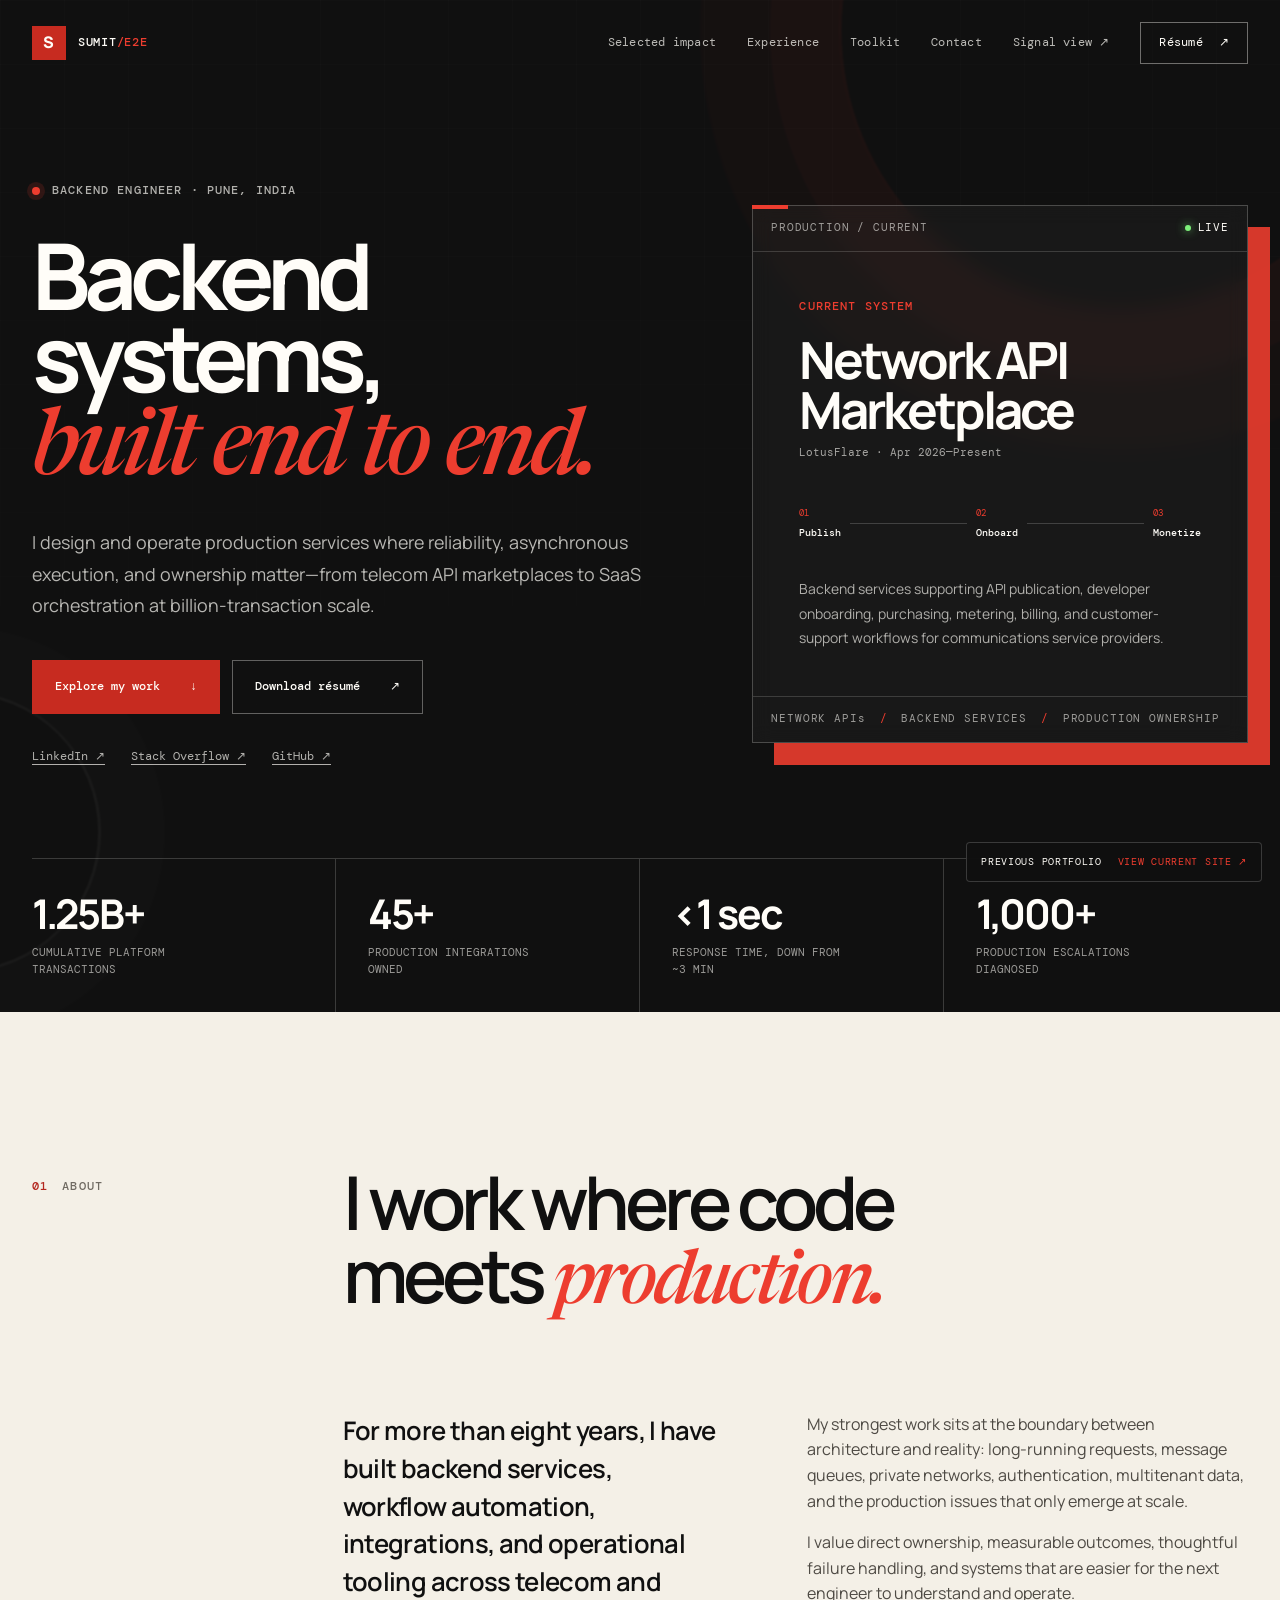
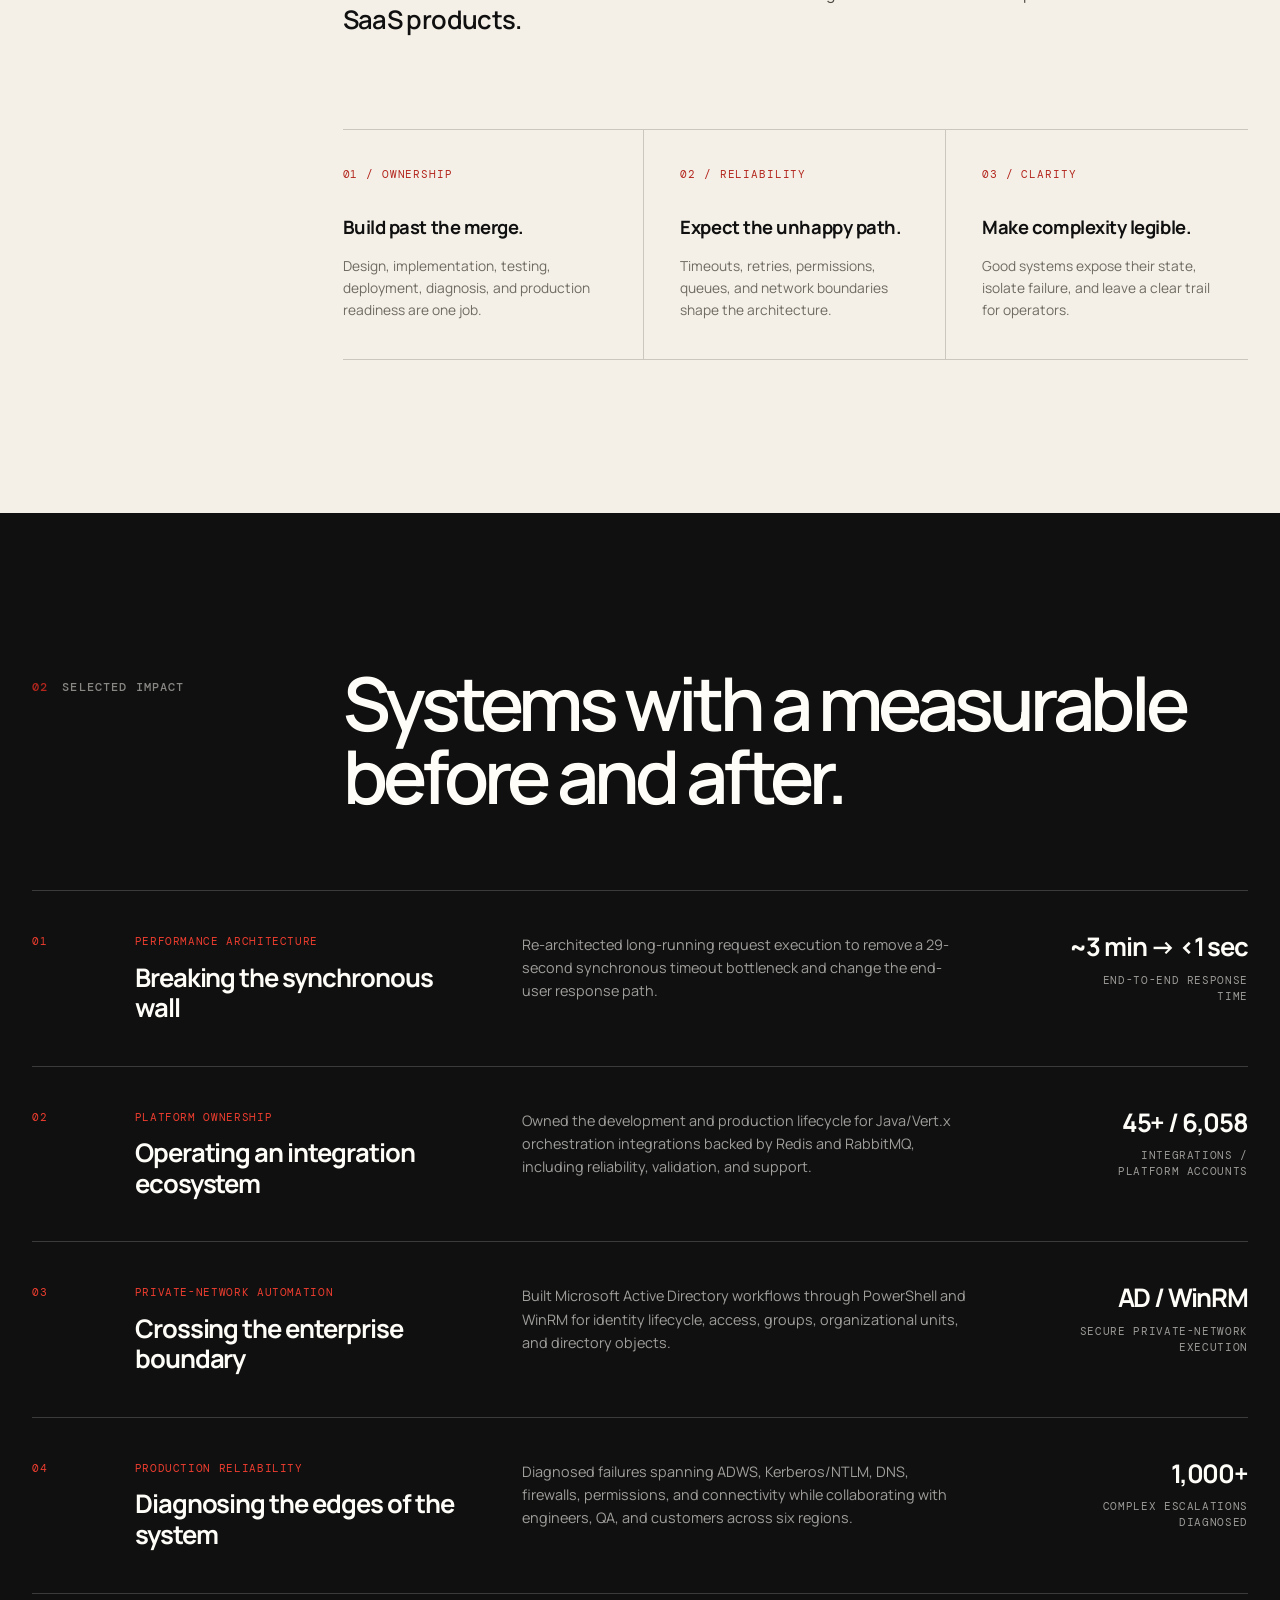
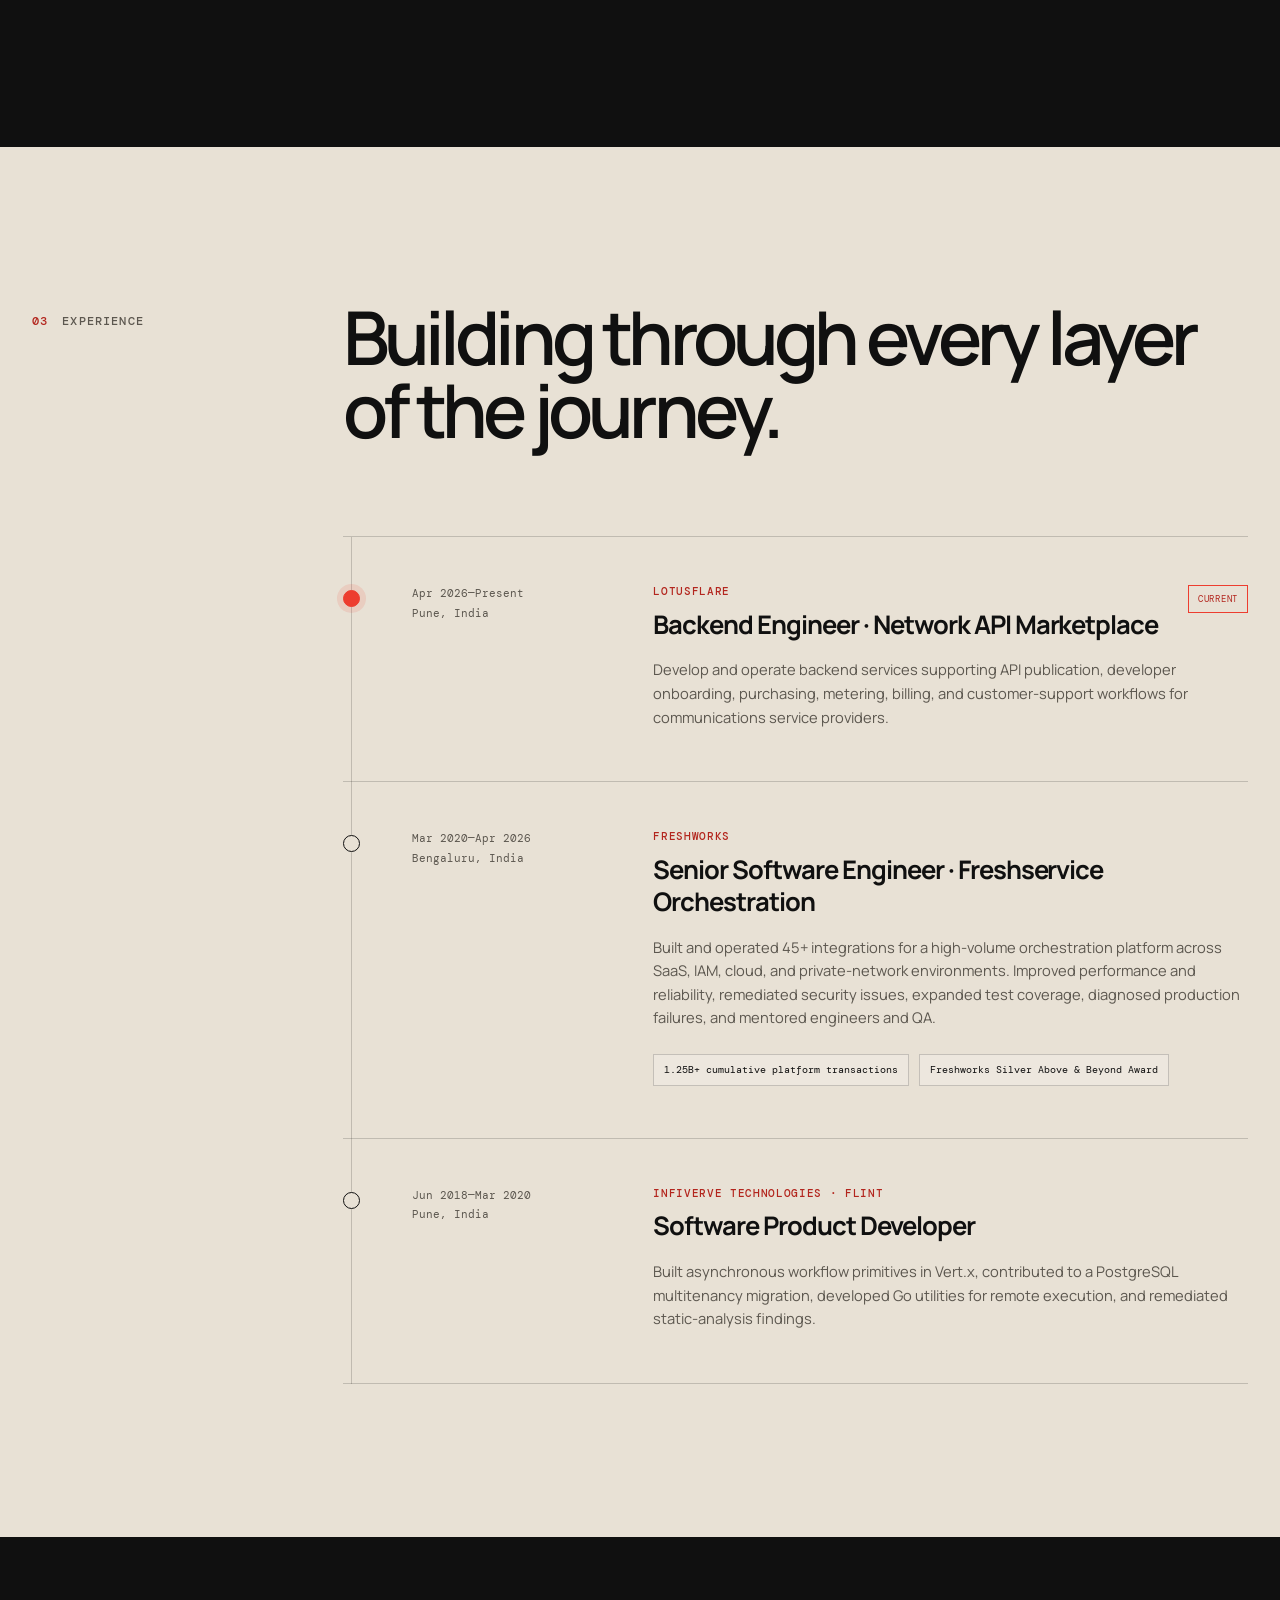
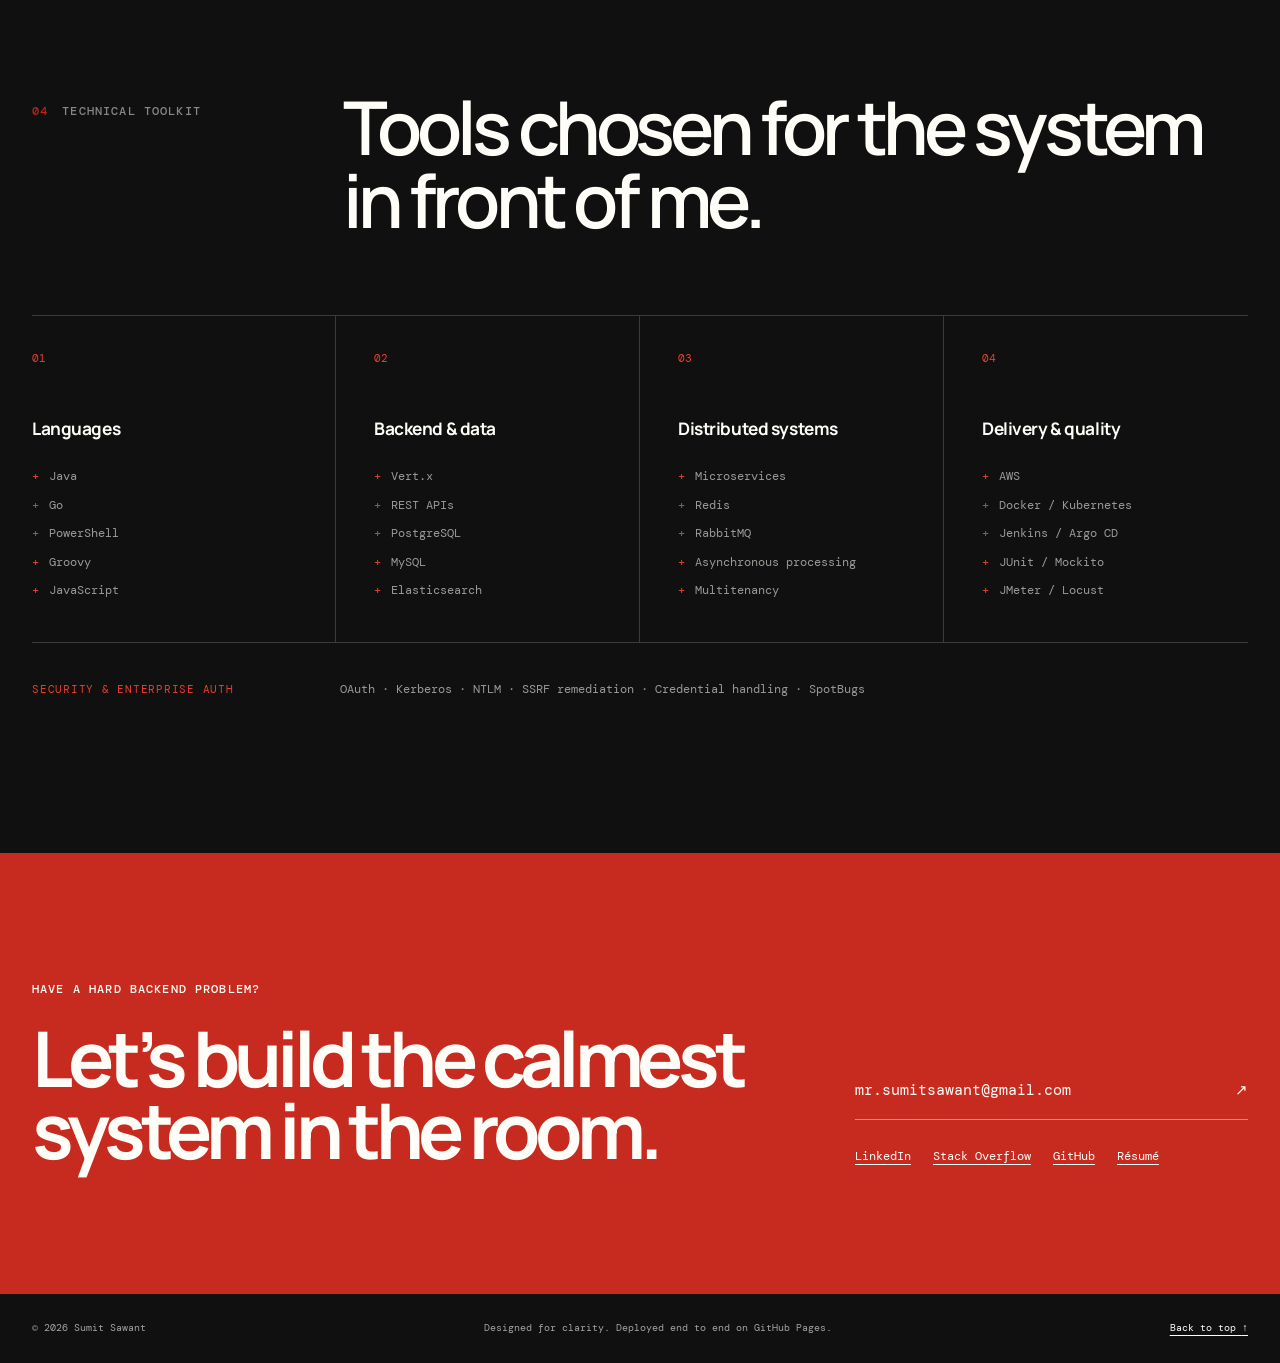
<file: previous/index.html>
<!DOCTYPE html>
<html lang="en">
  <head>
    <meta charset="UTF-8" />
    <meta name="viewport" content="width=device-width, initial-scale=1" />
    <meta
      name="description"
      content="Backend engineer with 8+ years of experience building production SaaS, orchestration, and network API services using Java, Go, Vert.x, Redis, RabbitMQ, and PostgreSQL."
    />
    <meta name="author" content="Sumit Sawant" />
    <meta name="robots" content="noindex, follow" />
    <meta name="theme-color" content="#101010" />
    <link rel="canonical" href="https://sumitsawant.e2e.work/previous/" />

    <meta property="og:title" content="Sumit Sawant — Backend Engineer" />
    <meta
      property="og:description"
      content="Java and Go backend engineering across network APIs, orchestration, distributed systems, and production reliability."
    />
    <meta property="og:type" content="profile" />
    <meta property="og:url" content="https://sumitsawant.e2e.work/previous/" />
    <meta property="og:image" content="https://sumitsawant.e2e.work/previous/og.png" />
    <meta property="og:image:width" content="1200" />
    <meta property="og:image:height" content="630" />
    <meta property="og:image:alt" content="Sumit Sawant — Backend Engineer" />
    <meta name="twitter:card" content="summary_large_image" />
    <meta name="twitter:title" content="Sumit Sawant — Backend Engineer" />
    <meta
      name="twitter:description"
      content="Building reliable Java and Go services, from telecom network APIs to integrations on an orchestration platform processing 1.25B+ cumulative transactions."
    />
    <meta name="twitter:image" content="https://sumitsawant.e2e.work/previous/og.png" />
    <meta name="twitter:image:alt" content="Sumit Sawant — Backend Engineer" />

    <link rel="icon" href="favicon.svg?v=3" type="image/svg+xml" />
    <link rel="icon" href="favicon.png?v=3" type="image/png" sizes="32x32" />
    <link rel="apple-touch-icon" href="apple-touch-icon.png?v=3" sizes="180x180" />
    <link rel="preconnect" href="https://fonts.googleapis.com" />
    <link rel="preconnect" href="https://fonts.gstatic.com" crossorigin />
    <link
      href="https://fonts.googleapis.com/css2?family=DM+Mono:wght@400;500&amp;family=Manrope:wght@400;500;600;700;800&amp;family=Newsreader:ital,opsz,wght@1,6..72,500&amp;display=swap"
      rel="stylesheet"
    />

    <title>Sumit Sawant — Backend Engineer | Java &amp; Go</title>
    <link rel="stylesheet" href="styles.css" />

    <script type="application/ld+json">
      {
        "@context": "https://schema.org",
        "@type": "ProfilePage",
        "mainEntity": {
          "@type": "Person",
          "name": "Sumit Sawant",
          "url": "https://sumitsawant.e2e.work/previous/",
          "jobTitle": "Backend Engineer",
          "worksFor": {
            "@type": "Organization",
            "name": "LotusFlare",
            "url": "https://lotusflare.com/"
          },
          "email": "mr.sumitsawant@gmail.com",
          "homeLocation": {
            "@type": "Place",
            "name": "Pune, Maharashtra, India"
          },
          "sameAs": [
            "https://www.linkedin.com/in/sumitsawant/",
            "https://github.com/sumitsawant",
            "https://stackoverflow.com/users/9969525/sumit-sawant"
          ],
          "knowsAbout": [
            "Java",
            "Go",
            "Distributed systems",
            "Microservices",
            "Redis",
            "RabbitMQ",
            "PostgreSQL"
          ]
        }
      }
    </script>
  </head>

  <body>
    <a class="skip-link" href="#main-content">Skip to content</a>
    <aside class="archive-notice" aria-label="Archived version notice">
      <span>Previous portfolio</span>
      <a href="../">View current site <span aria-hidden="true">↗</span></a>
    </aside>

    <header class="site-header" data-header>
      <nav class="nav shell" aria-label="Primary navigation">
        <a class="wordmark" href="#top" aria-label="S SUMIT/E2E — Sumit Sawant home">
          <span class="wordmark-mark" aria-hidden="true">S</span>
          <span class="wordmark-text">SUMIT<span>/E2E</span></span>
        </a>

        <button class="menu-toggle" type="button" aria-expanded="false" aria-controls="nav-links">
          <span class="sr-only">Toggle navigation</span>
          <span aria-hidden="true"></span>
          <span aria-hidden="true"></span>
        </button>

        <div class="nav-links" id="nav-links" data-nav-links>
          <a href="#impact">Selected impact</a>
          <a href="#experience">Experience</a>
          <a href="#toolkit">Toolkit</a>
          <a href="#contact">Contact</a>
          <a class="nav-experiment" href="pixel.html">Signal view <span aria-hidden="true">↗</span></a>
          <a class="nav-resume" href="SumitSawant.pdf?v=d530266f" target="_blank" rel="noreferrer">
            Résumé <span aria-hidden="true">↗</span>
          </a>
        </div>
      </nav>
    </header>

    <main id="main-content">
      <section class="hero" id="top" aria-labelledby="hero-title">
        <div class="hero-grid" aria-hidden="true"></div>
        <div class="hero-orb hero-orb-one" aria-hidden="true"></div>
        <div class="hero-orb hero-orb-two" aria-hidden="true"></div>

        <div class="shell hero-layout">
          <div class="hero-copy">
            <p class="eyebrow reveal">
              <span class="status-dot" aria-hidden="true"></span>
              Backend Engineer · Pune, India
            </p>
            <h1 id="hero-title" class="reveal reveal-delay-1">
              Backend systems,<br />
              <em>built end to end.</em>
            </h1>
            <p class="hero-intro reveal reveal-delay-2">
              I design and operate production services where reliability, asynchronous execution, and ownership
              matter—from telecom API marketplaces to SaaS orchestration at billion-transaction scale.
            </p>

            <div class="hero-actions reveal reveal-delay-3">
              <a class="button button-primary" href="#impact">
                Explore my work
                <span aria-hidden="true">↓</span>
              </a>
              <a class="button button-ghost" href="SumitSawant.pdf?v=d530266f" download>
                Download résumé
                <span aria-hidden="true">↗</span>
              </a>
            </div>

            <nav class="profile-links reveal reveal-delay-3" aria-label="Professional profiles">
              <a href="https://www.linkedin.com/in/sumitsawant/" target="_blank" rel="noreferrer">
                LinkedIn <span aria-hidden="true">↗</span>
              </a>
              <a href="https://stackoverflow.com/users/9969525/sumit-sawant" target="_blank" rel="noreferrer">
                Stack Overflow <span aria-hidden="true">↗</span>
              </a>
              <a href="https://github.com/sumitsawant" target="_blank" rel="noreferrer">
                GitHub <span aria-hidden="true">↗</span>
              </a>
            </nav>
          </div>

          <div class="system-card reveal reveal-delay-2" role="region" aria-label="Current engineering focus">
            <div class="system-card-head">
              <span>PRODUCTION / CURRENT</span>
              <span class="live-indicator"><i aria-hidden="true"></i> LIVE</span>
            </div>
            <div class="system-card-body">
              <p class="system-label">CURRENT SYSTEM</p>
              <h2>Network API<br />Marketplace</h2>
              <p class="system-company">LotusFlare · Apr 2026—Present</p>

              <div class="flow" aria-hidden="true">
                <div class="flow-node">
                  <span>01</span>
                  <strong>Publish</strong>
                </div>
                <div class="flow-line"><i></i></div>
                <div class="flow-node">
                  <span>02</span>
                  <strong>Onboard</strong>
                </div>
                <div class="flow-line"><i></i></div>
                <div class="flow-node">
                  <span>03</span>
                  <strong>Monetize</strong>
                </div>
              </div>

              <p class="system-note">
                Backend services supporting API publication, developer onboarding, purchasing, metering, billing,
                and customer-support workflows for communications service providers.
              </p>
            </div>
            <div class="system-card-foot">
              <span>NETWORK APIs</span>
              <span>BACKEND SERVICES</span>
              <span>PRODUCTION OWNERSHIP</span>
            </div>
          </div>
        </div>

        <div class="shell metrics" role="list" aria-label="Career highlights">
          <div class="metric reveal" role="listitem">
            <strong>1.25B+</strong>
            <span>Cumulative platform transactions</span>
          </div>
          <div class="metric reveal reveal-delay-1" role="listitem">
            <strong>45+</strong>
            <span>Production integrations owned</span>
          </div>
          <div class="metric reveal reveal-delay-2" role="listitem">
            <strong>&lt;1 sec</strong>
            <span>Response time, down from ~3 min</span>
          </div>
          <div class="metric reveal reveal-delay-3" role="listitem">
            <strong>1,000+</strong>
            <span>Production escalations diagnosed</span>
          </div>
        </div>
      </section>

      <section class="section about" id="about" aria-labelledby="about-title">
        <div class="shell section-grid">
          <div class="section-kicker reveal">
            <span>01</span>
            <p>About</p>
          </div>
          <div class="about-content">
            <h2 id="about-title" class="display-heading reveal">
              I work where code<br />
              meets <em>production.</em>
            </h2>
            <div class="about-columns">
              <p class="about-lead reveal">
                For more than eight years, I have built backend services, workflow automation, integrations, and
                operational tooling across telecom and SaaS products.
              </p>
              <div class="about-detail reveal reveal-delay-1">
                <p>
                  My strongest work sits at the boundary between architecture and reality: long-running requests,
                  message queues, private networks, authentication, multitenant data, and the production issues that
                  only emerge at scale.
                </p>
                <p>
                  I value direct ownership, measurable outcomes, thoughtful failure handling, and systems that are
                  easier for the next engineer to understand and operate.
                </p>
              </div>
            </div>

            <div class="principles" role="list" aria-label="Engineering principles">
              <div class="principle reveal" role="listitem">
                <span>01 / OWNERSHIP</span>
                <h3>Build past the merge.</h3>
                <p>Design, implementation, testing, deployment, diagnosis, and production readiness are one job.</p>
              </div>
              <div class="principle reveal reveal-delay-1" role="listitem">
                <span>02 / RELIABILITY</span>
                <h3>Expect the unhappy path.</h3>
                <p>Timeouts, retries, permissions, queues, and network boundaries shape the architecture.</p>
              </div>
              <div class="principle reveal reveal-delay-2" role="listitem">
                <span>03 / CLARITY</span>
                <h3>Make complexity legible.</h3>
                <p>Good systems expose their state, isolate failure, and leave a clear trail for operators.</p>
              </div>
            </div>
          </div>
        </div>
      </section>

      <section class="section impact" id="impact" aria-labelledby="impact-title">
        <div class="shell">
          <div class="section-intro inverse">
            <div class="section-kicker reveal">
              <span>02</span>
              <p>Selected impact</p>
            </div>
            <h2 id="impact-title" class="display-heading reveal">Systems with a measurable before and after.</h2>
          </div>

          <div class="impact-list">
            <article class="impact-row reveal">
              <div class="impact-index">01</div>
              <div class="impact-title">
                <span>Performance architecture</span>
                <h3>Breaking the synchronous wall</h3>
              </div>
              <p>
                Re-architected long-running request execution to remove a 29-second synchronous timeout bottleneck
                and change the end-user response path.
              </p>
              <div class="impact-result">
                <strong>~3 min → &lt;1 sec</strong>
                <span>End-to-end response time</span>
              </div>
            </article>

            <article class="impact-row reveal">
              <div class="impact-index">02</div>
              <div class="impact-title">
                <span>Platform ownership</span>
                <h3>Operating an integration ecosystem</h3>
              </div>
              <p>
                Owned the development and production lifecycle for Java/Vert.x orchestration integrations backed by
                Redis and RabbitMQ, including reliability, validation, and support.
              </p>
              <div class="impact-result">
                <strong>45+ / 6,058</strong>
                <span>Integrations / platform accounts</span>
              </div>
            </article>

            <article class="impact-row reveal">
              <div class="impact-index">03</div>
              <div class="impact-title">
                <span>Private-network automation</span>
                <h3>Crossing the enterprise boundary</h3>
              </div>
              <p>
                Built Microsoft Active Directory workflows through PowerShell and WinRM for identity lifecycle,
                access, groups, organizational units, and directory objects.
              </p>
              <div class="impact-result">
                <strong>AD / WinRM</strong>
                <span>Secure private-network execution</span>
              </div>
            </article>

            <article class="impact-row reveal">
              <div class="impact-index">04</div>
              <div class="impact-title">
                <span>Production reliability</span>
                <h3>Diagnosing the edges of the system</h3>
              </div>
              <p>
                Diagnosed failures spanning ADWS, Kerberos/NTLM, DNS, firewalls, permissions, and connectivity while
                collaborating with engineers, QA, and customers across six regions.
              </p>
              <div class="impact-result">
                <strong>1,000+</strong>
                <span>Complex escalations diagnosed</span>
              </div>
            </article>
          </div>
        </div>
      </section>

      <section class="section experience" id="experience" aria-labelledby="experience-title">
        <div class="shell section-grid">
          <div class="section-kicker reveal">
            <span>03</span>
            <p>Experience</p>
          </div>
          <div>
            <h2 id="experience-title" class="display-heading reveal">Building through every layer of the journey.</h2>

            <div class="timeline">
              <article class="timeline-item current reveal">
                <span class="timeline-marker" aria-hidden="true"></span>
                <div class="timeline-meta">
                  <p>Apr 2026—Present</p>
                  <p>Pune, India</p>
                </div>
                <div class="timeline-content">
                  <div class="role-line">
                    <div>
                      <p class="company">LotusFlare</p>
                      <h3>Backend Engineer · Network API Marketplace</h3>
                    </div>
                    <span class="current-badge">CURRENT</span>
                  </div>
                  <p>
                    Develop and operate backend services supporting API publication, developer onboarding,
                    purchasing, metering, billing, and customer-support workflows for communications service providers.
                  </p>
                </div>
              </article>

              <article class="timeline-item reveal">
                <span class="timeline-marker" aria-hidden="true"></span>
                <div class="timeline-meta">
                  <p>Mar 2020—Apr 2026</p>
                  <p>Bengaluru, India</p>
                </div>
                <div class="timeline-content">
                  <p class="company">Freshworks</p>
                  <h3>Senior Software Engineer · Freshservice Orchestration</h3>
                  <p>
                    Built and operated 45+ integrations for a high-volume orchestration platform across SaaS, IAM,
                    cloud, and private-network environments. Improved performance and reliability, remediated security
                    issues, expanded test coverage, diagnosed production failures, and mentored engineers and QA.
                  </p>
                  <ul class="timeline-highlights">
                    <li>1.25B+ cumulative platform transactions</li>
                    <li>Freshworks Silver Above &amp; Beyond Award</li>
                  </ul>
                </div>
              </article>

              <article class="timeline-item reveal">
                <span class="timeline-marker" aria-hidden="true"></span>
                <div class="timeline-meta">
                  <p>Jun 2018—Mar 2020</p>
                  <p>Pune, India</p>
                </div>
                <div class="timeline-content">
                  <p class="company">Infiverve Technologies · Flint</p>
                  <h3>Software Product Developer</h3>
                  <p>
                    Built asynchronous workflow primitives in Vert.x, contributed to a PostgreSQL multitenancy
                    migration, developed Go utilities for remote execution, and remediated static-analysis findings.
                  </p>
                </div>
              </article>
            </div>
          </div>
        </div>
      </section>

      <section class="section toolkit" id="toolkit" aria-labelledby="toolkit-title">
        <div class="shell">
          <div class="section-intro inverse">
            <div class="section-kicker reveal">
              <span>04</span>
              <p>Technical toolkit</p>
            </div>
            <h2 id="toolkit-title" class="display-heading reveal">Tools chosen for the system in front of me.</h2>
          </div>

          <div class="toolkit-grid">
            <div class="tool-group reveal">
              <div class="tool-number">01</div>
              <h3>Languages</h3>
              <ul>
                <li>Java</li>
                <li>Go</li>
                <li>PowerShell</li>
                <li>Groovy</li>
                <li>JavaScript</li>
              </ul>
            </div>
            <div class="tool-group reveal reveal-delay-1">
              <div class="tool-number">02</div>
              <h3>Backend &amp; data</h3>
              <ul>
                <li>Vert.x</li>
                <li>REST APIs</li>
                <li>PostgreSQL</li>
                <li>MySQL</li>
                <li>Elasticsearch</li>
              </ul>
            </div>
            <div class="tool-group reveal reveal-delay-2">
              <div class="tool-number">03</div>
              <h3>Distributed systems</h3>
              <ul>
                <li>Microservices</li>
                <li>Redis</li>
                <li>RabbitMQ</li>
                <li>Asynchronous processing</li>
                <li>Multitenancy</li>
              </ul>
            </div>
            <div class="tool-group reveal reveal-delay-3">
              <div class="tool-number">04</div>
              <h3>Delivery &amp; quality</h3>
              <ul>
                <li>AWS</li>
                <li>Docker / Kubernetes</li>
                <li>Jenkins / Argo CD</li>
                <li>JUnit / Mockito</li>
                <li>JMeter / Locust</li>
              </ul>
            </div>
          </div>

          <div class="security-line reveal">
            <span>SECURITY &amp; ENTERPRISE AUTH</span>
            <p>OAuth · Kerberos · NTLM · SSRF remediation · Credential handling · SpotBugs</p>
          </div>
        </div>
      </section>

      <section class="contact" id="contact" aria-labelledby="contact-title">
        <div class="shell contact-layout">
          <div>
            <p class="contact-kicker reveal">Have a hard backend problem?</p>
            <h2 id="contact-title" class="reveal reveal-delay-1">Let’s build the calmest system in the room.</h2>
          </div>
          <div class="contact-actions reveal reveal-delay-2">
            <a class="contact-email" href="mailto:mr.sumitsawant@gmail.com">
              mr.sumitsawant@gmail.com
              <span aria-hidden="true">↗</span>
            </a>
            <div class="contact-links">
              <a href="https://www.linkedin.com/in/sumitsawant/" target="_blank" rel="noreferrer">LinkedIn</a>
              <a href="https://stackoverflow.com/users/9969525/sumit-sawant" target="_blank" rel="noreferrer">Stack Overflow</a>
              <a href="https://github.com/sumitsawant" target="_blank" rel="noreferrer">GitHub</a>
              <a href="SumitSawant.pdf?v=d530266f" target="_blank" rel="noreferrer">Résumé</a>
            </div>
          </div>
        </div>
      </section>
    </main>

    <footer class="site-footer">
      <div class="shell footer-layout">
        <p>© <span data-year>2026</span> Sumit Sawant</p>
        <p>Designed for clarity. Deployed end to end on GitHub Pages.</p>
        <a href="#top">Back to top <span aria-hidden="true">↑</span></a>
      </div>
    </footer>

    <script src="script.js" defer></script>
  </body>
</html>
</file>
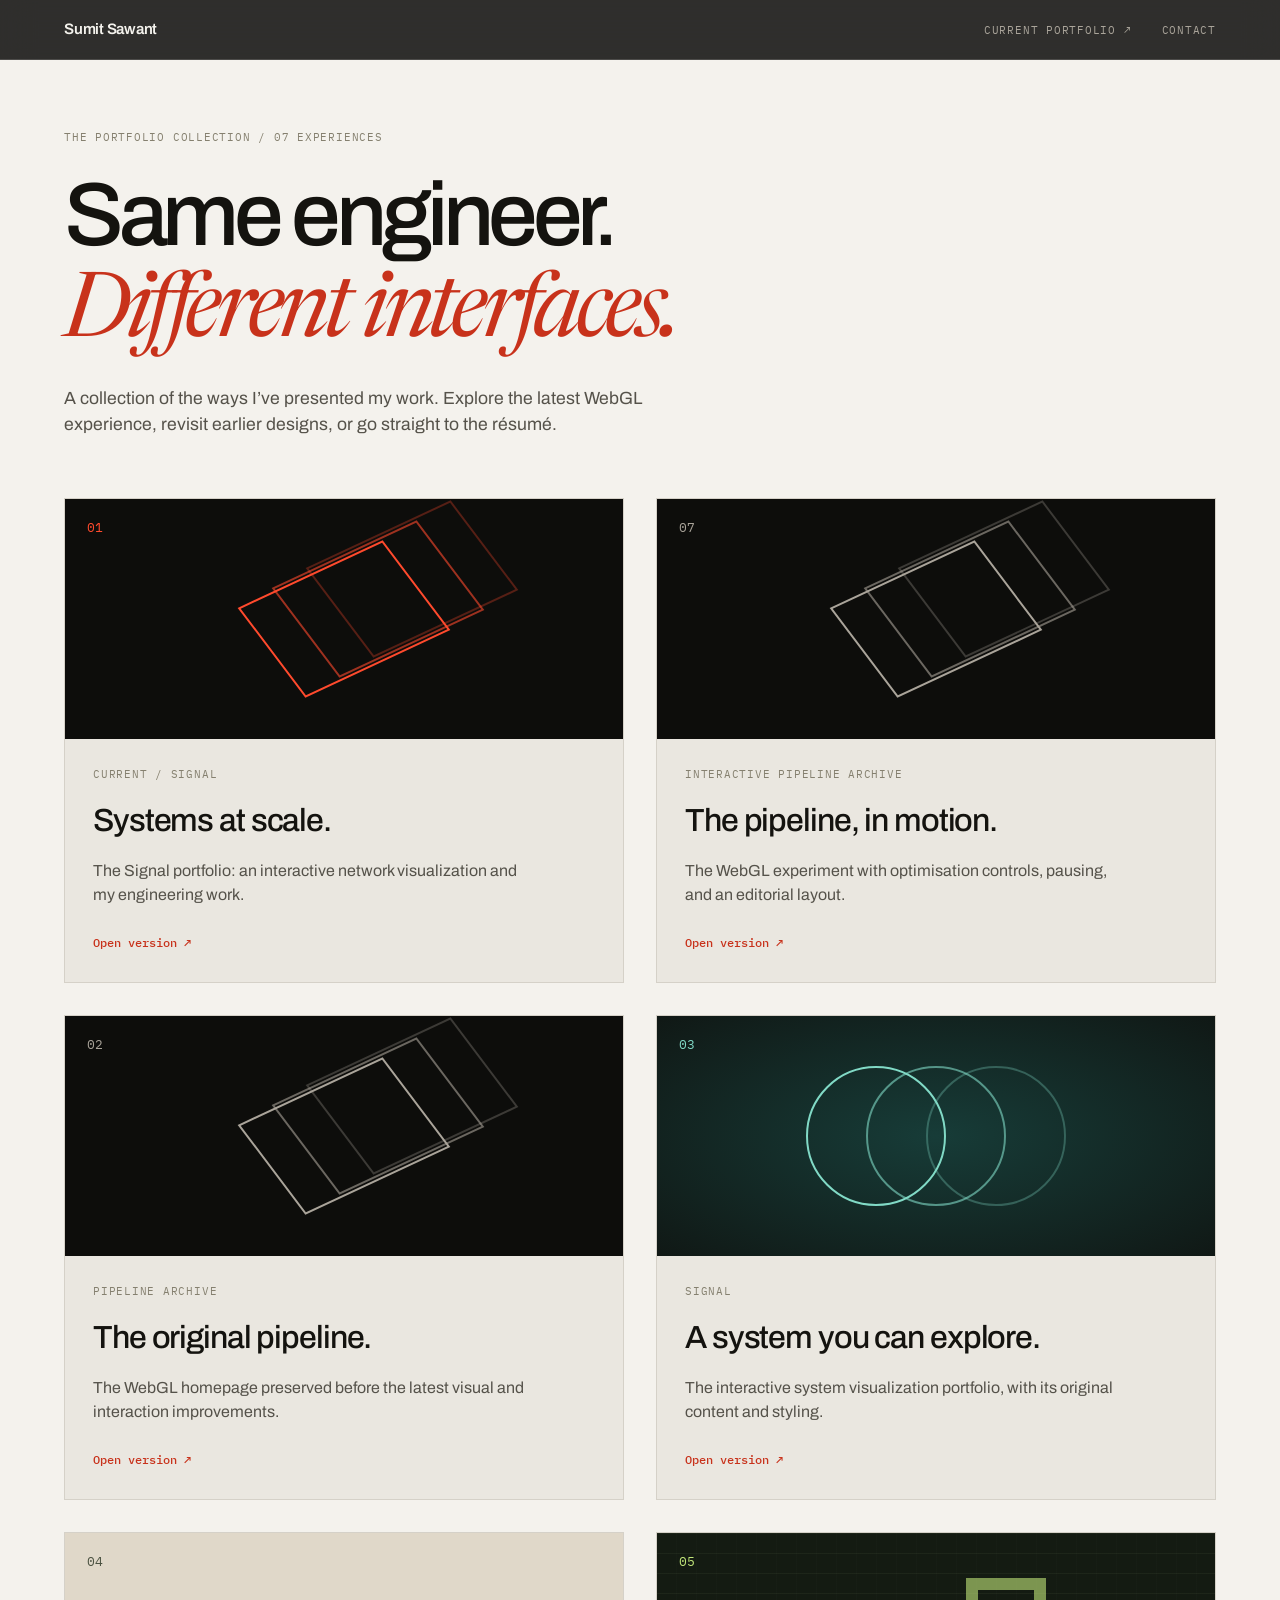
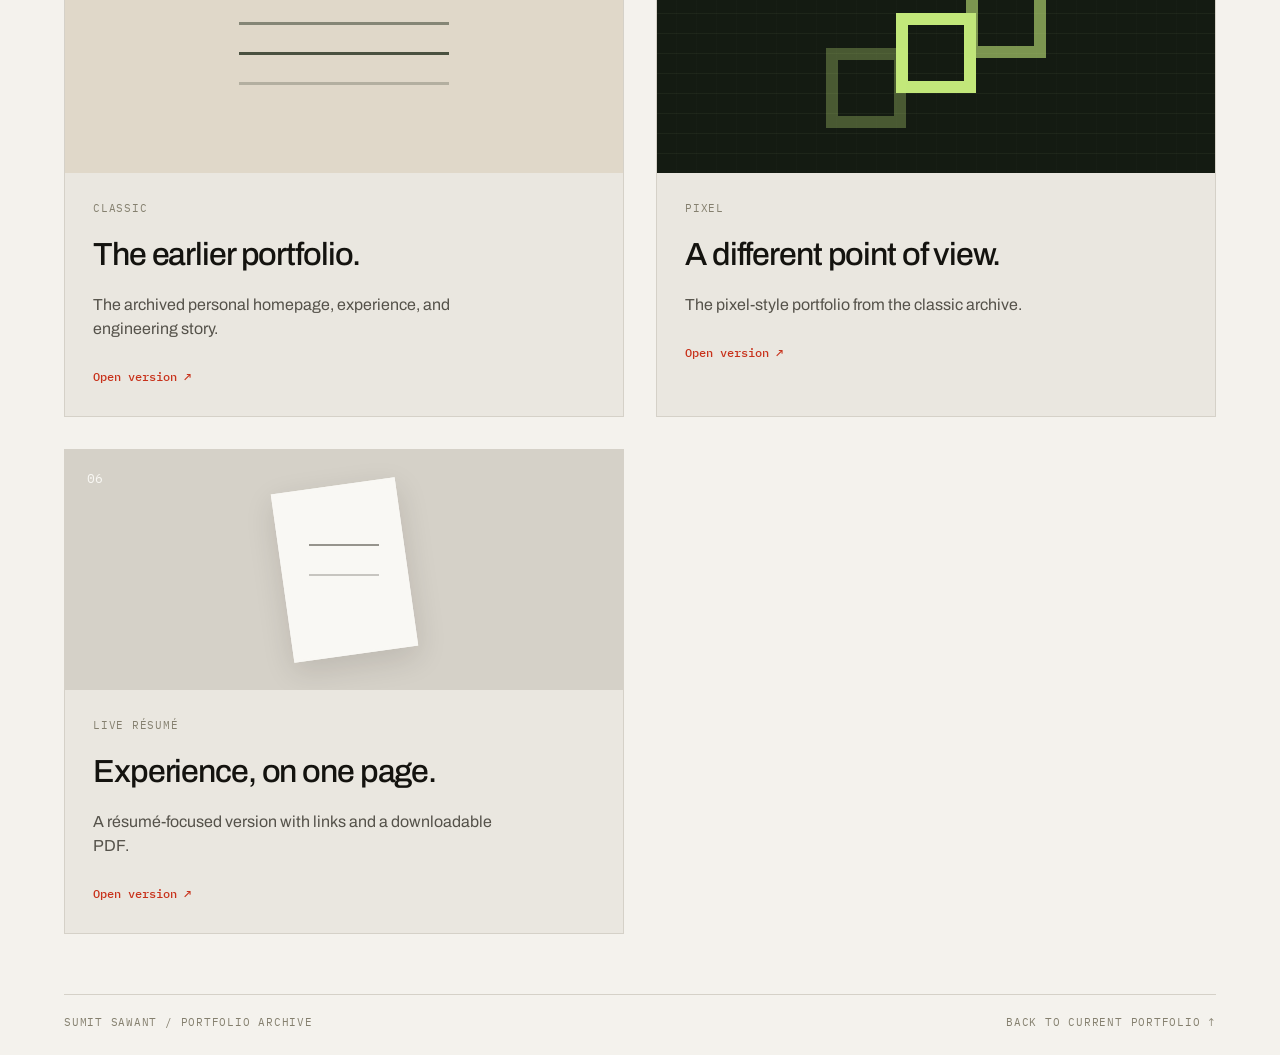
<file: versions/index.html>
<!doctype html><html lang="en"><head><meta charset="utf-8"><meta name="viewport" content="width=device-width,initial-scale=1"><title>Portfolio versions — Sumit Sawant</title><meta name="description" content="Explore Sumit Sawant’s portfolio designs: WebGL pipeline, signal, classic, pixel, and live résumé."><link rel="canonical" href="https://sumitsawant.e2e.work/versions/"><link rel="icon" href="../favicon.svg"><link rel="stylesheet" href="base.css"><link rel="stylesheet" href="gallery.css"></head><body><a class="skip" href="#versions">Skip to versions</a><header class="masthead"><a class="masthead__name" href="../">Sumit Sawant</a><nav class="masthead__nav" aria-label="Primary"><a href="../">Current portfolio ↗</a><a href="../#contact">Contact</a></nav></header><main class="gallery"><div class="gallery-intro"><p class="meta">The portfolio collection / 07 experiences</p><h1>Same engineer.<br><em>Different interfaces.</em></h1><p>A collection of the ways I’ve presented my work. Explore the latest WebGL experience, revisit earlier designs, or go straight to the résumé.</p></div><section class="version-grid" id="versions" aria-label="All portfolio versions"><a class="version-card current" href="../"><div class="version-art" aria-hidden="true"><span>01</span><i></i><i></i><i></i></div><div class="version-copy"><p class="meta">Current / Signal</p><h2>Systems at scale.</h2><p>The Signal portfolio: an interactive network visualization and my engineering work.</p><span class="version-open">Open version ↗</span></div></a><a class="version-card pipeline" href="interactive-pipeline/"><div class="version-art" aria-hidden="true"><span>07</span><i></i><i></i><i></i></div><div class="version-copy"><p class="meta">Interactive pipeline archive</p><h2>The pipeline, in motion.</h2><p>The WebGL experiment with optimisation controls, pausing, and an editorial layout.</p><span class="version-open">Open version ↗</span></div></a><a class="version-card pipeline" href="pipeline/"><div class="version-art" aria-hidden="true"><span>02</span><i></i><i></i><i></i></div><div class="version-copy"><p class="meta">Pipeline archive</p><h2>The original pipeline.</h2><p>The WebGL homepage preserved before the latest visual and interaction improvements.</p><span class="version-open">Open version ↗</span></div></a><a class="version-card signal" href="../signal/"><div class="version-art" aria-hidden="true"><span>03</span><i></i><i></i><i></i></div><div class="version-copy"><p class="meta">Signal</p><h2>A system you can explore.</h2><p>The interactive system visualization portfolio, with its original content and styling.</p><span class="version-open">Open version ↗</span></div></a><a class="version-card classic" href="../previous/"><div class="version-art" aria-hidden="true"><span>04</span><i></i><i></i><i></i></div><div class="version-copy"><p class="meta">Classic</p><h2>The earlier portfolio.</h2><p>The archived personal homepage, experience, and engineering story.</p><span class="version-open">Open version ↗</span></div></a><a class="version-card pixel" href="../previous/pixel.html"><div class="version-art" aria-hidden="true"><span>05</span><i></i><i></i><i></i></div><div class="version-copy"><p class="meta">Pixel</p><h2>A different point of view.</h2><p>The pixel-style portfolio from the classic archive.</p><span class="version-open">Open version ↗</span></div></a><a class="version-card resume" href="../liveresume/"><div class="version-art" aria-hidden="true"><span>06</span><i></i><i></i><i></i></div><div class="version-copy"><p class="meta">Live résumé</p><h2>Experience, on one page.</h2><p>A résumé-focused version with links and a downloadable PDF.</p><span class="version-open">Open version ↗</span></div></a></section><footer class="gallery-footer meta"><span>Sumit Sawant / Portfolio archive</span><a href="../">Back to current portfolio ↑</a></footer></main></body></html>
</file>
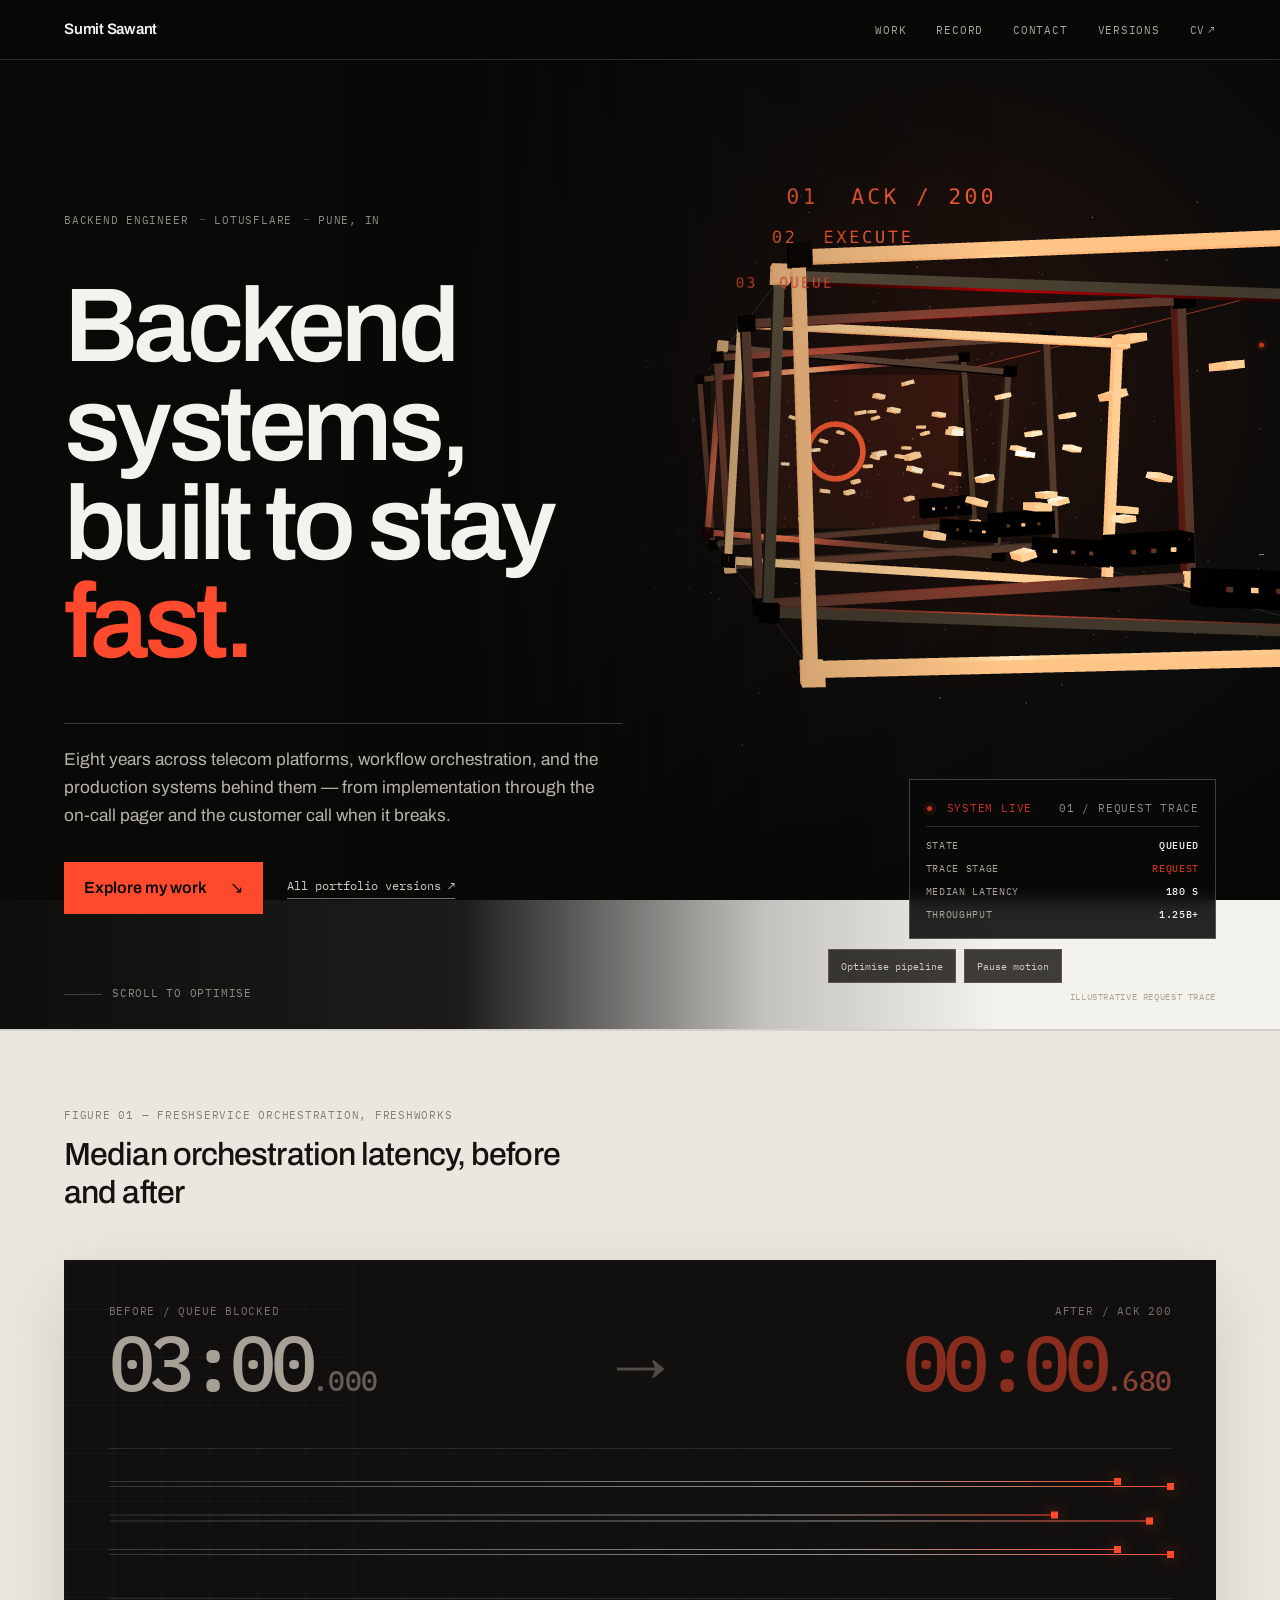
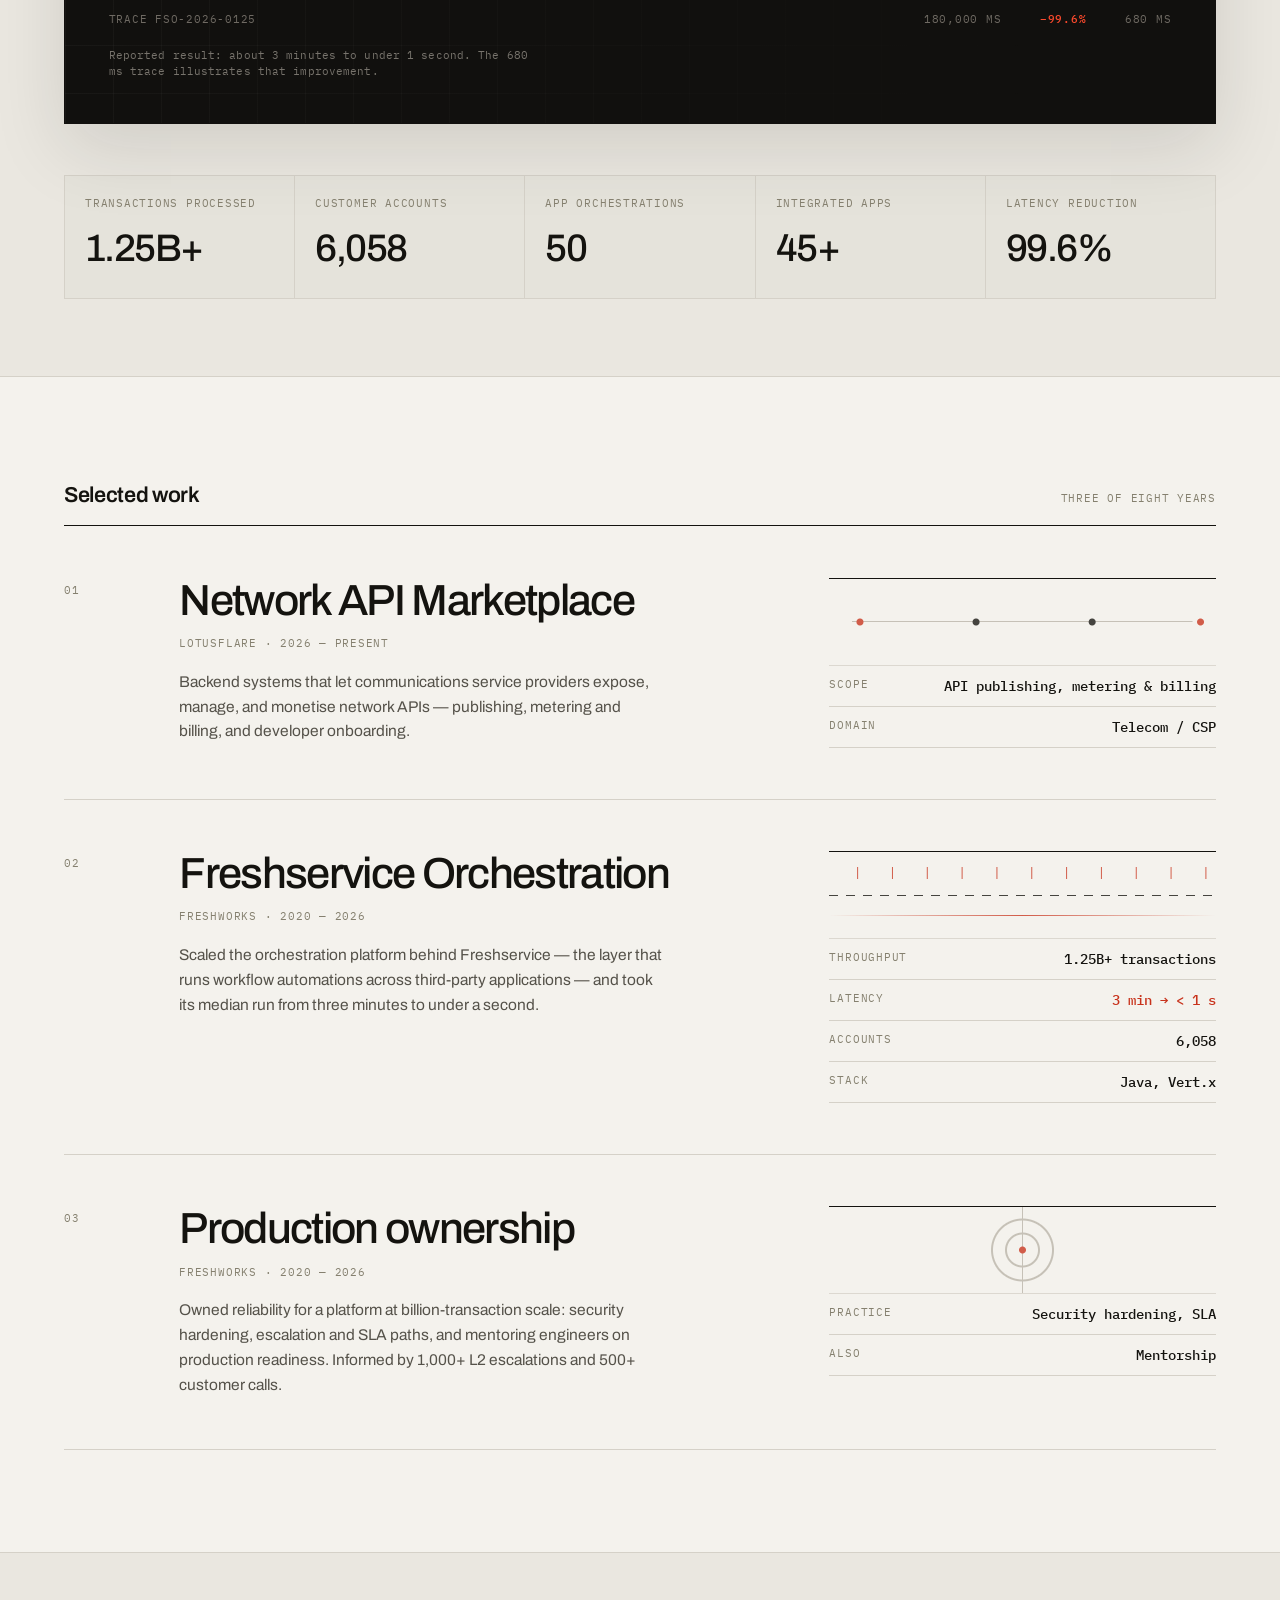
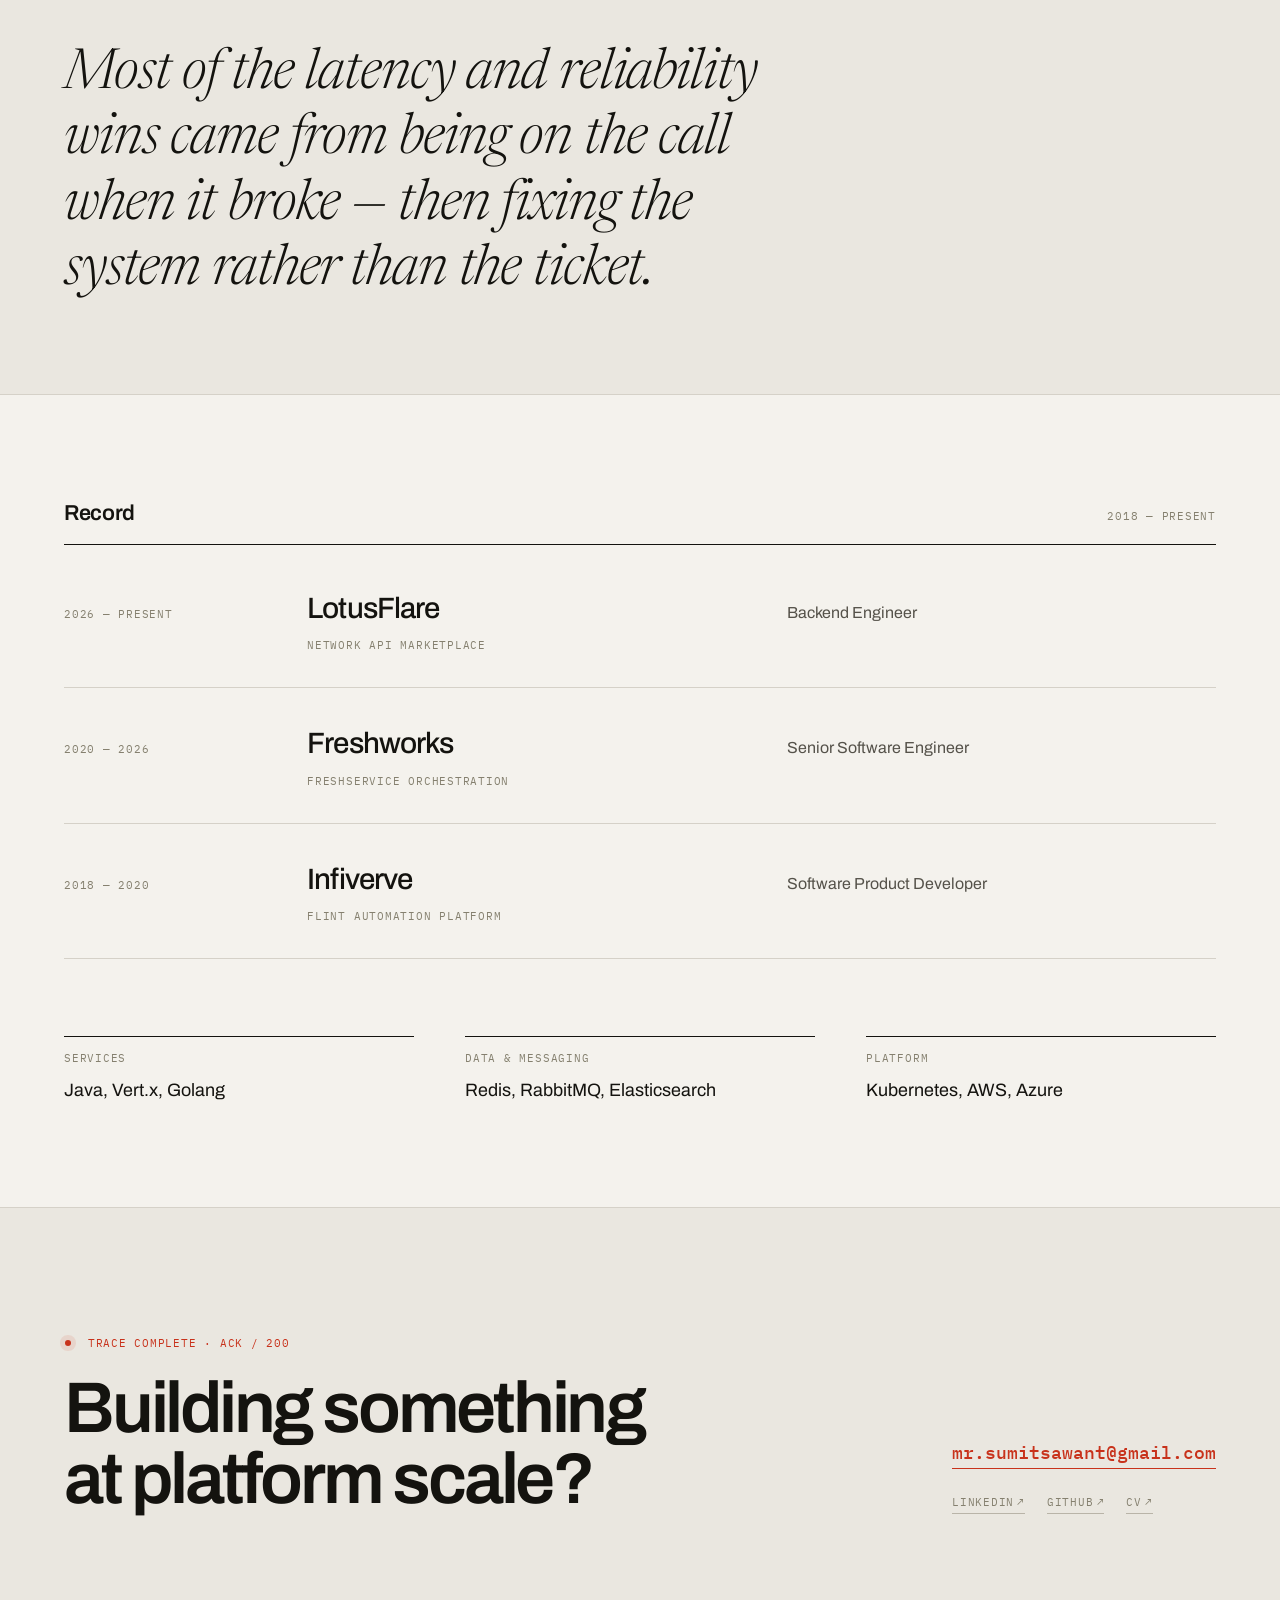
<file: versions/interactive-pipeline/index.html>
<!DOCTYPE html>
<html lang="en">
  <head>
    <base href="../../" />
    <meta charset="UTF-8" />
    <meta name="viewport" content="width=device-width, initial-scale=1" />
    <meta name="description" content="Sumit Sawant — backend engineer. Telecom platforms, workflow orchestration, and the production systems behind them. 1.25B+ transactions, 3 min to under 1 second." />
    <meta name="author" content="Sumit Sawant" />
    <meta name="robots" content="index, follow" />
    <meta name="theme-color" content="#f4f2ed" />
    <link rel="canonical" href="https://sumitsawant.e2e.work/" />
    <meta property="og:title" content="Sumit Sawant — Backend Engineer" />
    <meta property="og:description" content="Telecom platforms, workflow orchestration, and the production systems behind them." />
    <meta property="og:type" content="website" />
    <meta property="og:url" content="https://sumitsawant.e2e.work/" />
    <meta property="og:image" content="https://sumitsawant.e2e.work/og.png" />
    <meta property="og:image:width" content="1200" />
    <meta property="og:image:height" content="630" />
    <meta property="og:image:alt" content="Sumit Sawant — Backend Engineer. Backend systems, built to stay fast." />
    <meta property="og:site_name" content="Sumit Sawant" />
    <meta name="twitter:card" content="summary_large_image" />
    <meta name="twitter:image" content="https://sumitsawant.e2e.work/og.png" />
    <meta name="twitter:image:alt" content="Sumit Sawant — Backend Engineer. Backend systems, built to stay fast." />
    <link rel="icon" href="favicon.svg" type="image/svg+xml" />
    <link rel="icon" href="favicon.png" type="image/png" sizes="32x32" />
    <link rel="apple-touch-icon" href="apple-touch-icon.png" sizes="180x180" />
    <title>Sumit Sawant — Backend Engineer</title>
    <link rel="preconnect" href="https://fonts.googleapis.com" />
    <link rel="preconnect" href="https://fonts.gstatic.com" crossorigin />
    <link rel="preconnect" href="https://cdn.jsdelivr.net" crossorigin />
    <link rel="stylesheet" href="versions/interactive-pipeline/styles.css" />
    <script type="module" src="versions/interactive-pipeline/script.js"></script>
    <script type="application/ld+json">
      {
        "@context": "https://schema.org",
        "@type": "Person",
        "name": "Sumit Sawant",
        "url": "https://sumitsawant.e2e.work/",
        "image": "https://sumitsawant.e2e.work/og.png",
        "jobTitle": "Backend Engineer",
        "email": "mailto:mr.sumitsawant@gmail.com",
        "worksFor": { "@type": "Organization", "name": "LotusFlare" },
        "address": { "@type": "PostalAddress", "addressLocality": "Pune", "addressCountry": "IN" },
        "knowsAbout": ["Backend systems", "Network APIs", "Orchestration", "Java", "Vert.x", "Golang", "Kubernetes"],
        "sameAs": ["https://www.linkedin.com/in/sumitsawant/", "https://github.com/sumitsawant"]
      }
    </script>
  </head>
  <body id="top">
    <canvas id="world" aria-hidden="true"></canvas>
    <div class="signal-noise" aria-hidden="true"></div>
    <div class="scroll-meter" aria-hidden="true"><span></span></div>
    <a class="skip" href="#main">Skip to content</a>

    <header class="masthead">
      <a class="masthead__name" href="#top">Sumit Sawant</a>
      <nav class="masthead__nav" aria-label="Primary">
        <a href="#work">Work</a>
        <a href="#record">Record</a>
        <a href="#contact">Contact</a>
        <a href="versions/">Versions</a>
        <a href="SumitSawant-2026.pdf" target="_blank" rel="noreferrer">CV<span aria-hidden="true">↗</span></a>
      </nav>
    </header>

    <main id="main">
      <!-- ── Lede ──────────────────────────────────────────── -->
      <section class="lede">
        <div class="lede__text">
          <p class="meta lede__meta">
            <span>Backend Engineer</span>
            <span>LotusFlare</span>
            <span>Pune, IN</span>
          </p>
          <h1 class="lede__title">Backend systems,<br />built to stay <span>fast.</span></h1>
          <div class="lede__body">
            <p>Eight years across telecom platforms, workflow orchestration, and the production systems behind them — from implementation through the on-call pager and the customer call when it breaks.</p>
          </div>
          <div class="hero-actions">
            <a class="hero-button" href="#work">Explore my work <span aria-hidden="true">↘</span></a>
            <a class="hero-link" href="versions/">All portfolio versions <span aria-hidden="true">↗</span></a>
          </div>
        </div>
        <div class="system-hud" aria-hidden="true">
          <div class="system-hud__head meta">
            <span><i></i> System live</span>
            <span>01 / Request trace</span>
          </div>
          <div class="system-hud__metrics">
            <p><span>State</span><strong data-system-state>Processing</strong></p>
            <p><span>Trace stage</span><strong data-trace-stage>Request</strong></p>
            <p><span>Median latency</span><strong data-latency>180.0 s</strong></p>
            <p><span>Throughput</span><strong>1.25B+</strong></p>
          </div>
        </div>
        <div class="scene-controls" aria-label="Pipeline visualization controls">
          <button type="button" id="scene-mode" aria-pressed="false">Optimise pipeline</button>
          <button type="button" id="scene-pause" aria-pressed="false">Pause motion</button>
          <span class="meta">Illustrative request trace</span>
        </div>
        <p class="scroll-cue meta" aria-hidden="true"><span></span> Scroll to optimise</p>
      </section>

      <!-- ── The proof ─────────────────────────────────────── -->
      <section class="figure-block" aria-labelledby="fig-title">
        <div class="figure-head">
          <p class="meta">Figure 01 — Freshservice Orchestration, Freshworks</p>
          <h2 id="fig-title" class="figure-title">Median orchestration latency, before and after</h2>
        </div>

        <figure class="chart trace-proof" role="img" aria-labelledby="chart-t chart-d">
          <h3 id="chart-t" class="visually-hidden">Median orchestration latency before and after</h3>
          <p id="chart-d" class="visually-hidden">Latency fell from about 180 seconds to under 1 second, a reduction of more than 99 percent.</p>
          <div class="trace-proof__values" aria-hidden="true">
            <div>
              <p class="meta">Before / queue blocked</p>
              <p class="trace-proof__number">03:00<span>.000</span></p>
            </div>
            <p class="trace-proof__arrow">→</p>
            <div>
              <p class="meta">After / ACK 200</p>
              <p class="trace-proof__number trace-proof__number--after">00:00<span>.680</span></p>
            </div>
          </div>
          <div class="trace-proof__lanes" aria-hidden="true">
            <i></i><i></i><i></i><i></i><i></i><i></i>
          </div>
          <div class="trace-proof__footer meta" aria-hidden="true">
            <span>Trace FSO-2026-0125</span>
            <span>180,000 ms</span>
            <strong>−99.6%</strong>
            <span>680 ms</span>
          </div>

          <figcaption class="meta chart__cap">
            Reported result: about 3 minutes to under 1 second. The 680 ms trace illustrates that improvement.
          </figcaption>

          <table class="visually-hidden">
            <caption>Median orchestration latency</caption>
            <thead><tr><th scope="col">Stage</th><th scope="col">Median latency</th></tr></thead>
            <tbody>
              <tr><th scope="row">Before</th><td>180 seconds (3 minutes)</td></tr>
              <tr><th scope="row">After</th><td>Under 1 second</td></tr>
            </tbody>
          </table>
        </figure>

        <dl class="figures">
          <div><dt>Transactions processed</dt><dd>1.25B<span aria-hidden="true">+</span></dd></div>
          <div><dt>Customer accounts</dt><dd>6,058</dd></div>
          <div><dt>App orchestrations</dt><dd>50</dd></div>
          <div><dt>Integrated apps</dt><dd>45<span aria-hidden="true">+</span></dd></div>
          <div><dt>Latency reduction</dt><dd>99.6<span aria-hidden="true">%</span></dd></div>
        </dl>
      </section>

      <!-- ── Selected work ─────────────────────────────────── -->
      <section class="entries" id="work" aria-labelledby="work-h">
        <div class="rule-head">
          <h2 id="work-h">Selected work</h2>
          <p class="meta">Three of eight years</p>
        </div>

        <article class="entry">
          <p class="entry__no meta">01</p>
          <div class="entry__main">
            <h3>Network API Marketplace</h3>
            <p class="entry__org meta">LotusFlare · 2026 — present</p>
            <p class="entry__lede">Backend systems that let communications service providers expose, manage, and monetise network APIs — publishing, metering and billing, and developer onboarding.</p>
          </div>
          <dl class="spec">
            <div><dt>Scope</dt><dd>API publishing, metering &amp; billing</dd></div>
            <div><dt>Domain</dt><dd>Telecom / CSP</dd></div>
          </dl>
        </article>

        <article class="entry">
          <p class="entry__no meta">02</p>
          <div class="entry__main">
            <h3>Freshservice Orchestration</h3>
            <p class="entry__org meta">Freshworks · 2020 — 2026</p>
            <p class="entry__lede">Scaled the orchestration platform behind Freshservice — the layer that runs workflow automations across third-party applications — and took its median run from three minutes to under a second.</p>
          </div>
          <dl class="spec">
            <div><dt>Throughput</dt><dd>1.25B<span aria-hidden="true">+</span> transactions</dd></div>
            <div><dt>Latency</dt><dd><span class="hi">3 min → &lt; 1 s</span></dd></div>
            <div><dt>Accounts</dt><dd>6,058</dd></div>
            <div><dt>Stack</dt><dd>Java, Vert.x</dd></div>
          </dl>
        </article>

        <article class="entry">
          <p class="entry__no meta">03</p>
          <div class="entry__main">
            <h3>Production ownership</h3>
            <p class="entry__org meta">Freshworks · 2020 — 2026</p>
            <p class="entry__lede">Owned reliability for a platform at billion-transaction scale: security hardening, escalation and SLA paths, and mentoring engineers on production readiness. Informed by 1,000+ L2 escalations and 500+ customer calls.</p>
          </div>
          <dl class="spec">
            <div><dt>Practice</dt><dd>Security hardening, SLA</dd></div>
            <div><dt>Also</dt><dd>Mentorship</dd></div>
          </dl>
        </article>
      </section>

      <!-- ── Statement ─────────────────────────────────────── -->
      <section class="statement">
        <blockquote>
          <p>Most of the latency and reliability wins came from being on the call when it broke — then fixing the system rather than the ticket.</p>
        </blockquote>
      </section>

      <!-- ── Record ────────────────────────────────────────── -->
      <section class="record" id="record" aria-labelledby="rec-h">
        <div class="rule-head">
          <h2 id="rec-h">Record</h2>
          <p class="meta">2018 — present</p>
        </div>
        <ol class="roles">
          <li>
            <p class="roles__when meta">2026 — present</p>
            <div><p class="roles__org">LotusFlare</p><p class="roles__note meta">Network API Marketplace</p></div><p class="roles__title">Backend Engineer</p>
          </li>
          <li>
            <p class="roles__when meta">2020 — 2026</p>
            <div><p class="roles__org">Freshworks</p><p class="roles__note meta">Freshservice Orchestration</p></div><p class="roles__title">Senior Software Engineer</p>
          </li>
          <li>
            <p class="roles__when meta">2018 — 2020</p>
            <div><p class="roles__org">Infiverve</p><p class="roles__note meta">Flint automation platform</p></div><p class="roles__title">Software Product Developer</p>
          </li>
        </ol>

        <div class="stack">
          <div><p class="meta">Services</p><p>Java, Vert.x, Golang</p></div>
          <div><p class="meta">Data &amp; messaging</p><p>Redis, RabbitMQ, Elasticsearch</p></div>
          <div><p class="meta">Platform</p><p>Kubernetes, AWS, Azure</p></div>
        </div>
      </section>

      <!-- ── Contact ───────────────────────────────────────── -->
      <section class="contact" id="contact" aria-labelledby="c-h">
        <div>
          <p class="contact__ack meta"><i></i> Trace complete · ACK / 200</p>
          <h2 id="c-h" class="contact__h">Building something<br />at platform scale?</h2>
        </div>
        <div class="contact__links">
          <a class="contact__mail" href="mailto:mr.sumitsawant@gmail.com">mr.sumitsawant@gmail.com</a>
          <p class="meta contact__rest">
            <a href="https://www.linkedin.com/in/sumitsawant/" target="_blank" rel="noreferrer">LinkedIn<span aria-hidden="true">↗</span></a>
            <a href="https://github.com/sumitsawant" target="_blank" rel="noreferrer">GitHub<span aria-hidden="true">↗</span></a>
            <a href="SumitSawant-2026.pdf" target="_blank" rel="noreferrer">CV<span aria-hidden="true">↗</span></a>
          </p>
        </div>
      </section>
    </main>

    <footer class="colophon">
      <p class="meta">© <span id="year">2026</span> Sumit Sawant</p>
      <p class="meta"><a href="versions/">Explore all portfolio versions ↗</a></p>
      <p class="meta"><a href="#top">Back to top ↑</a></p>
    </footer>
  </body>
</html>
</file>
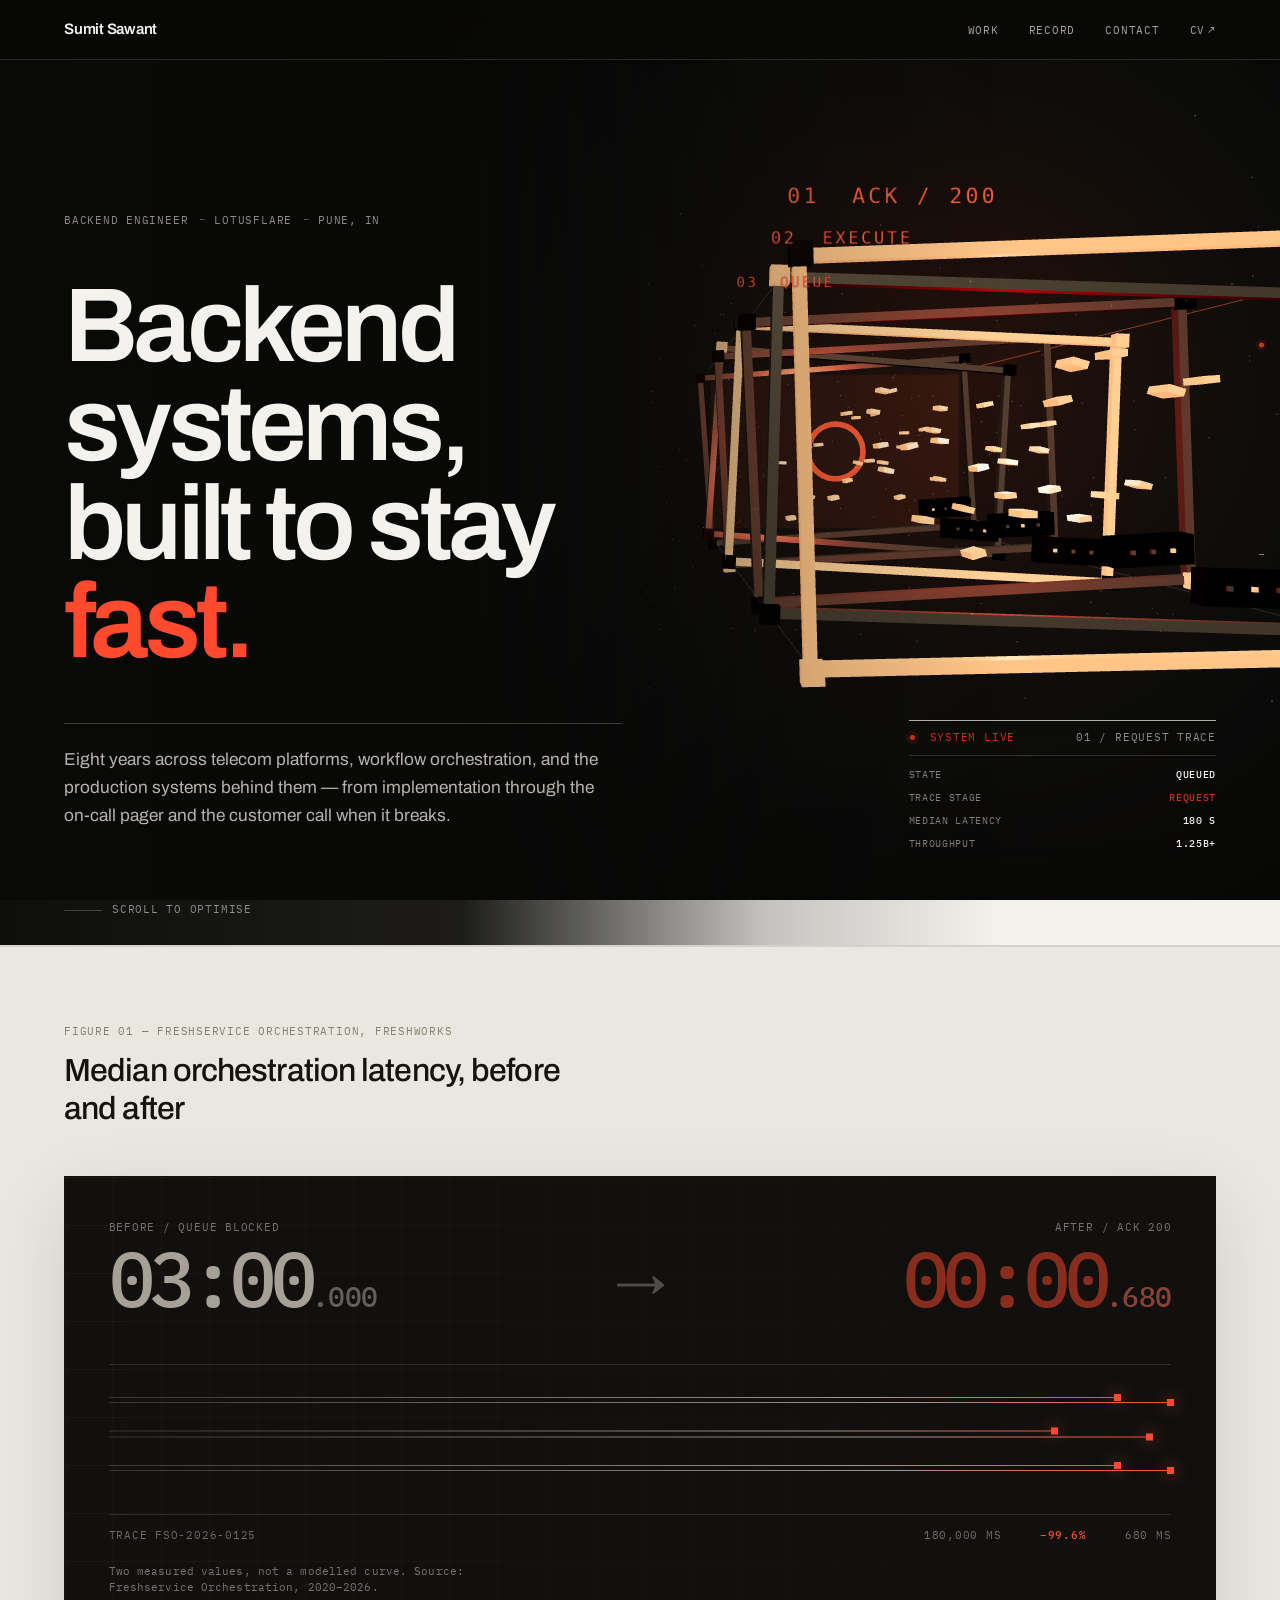
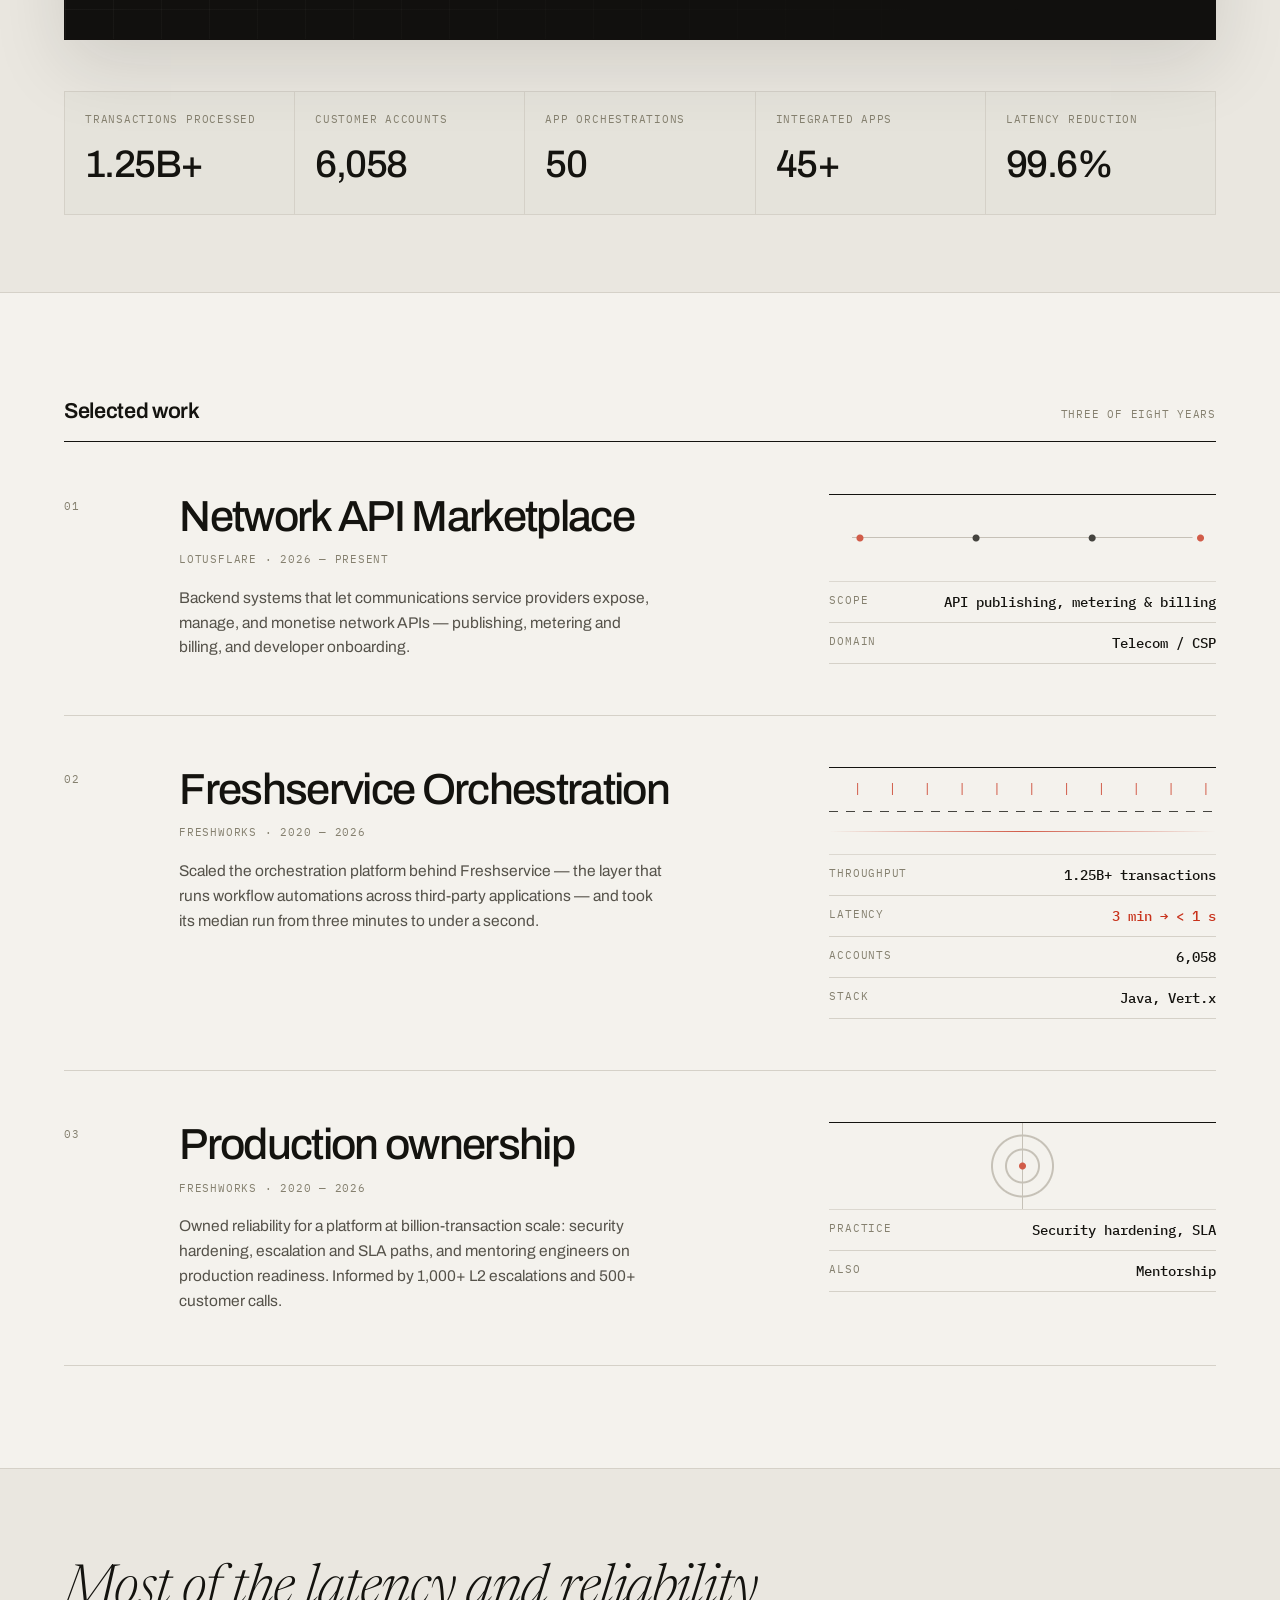
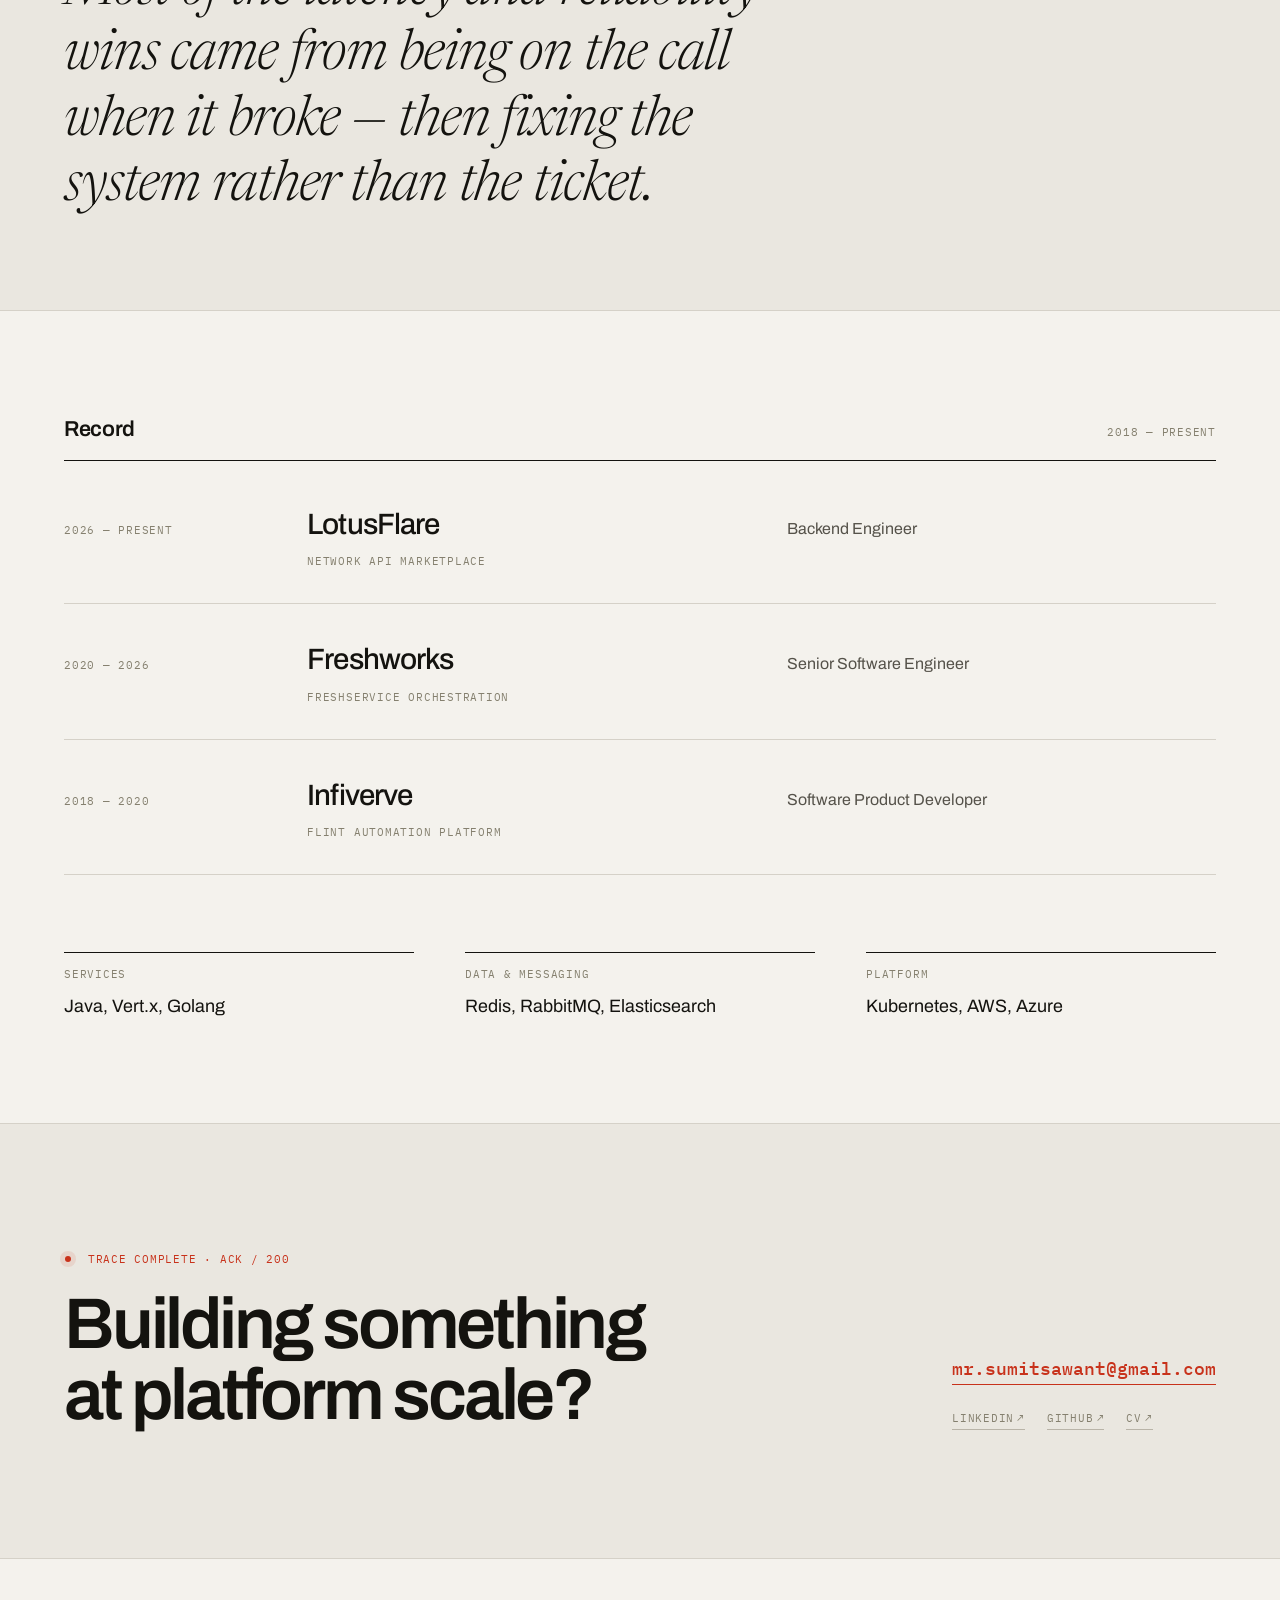
<file: versions/pipeline/index.html>
<!DOCTYPE html>
<html lang="en">
  <head>
    <base href="../../" />
    <meta charset="UTF-8" />
    <meta name="viewport" content="width=device-width, initial-scale=1" />
    <meta name="description" content="Sumit Sawant — backend engineer. Telecom platforms, workflow orchestration, and the production systems behind them. 1.25B+ transactions, 3 min to under 1 second." />
    <meta name="author" content="Sumit Sawant" />
    <meta name="robots" content="index, follow" />
    <meta name="theme-color" content="#f4f2ed" />
    <link rel="canonical" href="https://sumitsawant.e2e.work/" />
    <meta property="og:title" content="Sumit Sawant — Backend Engineer" />
    <meta property="og:description" content="Telecom platforms, workflow orchestration, and the production systems behind them." />
    <meta property="og:type" content="website" />
    <meta property="og:url" content="https://sumitsawant.e2e.work/" />
    <meta property="og:image" content="https://sumitsawant.e2e.work/og.png" />
    <meta property="og:image:width" content="1200" />
    <meta property="og:image:height" content="630" />
    <meta property="og:image:alt" content="Sumit Sawant — Backend Engineer. Backend systems, built to stay fast." />
    <meta property="og:site_name" content="Sumit Sawant" />
    <meta name="twitter:card" content="summary_large_image" />
    <meta name="twitter:image" content="https://sumitsawant.e2e.work/og.png" />
    <meta name="twitter:image:alt" content="Sumit Sawant — Backend Engineer. Backend systems, built to stay fast." />
    <link rel="icon" href="favicon.svg" type="image/svg+xml" />
    <link rel="icon" href="favicon.png" type="image/png" sizes="32x32" />
    <link rel="apple-touch-icon" href="apple-touch-icon.png" sizes="180x180" />
    <title>Sumit Sawant — Backend Engineer</title>
    <link rel="preconnect" href="https://fonts.googleapis.com" />
    <link rel="preconnect" href="https://fonts.gstatic.com" crossorigin />
    <link rel="preconnect" href="https://cdn.jsdelivr.net" crossorigin />
    <link rel="stylesheet" href="versions/pipeline/styles.css" />
    <script type="module" src="versions/pipeline/script.js"></script>
    <script type="application/ld+json">
      {
        "@context": "https://schema.org",
        "@type": "Person",
        "name": "Sumit Sawant",
        "url": "https://sumitsawant.e2e.work/",
        "image": "https://sumitsawant.e2e.work/og.png",
        "jobTitle": "Backend Engineer",
        "email": "mailto:mr.sumitsawant@gmail.com",
        "worksFor": { "@type": "Organization", "name": "LotusFlare" },
        "address": { "@type": "PostalAddress", "addressLocality": "Pune", "addressCountry": "IN" },
        "knowsAbout": ["Backend systems", "Network APIs", "Orchestration", "Java", "Vert.x", "Golang", "Kubernetes"],
        "sameAs": ["https://www.linkedin.com/in/sumitsawant/", "https://github.com/sumitsawant"]
      }
    </script>
  </head>
  <body id="top">
    <canvas id="world" aria-hidden="true"></canvas>
    <div class="signal-noise" aria-hidden="true"></div>
    <div class="scroll-meter" aria-hidden="true"><span></span></div>
    <a class="skip" href="#main">Skip to content</a>

    <header class="masthead">
      <a class="masthead__name" href="#top">Sumit Sawant</a>
      <nav class="masthead__nav" aria-label="Primary">
        <a href="#work">Work</a>
        <a href="#record">Record</a>
        <a href="#contact">Contact</a>
        <a href="SumitSawant-2026.pdf" target="_blank" rel="noreferrer">CV<span aria-hidden="true">↗</span></a>
      </nav>
    </header>

    <main id="main">
      <!-- ── Lede ──────────────────────────────────────────── -->
      <section class="lede">
        <div class="lede__text">
          <p class="meta lede__meta">
            <span>Backend Engineer</span>
            <span>LotusFlare</span>
            <span>Pune, IN</span>
          </p>
          <h1 class="lede__title">Backend systems,<br />built to stay <span>fast.</span></h1>
          <div class="lede__body">
            <p>Eight years across telecom platforms, workflow orchestration, and the production systems behind them — from implementation through the on-call pager and the customer call when it breaks.</p>
          </div>
        </div>
        <div class="system-hud" aria-hidden="true">
          <div class="system-hud__head meta">
            <span><i></i> System live</span>
            <span>01 / Request trace</span>
          </div>
          <div class="system-hud__metrics">
            <p><span>State</span><strong data-system-state>Processing</strong></p>
            <p><span>Trace stage</span><strong data-trace-stage>Request</strong></p>
            <p><span>Median latency</span><strong data-latency>180.0 s</strong></p>
            <p><span>Throughput</span><strong>1.25B+</strong></p>
          </div>
        </div>
        <p class="scroll-cue meta" aria-hidden="true"><span></span> Scroll to optimise</p>
      </section>

      <!-- ── The proof ─────────────────────────────────────── -->
      <section class="figure-block" aria-labelledby="fig-title">
        <div class="figure-head">
          <p class="meta">Figure 01 — Freshservice Orchestration, Freshworks</p>
          <h2 id="fig-title" class="figure-title">Median orchestration latency, before and after</h2>
        </div>

        <figure class="chart trace-proof" role="img" aria-labelledby="chart-t chart-d">
          <h3 id="chart-t" class="visually-hidden">Median orchestration latency before and after</h3>
          <p id="chart-d" class="visually-hidden">Latency fell from about 180 seconds to under 1 second, a reduction of more than 99 percent.</p>
          <div class="trace-proof__values" aria-hidden="true">
            <div>
              <p class="meta">Before / queue blocked</p>
              <p class="trace-proof__number">03:00<span>.000</span></p>
            </div>
            <p class="trace-proof__arrow">→</p>
            <div>
              <p class="meta">After / ACK 200</p>
              <p class="trace-proof__number trace-proof__number--after">00:00<span>.680</span></p>
            </div>
          </div>
          <div class="trace-proof__lanes" aria-hidden="true">
            <i></i><i></i><i></i><i></i><i></i><i></i>
          </div>
          <div class="trace-proof__footer meta" aria-hidden="true">
            <span>Trace FSO-2026-0125</span>
            <span>180,000 ms</span>
            <strong>−99.6%</strong>
            <span>680 ms</span>
          </div>

          <figcaption class="meta chart__cap">
            Two measured values, not a modelled curve. Source: Freshservice Orchestration, 2020–2026.
          </figcaption>

          <table class="visually-hidden">
            <caption>Median orchestration latency</caption>
            <thead><tr><th scope="col">Stage</th><th scope="col">Median latency</th></tr></thead>
            <tbody>
              <tr><th scope="row">Before</th><td>180 seconds (3 minutes)</td></tr>
              <tr><th scope="row">After</th><td>Under 1 second</td></tr>
            </tbody>
          </table>
        </figure>

        <dl class="figures">
          <div><dt>Transactions processed</dt><dd>1.25B<span aria-hidden="true">+</span></dd></div>
          <div><dt>Customer accounts</dt><dd>6,058</dd></div>
          <div><dt>App orchestrations</dt><dd>50</dd></div>
          <div><dt>Integrated apps</dt><dd>45<span aria-hidden="true">+</span></dd></div>
          <div><dt>Latency reduction</dt><dd>99.6<span aria-hidden="true">%</span></dd></div>
        </dl>
      </section>

      <!-- ── Selected work ─────────────────────────────────── -->
      <section class="entries" id="work" aria-labelledby="work-h">
        <div class="rule-head">
          <h2 id="work-h">Selected work</h2>
          <p class="meta">Three of eight years</p>
        </div>

        <article class="entry">
          <p class="entry__no meta">01</p>
          <div class="entry__main">
            <h3>Network API Marketplace</h3>
            <p class="entry__org meta">LotusFlare · 2026 — present</p>
            <p class="entry__lede">Backend systems that let communications service providers expose, manage, and monetise network APIs — publishing, metering and billing, and developer onboarding.</p>
          </div>
          <dl class="spec">
            <div><dt>Scope</dt><dd>API publishing, metering &amp; billing</dd></div>
            <div><dt>Domain</dt><dd>Telecom / CSP</dd></div>
          </dl>
        </article>

        <article class="entry">
          <p class="entry__no meta">02</p>
          <div class="entry__main">
            <h3>Freshservice Orchestration</h3>
            <p class="entry__org meta">Freshworks · 2020 — 2026</p>
            <p class="entry__lede">Scaled the orchestration platform behind Freshservice — the layer that runs workflow automations across third-party applications — and took its median run from three minutes to under a second.</p>
          </div>
          <dl class="spec">
            <div><dt>Throughput</dt><dd>1.25B<span aria-hidden="true">+</span> transactions</dd></div>
            <div><dt>Latency</dt><dd><span class="hi">3 min → &lt; 1 s</span></dd></div>
            <div><dt>Accounts</dt><dd>6,058</dd></div>
            <div><dt>Stack</dt><dd>Java, Vert.x</dd></div>
          </dl>
        </article>

        <article class="entry">
          <p class="entry__no meta">03</p>
          <div class="entry__main">
            <h3>Production ownership</h3>
            <p class="entry__org meta">Freshworks · 2020 — 2026</p>
            <p class="entry__lede">Owned reliability for a platform at billion-transaction scale: security hardening, escalation and SLA paths, and mentoring engineers on production readiness. Informed by 1,000+ L2 escalations and 500+ customer calls.</p>
          </div>
          <dl class="spec">
            <div><dt>Practice</dt><dd>Security hardening, SLA</dd></div>
            <div><dt>Also</dt><dd>Mentorship</dd></div>
          </dl>
        </article>
      </section>

      <!-- ── Statement ─────────────────────────────────────── -->
      <section class="statement">
        <blockquote>
          <p>Most of the latency and reliability wins came from being on the call when it broke — then fixing the system rather than the ticket.</p>
        </blockquote>
      </section>

      <!-- ── Record ────────────────────────────────────────── -->
      <section class="record" id="record" aria-labelledby="rec-h">
        <div class="rule-head">
          <h2 id="rec-h">Record</h2>
          <p class="meta">2018 — present</p>
        </div>
        <ol class="roles">
          <li>
            <p class="roles__when meta">2026 — present</p>
            <div><p class="roles__org">LotusFlare</p><p class="roles__note meta">Network API Marketplace</p></div><p class="roles__title">Backend Engineer</p>
          </li>
          <li>
            <p class="roles__when meta">2020 — 2026</p>
            <div><p class="roles__org">Freshworks</p><p class="roles__note meta">Freshservice Orchestration</p></div><p class="roles__title">Senior Software Engineer</p>
          </li>
          <li>
            <p class="roles__when meta">2018 — 2020</p>
            <div><p class="roles__org">Infiverve</p><p class="roles__note meta">Flint automation platform</p></div><p class="roles__title">Software Product Developer</p>
          </li>
        </ol>

        <div class="stack">
          <div><p class="meta">Services</p><p>Java, Vert.x, Golang</p></div>
          <div><p class="meta">Data &amp; messaging</p><p>Redis, RabbitMQ, Elasticsearch</p></div>
          <div><p class="meta">Platform</p><p>Kubernetes, AWS, Azure</p></div>
        </div>
      </section>

      <!-- ── Contact ───────────────────────────────────────── -->
      <section class="contact" id="contact" aria-labelledby="c-h">
        <div>
          <p class="contact__ack meta"><i></i> Trace complete · ACK / 200</p>
          <h2 id="c-h" class="contact__h">Building something<br />at platform scale?</h2>
        </div>
        <div class="contact__links">
          <a class="contact__mail" href="mailto:mr.sumitsawant@gmail.com">mr.sumitsawant@gmail.com</a>
          <p class="meta contact__rest">
            <a href="https://www.linkedin.com/in/sumitsawant/" target="_blank" rel="noreferrer">LinkedIn<span aria-hidden="true">↗</span></a>
            <a href="https://github.com/sumitsawant" target="_blank" rel="noreferrer">GitHub<span aria-hidden="true">↗</span></a>
            <a href="SumitSawant-2026.pdf" target="_blank" rel="noreferrer">CV<span aria-hidden="true">↗</span></a>
          </p>
        </div>
      </section>
    </main>

    <footer class="colophon">
      <p class="meta">© <span id="year">2026</span> Sumit Sawant</p>
      <p class="meta">Backend · Orchestration · Network APIs</p>
      <p class="meta"><a href="#top">Back to top ↑</a></p>
    </footer>
  </body>
</html>
</file>
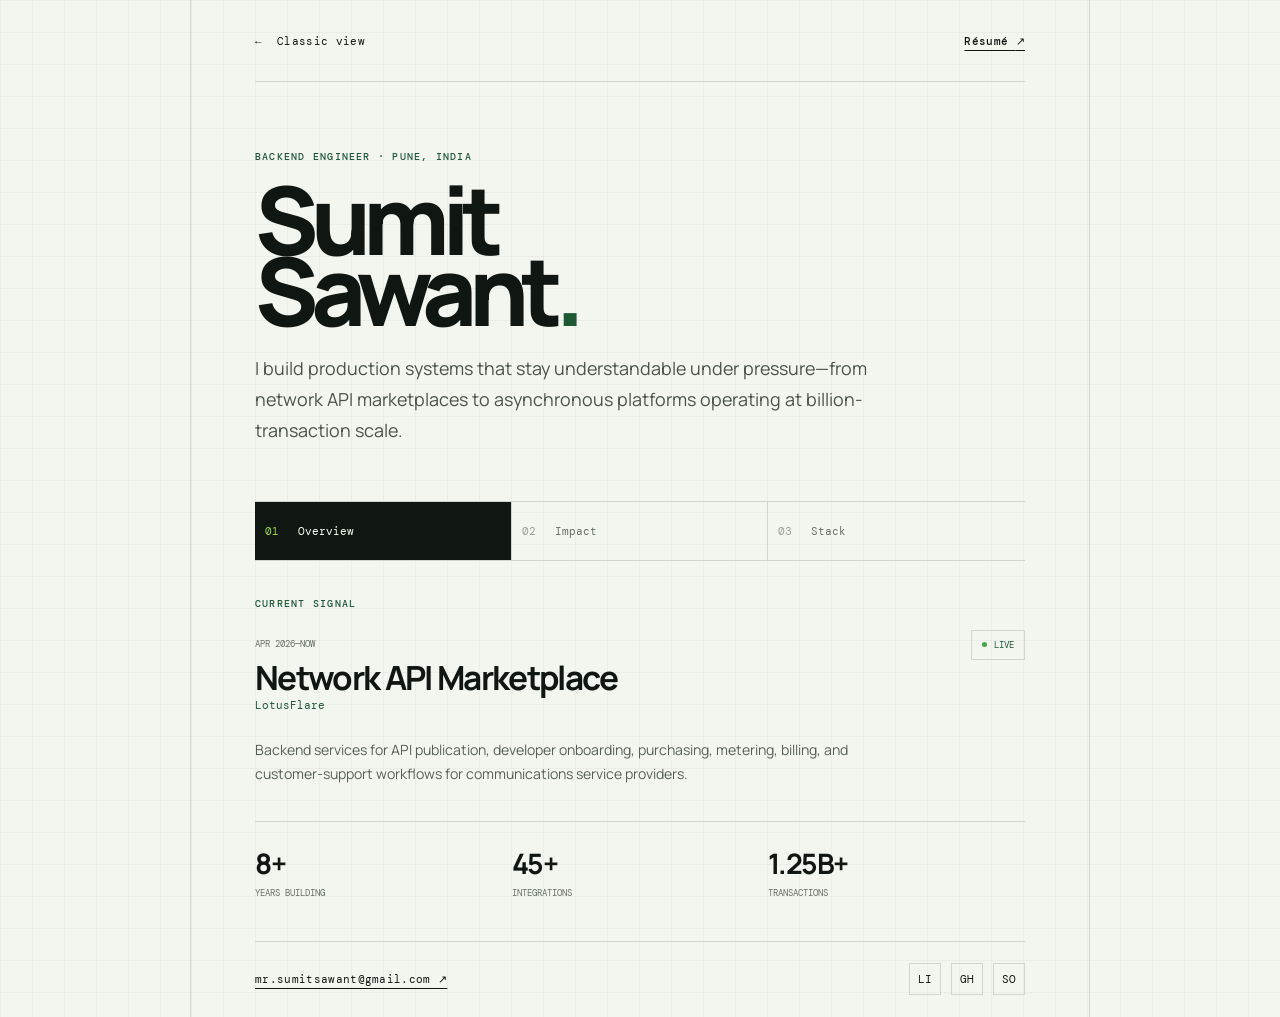
<file: pixel.html>
<!DOCTYPE html>
<html lang="en">
  <head>
    <meta charset="UTF-8" />
    <meta name="viewport" content="width=device-width, initial-scale=1" />
    <meta
      name="description"
      content="An interactive portfolio view for Sumit Sawant, backend engineer building reliable distributed systems."
    />
    <meta name="author" content="Sumit Sawant" />
    <meta name="theme-color" content="#f3f5ef" />
    <meta name="robots" content="index, follow" />
    <link rel="canonical" href="https://sumitsawant.e2e.work/pixel.html" />
    <link rel="icon" href="favicon.svg?v=3" type="image/svg+xml" />
    <link rel="preconnect" href="https://fonts.googleapis.com" />
    <link rel="preconnect" href="https://fonts.gstatic.com" crossorigin />
    <link
      href="https://fonts.googleapis.com/css2?family=DM+Mono:wght@400;500&amp;family=Manrope:wght@500;600;700;800&amp;display=swap"
      rel="stylesheet"
    />
    <title>Signal View — Sumit Sawant</title>
    <link rel="stylesheet" href="pixel.css?v=profile-1" />
  </head>
  <body>
    <a class="skip-link" href="#portfolio-content">Skip to portfolio</a>

    <main class="signal-shell">
      <section class="portfolio-panel" id="portfolio-content" aria-labelledby="signal-title">
        <header class="panel-header">
          <a href="index.html" class="back-link"><span aria-hidden="true">←</span> Classic view</a>
          <a href="SumitSawant.pdf?v=d530266f" class="resume-link" target="_blank" rel="noreferrer">
            Résumé <span aria-hidden="true">↗</span>
          </a>
        </header>

        <div class="identity">
          <p class="overline">BACKEND ENGINEER · PUNE, INDIA</p>
          <h1 id="signal-title">Sumit<br />Sawant<span>.</span></h1>
          <p class="identity-copy">
            I build production systems that stay understandable under pressure—from network API marketplaces to
            asynchronous platforms operating at billion-transaction scale.
          </p>
        </div>

        <nav class="panel-tabs" aria-label="Portfolio sections" role="tablist">
          <button id="tab-overview" type="button" role="tab" aria-selected="true" aria-controls="overview" data-tab="overview">
            <span>01</span> Overview
          </button>
          <button id="tab-impact" type="button" role="tab" aria-selected="false" aria-controls="impact" data-tab="impact" tabindex="-1">
            <span>02</span> Impact
          </button>
          <button id="tab-stack" type="button" role="tab" aria-selected="false" aria-controls="stack" data-tab="stack" tabindex="-1">
            <span>03</span> Stack
          </button>
        </nav>

        <div class="tab-stage">
          <section class="tab-panel is-active" id="overview" role="tabpanel" aria-labelledby="tab-overview" tabindex="0">
            <p class="panel-label">CURRENT SIGNAL</p>
            <article class="current-role">
              <div>
                <span>APR 2026—NOW</span>
                <h2>Network API Marketplace</h2>
                <p>LotusFlare</p>
              </div>
              <span class="live-pill"><i aria-hidden="true"></i> LIVE</span>
            </article>
            <p class="panel-body">
              Backend services for API publication, developer onboarding, purchasing, metering, billing, and
              customer-support workflows for communications service providers.
            </p>
            <div class="metric-strip" aria-label="Career metrics">
              <div><strong>8+</strong><span>Years building</span></div>
              <div><strong>45+</strong><span>Integrations</span></div>
              <div><strong>1.25B+</strong><span>Transactions</span></div>
            </div>
          </section>

          <section class="tab-panel" id="impact" role="tabpanel" aria-labelledby="tab-impact" tabindex="0" hidden>
            <p class="panel-label">SELECTED OUTCOMES</p>
            <div class="impact-cards">
              <article>
                <span>01 / PERFORMANCE</span>
                <strong>~3 min → &lt;1 sec</strong>
                <p>Re-architected long-running execution beyond a synchronous timeout wall.</p>
              </article>
              <article>
                <span>02 / RELIABILITY</span>
                <strong>1,000+ escalations</strong>
                <p>Diagnosed production failures across auth, networks, queues, and permissions.</p>
              </article>
              <article>
                <span>03 / PLATFORM</span>
                <strong>6,058 accounts</strong>
                <p>Owned integrations across a high-volume, multi-tenant orchestration ecosystem.</p>
              </article>
            </div>
          </section>

          <section class="tab-panel" id="stack" role="tabpanel" aria-labelledby="tab-stack" tabindex="0" hidden>
            <p class="panel-label">SYSTEM COMPONENTS</p>
            <div class="stack-groups">
              <article><span>LANGUAGES</span><p>Java · Go · PowerShell · Groovy · JavaScript</p></article>
              <article><span>RUNTIME + DATA</span><p>Vert.x · PostgreSQL · Redis · RabbitMQ · Elasticsearch</p></article>
              <article><span>DELIVERY</span><p>AWS · Docker · Kubernetes · Jenkins · Argo CD</p></article>
              <article><span>SECURITY</span><p>OAuth · Kerberos · NTLM · SSRF remediation</p></article>
            </div>
          </section>
        </div>

        <footer class="panel-footer">
          <a href="mailto:mr.sumitsawant@gmail.com">mr.sumitsawant@gmail.com <span aria-hidden="true">↗</span></a>
          <nav aria-label="Professional profiles">
            <a href="https://www.linkedin.com/in/sumitsawant/" target="_blank" rel="noreferrer">LI</a>
            <a href="https://github.com/sumitsawant" target="_blank" rel="noreferrer">GH</a>
            <a href="https://stackoverflow.com/users/9969525/sumit-sawant" target="_blank" rel="noreferrer">SO</a>
          </nav>
        </footer>
      </section>
    </main>

    <script src="pixel.js?v=profile-1" defer></script>
  </body>
</html>
</file>
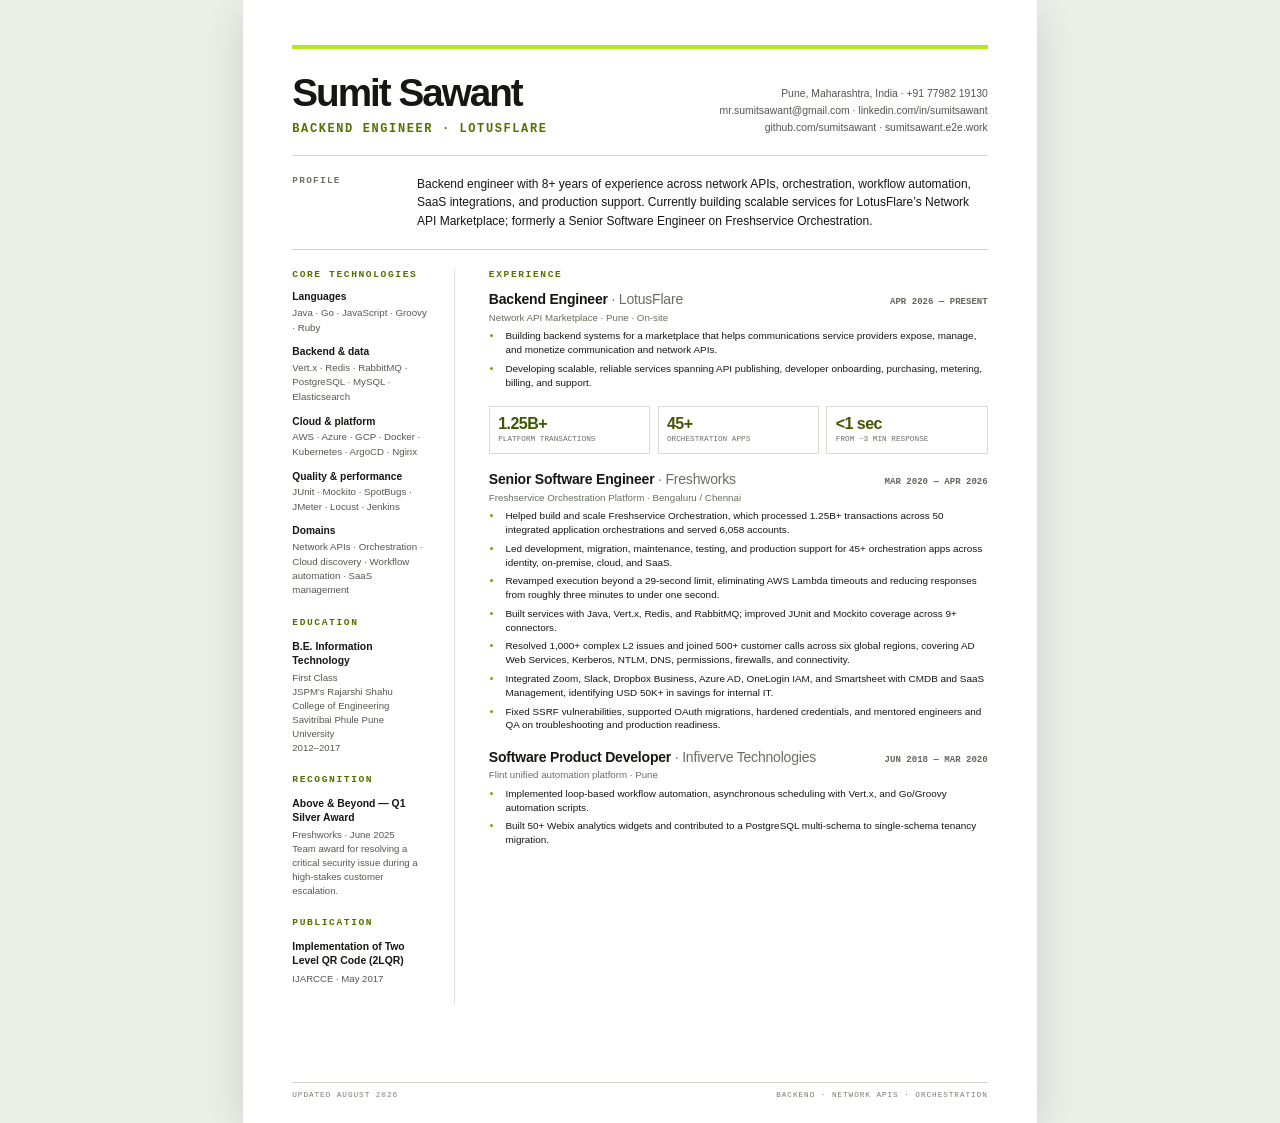
<file: resume-2026.html>
<!DOCTYPE html>
<html lang="en">
  <head>
    <meta charset="UTF-8" />
    <meta name="viewport" content="width=device-width, initial-scale=1" />
    <title>Sumit Sawant — Résumé</title>
    <style>
      @page { size:A4; margin:0; }
      * { box-sizing:border-box; }
      body { margin:0; color:#151713; background:#eceee8; font-family:Arial,Helvetica,sans-serif; -webkit-print-color-adjust:exact; print-color-adjust:exact; }
      .page { width:210mm; min-height:297mm; margin:0 auto; padding:12mm 13mm 10mm; background:#fff; position:relative; overflow:hidden; }
      .top-rule { height:4px; width:100%; background:#b2e91f; margin-bottom:7mm; }
      header { display:flex; justify-content:space-between; align-items:flex-end; padding-bottom:5mm; border-bottom:1px solid #cfd3ca; }
      h1 { margin:0; font-size:29pt; line-height:.9; letter-spacing:-1.5pt; }
      .role { margin:3mm 0 0; font:700 9pt/1.2 ui-monospace,SFMono-Regular,Consolas,monospace; text-transform:uppercase; letter-spacing:1.2pt; color:#557000; }
      .contact { text-align:right; font-size:7.8pt; line-height:1.65; color:#52564e; }
      .contact a { color:inherit; text-decoration:none; }
      .summary { display:grid; grid-template-columns:26mm 1fr; gap:7mm; padding:5mm 0; border-bottom:1px solid #cfd3ca; }
      .label { font:700 7pt/1.3 ui-monospace,SFMono-Regular,Consolas,monospace; text-transform:uppercase; letter-spacing:1pt; color:#6d7467; }
      .summary p { margin:0; font-size:9pt; line-height:1.52; }
      .layout { display:grid; grid-template-columns:43mm 1fr; gap:9mm; margin-top:5mm; }
      aside { border-right:1px solid #dfe2db; padding-right:7mm; }
      section { margin-bottom:5mm; }
      h2 { margin:0 0 3mm; font:700 7.2pt/1.2 ui-monospace,SFMono-Regular,Consolas,monospace; text-transform:uppercase; letter-spacing:1.2pt; color:#557000; }
      .skill-group { margin-bottom:3mm; }
      .skill-group strong { display:block; margin-bottom:1mm; font-size:7.7pt; }
      .skill-group p,.side-copy { margin:0; color:#555950; font-size:7.3pt; line-height:1.48; }
      .education strong,.award strong { display:block; font-size:7.8pt; line-height:1.35; }
      .education p,.award p { margin:1mm 0 0; color:#555950; font-size:7.2pt; line-height:1.45; }
      .job { margin-bottom:4.3mm; }
      .job-head { display:flex; justify-content:space-between; gap:5mm; align-items:baseline; margin-bottom:1.5mm; }
      .job h3 { margin:0; font-size:10.5pt; letter-spacing:-.15pt; }
      .job h3 span { color:#697063; font-weight:400; }
      .dates { white-space:nowrap; font:700 6.8pt/1.2 ui-monospace,SFMono-Regular,Consolas,monospace; color:#62685e; }
      .job-sub { margin:-.5mm 0 1.7mm; font-size:7.3pt; color:#68705f; }
      ul { margin:0; padding-left:3.7mm; }
      li { margin:0 0 1.25mm; padding-left:.7mm; font-size:7.45pt; line-height:1.4; }
      li::marker { color:#7da500; }
      .metrics { display:grid; grid-template-columns:repeat(3,1fr); gap:2mm; margin:2.5mm 0 4.5mm; }
      .metric { border:1px solid #d8ddd1; padding:2.2mm; }
      .metric strong { display:block; font-size:12pt; letter-spacing:-.4pt; color:#415600; }
      .metric span { display:block; margin-top:.5mm; font:400 5.8pt/1.25 ui-monospace,SFMono-Regular,Consolas,monospace; text-transform:uppercase; color:#6c7267; }
      footer { position:absolute; left:13mm; right:13mm; bottom:6mm; display:flex; justify-content:space-between; border-top:1px solid #cfd3ca; padding-top:2mm; font:400 5.8pt/1.2 ui-monospace,SFMono-Regular,Consolas,monospace; color:#777d73; text-transform:uppercase; letter-spacing:.7pt; }
      @media screen { .page { box-shadow:0 10px 40px rgba(0,0,0,.12); } }
    </style>
  </head>
  <body>
    <article class="page">
      <div class="top-rule"></div>
      <header>
        <div><h1>Sumit Sawant</h1><p class="role">Backend Engineer · LotusFlare</p></div>
        <div class="contact">
          <div>Pune, Maharashtra, India · +91 77982 19130</div>
          <div><a href="mailto:mr.sumitsawant@gmail.com">mr.sumitsawant@gmail.com</a> · <a href="https://www.linkedin.com/in/sumitsawant/">linkedin.com/in/sumitsawant</a></div>
          <div><a href="https://github.com/sumitsawant">github.com/sumitsawant</a> · <a href="https://sumitsawant.e2e.work">sumitsawant.e2e.work</a></div>
        </div>
      </header>

      <div class="summary">
        <div class="label">Profile</div>
        <p>Backend engineer with 8+ years of experience across network APIs, orchestration, workflow automation, SaaS integrations, and production support. Currently building scalable services for LotusFlare’s Network API Marketplace; formerly a Senior Software Engineer on Freshservice Orchestration.</p>
      </div>

      <div class="layout">
        <aside>
          <section>
            <h2>Core technologies</h2>
            <div class="skill-group"><strong>Languages</strong><p>Java · Go · JavaScript · Groovy · Ruby</p></div>
            <div class="skill-group"><strong>Backend &amp; data</strong><p>Vert.x · Redis · RabbitMQ · PostgreSQL · MySQL · Elasticsearch</p></div>
            <div class="skill-group"><strong>Cloud &amp; platform</strong><p>AWS · Azure · GCP · Docker · Kubernetes · ArgoCD · Nginx</p></div>
            <div class="skill-group"><strong>Quality &amp; performance</strong><p>JUnit · Mockito · SpotBugs · JMeter · Locust · Jenkins</p></div>
            <div class="skill-group"><strong>Domains</strong><p>Network APIs · Orchestration · Cloud discovery · Workflow automation · SaaS management</p></div>
          </section>
          <section class="education">
            <h2>Education</h2>
            <strong>B.E. Information Technology</strong>
            <p>First Class<br />JSPM’s Rajarshi Shahu College of Engineering<br />Savitribai Phule Pune University<br />2012–2017</p>
          </section>
          <section class="award">
            <h2>Recognition</h2>
            <strong>Above &amp; Beyond — Q1 Silver Award</strong>
            <p>Freshworks · June 2025<br />Team award for resolving a critical security issue during a high-stakes customer escalation.</p>
          </section>
          <section class="award">
            <h2>Publication</h2>
            <strong>Implementation of Two Level QR Code (2LQR)</strong>
            <p>IJARCCE · May 2017</p>
          </section>
        </aside>

        <main>
          <section>
            <h2>Experience</h2>
            <div class="job">
              <div class="job-head"><h3>Backend Engineer <span>· LotusFlare</span></h3><span class="dates">APR 2026 — PRESENT</span></div>
              <p class="job-sub">Network API Marketplace · Pune · On-site</p>
              <ul>
                <li>Building backend systems for a marketplace that helps communications service providers expose, manage, and monetize communication and network APIs.</li>
                <li>Developing scalable, reliable services spanning API publishing, developer onboarding, purchasing, metering, billing, and support.</li>
              </ul>
            </div>

            <div class="metrics">
              <div class="metric"><strong>1.25B+</strong><span>platform transactions</span></div>
              <div class="metric"><strong>45+</strong><span>orchestration apps</span></div>
              <div class="metric"><strong>&lt;1 sec</strong><span>from ~3 min response</span></div>
            </div>

            <div class="job">
              <div class="job-head"><h3>Senior Software Engineer <span>· Freshworks</span></h3><span class="dates">MAR 2020 — APR 2026</span></div>
              <p class="job-sub">Freshservice Orchestration Platform · Bengaluru / Chennai</p>
              <ul>
                <li>Helped build and scale Freshservice Orchestration, which processed 1.25B+ transactions across 50 integrated application orchestrations and served 6,058 accounts.</li>
                <li>Led development, migration, maintenance, testing, and production support for 45+ orchestration apps across identity, on-premise, cloud, and SaaS.</li>
                <li>Revamped execution beyond a 29-second limit, eliminating AWS Lambda timeouts and reducing responses from roughly three minutes to under one second.</li>
                <li>Built services with Java, Vert.x, Redis, and RabbitMQ; improved JUnit and Mockito coverage across 9+ connectors.</li>
                <li>Resolved 1,000+ complex L2 issues and joined 500+ customer calls across six global regions, covering AD Web Services, Kerberos, NTLM, DNS, permissions, firewalls, and connectivity.</li>
                <li>Integrated Zoom, Slack, Dropbox Business, Azure AD, OneLogin IAM, and Smartsheet with CMDB and SaaS Management, identifying USD 50K+ in savings for internal IT.</li>
                <li>Fixed SSRF vulnerabilities, supported OAuth migrations, hardened credentials, and mentored engineers and QA on troubleshooting and production readiness.</li>
              </ul>
            </div>

            <div class="job">
              <div class="job-head"><h3>Software Product Developer <span>· Infiverve Technologies</span></h3><span class="dates">JUN 2018 — MAR 2020</span></div>
              <p class="job-sub">Flint unified automation platform · Pune</p>
              <ul>
                <li>Implemented loop-based workflow automation, asynchronous scheduling with Vert.x, and Go/Groovy automation scripts.</li>
                <li>Built 50+ Webix analytics widgets and contributed to a PostgreSQL multi-schema to single-schema tenancy migration.</li>
              </ul>
            </div>
          </section>
        </main>
      </div>
      <footer><span>Updated August 2026</span><span>Backend · Network APIs · Orchestration</span></footer>
    </article>
  </body>
</html>
</file>
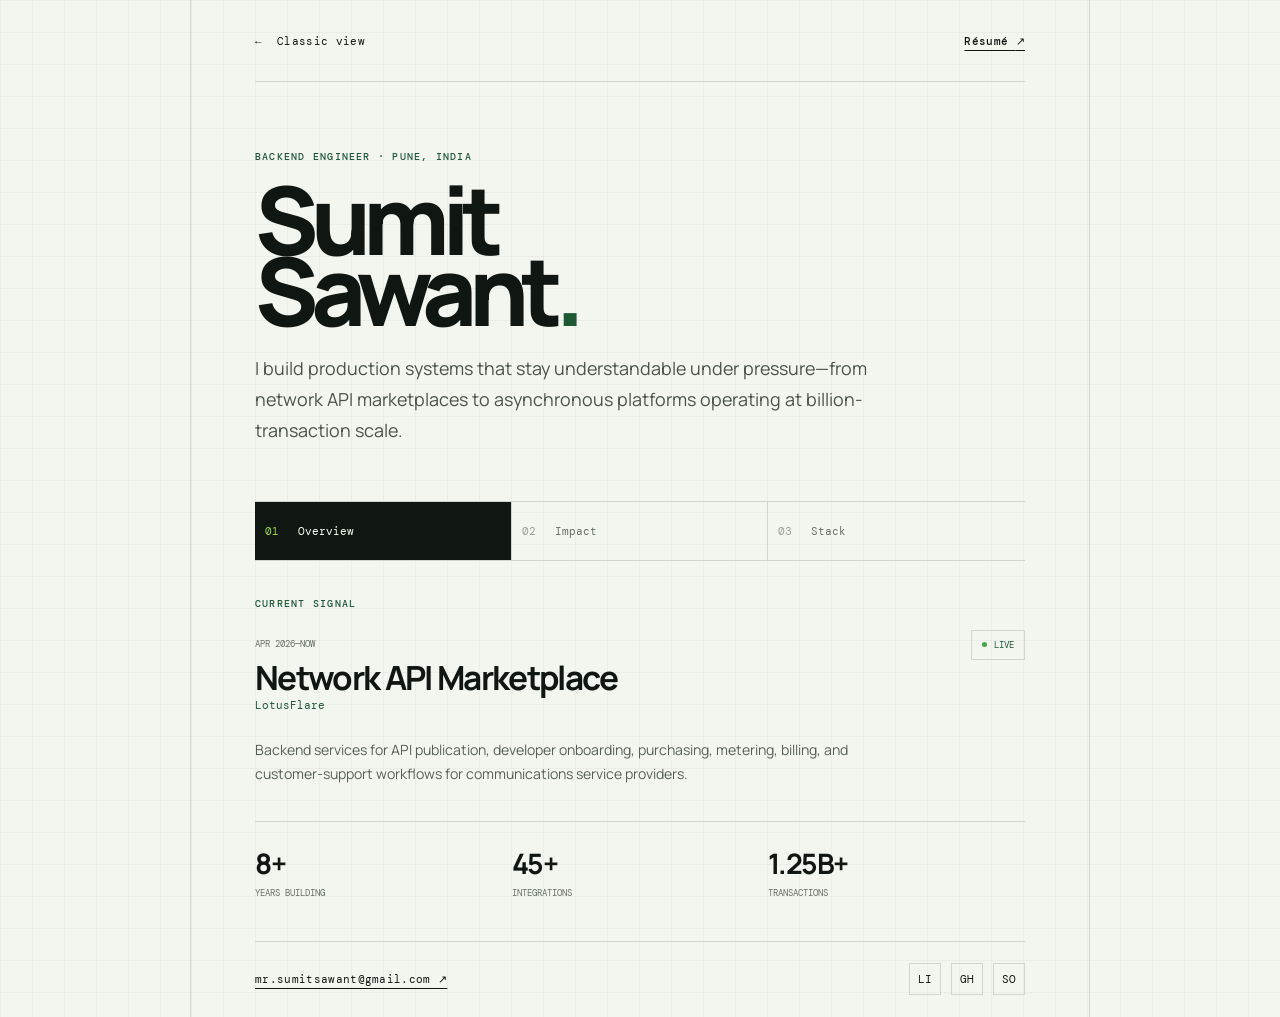
<file: previous/pixel.html>
<!DOCTYPE html>
<html lang="en">
  <head>
    <meta charset="UTF-8" />
    <meta name="viewport" content="width=device-width, initial-scale=1" />
    <meta
      name="description"
      content="An interactive portfolio view for Sumit Sawant, backend engineer building reliable distributed systems."
    />
    <meta name="author" content="Sumit Sawant" />
    <meta name="theme-color" content="#f3f5ef" />
    <meta name="robots" content="noindex, follow" />
    <link rel="canonical" href="https://sumitsawant.e2e.work/previous/pixel.html" />
    <link rel="icon" href="favicon.svg?v=3" type="image/svg+xml" />
    <link rel="preconnect" href="https://fonts.googleapis.com" />
    <link rel="preconnect" href="https://fonts.gstatic.com" crossorigin />
    <link
      href="https://fonts.googleapis.com/css2?family=DM+Mono:wght@400;500&amp;family=Manrope:wght@500;600;700;800&amp;display=swap"
      rel="stylesheet"
    />
    <title>Signal View — Sumit Sawant</title>
    <link rel="stylesheet" href="pixel.css?v=profile-1" />
  </head>
  <body>
    <a class="skip-link" href="#portfolio-content">Skip to portfolio</a>

    <main class="signal-shell">
      <section class="portfolio-panel" id="portfolio-content" aria-labelledby="signal-title">
        <header class="panel-header">
          <a href="index.html" class="back-link"><span aria-hidden="true">←</span> Classic view</a>
          <a href="SumitSawant.pdf?v=d530266f" class="resume-link" target="_blank" rel="noreferrer">
            Résumé <span aria-hidden="true">↗</span>
          </a>
        </header>

        <div class="identity">
          <p class="overline">BACKEND ENGINEER · PUNE, INDIA</p>
          <h1 id="signal-title">Sumit<br />Sawant<span>.</span></h1>
          <p class="identity-copy">
            I build production systems that stay understandable under pressure—from network API marketplaces to
            asynchronous platforms operating at billion-transaction scale.
          </p>
        </div>

        <nav class="panel-tabs" aria-label="Portfolio sections" role="tablist">
          <button id="tab-overview" type="button" role="tab" aria-selected="true" aria-controls="overview" data-tab="overview">
            <span>01</span> Overview
          </button>
          <button id="tab-impact" type="button" role="tab" aria-selected="false" aria-controls="impact" data-tab="impact" tabindex="-1">
            <span>02</span> Impact
          </button>
          <button id="tab-stack" type="button" role="tab" aria-selected="false" aria-controls="stack" data-tab="stack" tabindex="-1">
            <span>03</span> Stack
          </button>
        </nav>

        <div class="tab-stage">
          <section class="tab-panel is-active" id="overview" role="tabpanel" aria-labelledby="tab-overview" tabindex="0">
            <p class="panel-label">CURRENT SIGNAL</p>
            <article class="current-role">
              <div>
                <span>APR 2026—NOW</span>
                <h2>Network API Marketplace</h2>
                <p>LotusFlare</p>
              </div>
              <span class="live-pill"><i aria-hidden="true"></i> LIVE</span>
            </article>
            <p class="panel-body">
              Backend services for API publication, developer onboarding, purchasing, metering, billing, and
              customer-support workflows for communications service providers.
            </p>
            <div class="metric-strip" aria-label="Career metrics">
              <div><strong>8+</strong><span>Years building</span></div>
              <div><strong>45+</strong><span>Integrations</span></div>
              <div><strong>1.25B+</strong><span>Transactions</span></div>
            </div>
          </section>

          <section class="tab-panel" id="impact" role="tabpanel" aria-labelledby="tab-impact" tabindex="0" hidden>
            <p class="panel-label">SELECTED OUTCOMES</p>
            <div class="impact-cards">
              <article>
                <span>01 / PERFORMANCE</span>
                <strong>~3 min → &lt;1 sec</strong>
                <p>Re-architected long-running execution beyond a synchronous timeout wall.</p>
              </article>
              <article>
                <span>02 / RELIABILITY</span>
                <strong>1,000+ escalations</strong>
                <p>Diagnosed production failures across auth, networks, queues, and permissions.</p>
              </article>
              <article>
                <span>03 / PLATFORM</span>
                <strong>6,058 accounts</strong>
                <p>Owned integrations across a high-volume, multi-tenant orchestration ecosystem.</p>
              </article>
            </div>
          </section>

          <section class="tab-panel" id="stack" role="tabpanel" aria-labelledby="tab-stack" tabindex="0" hidden>
            <p class="panel-label">SYSTEM COMPONENTS</p>
            <div class="stack-groups">
              <article><span>LANGUAGES</span><p>Java · Go · PowerShell · Groovy · JavaScript</p></article>
              <article><span>RUNTIME + DATA</span><p>Vert.x · PostgreSQL · Redis · RabbitMQ · Elasticsearch</p></article>
              <article><span>DELIVERY</span><p>AWS · Docker · Kubernetes · Jenkins · Argo CD</p></article>
              <article><span>SECURITY</span><p>OAuth · Kerberos · NTLM · SSRF remediation</p></article>
            </div>
          </section>
        </div>

        <footer class="panel-footer">
          <a href="mailto:mr.sumitsawant@gmail.com">mr.sumitsawant@gmail.com <span aria-hidden="true">↗</span></a>
          <nav aria-label="Professional profiles">
            <a href="https://www.linkedin.com/in/sumitsawant/" target="_blank" rel="noreferrer">LI</a>
            <a href="https://github.com/sumitsawant" target="_blank" rel="noreferrer">GH</a>
            <a href="https://stackoverflow.com/users/9969525/sumit-sawant" target="_blank" rel="noreferrer">SO</a>
          </nav>
        </footer>
      </section>
    </main>

    <script src="pixel.js?v=profile-1" defer></script>
  </body>
</html>
</file>
<file: previous/styles.css>
:root {
  color-scheme: light;
  --ink: #101010;
  --ink-soft: #191919;
  --paper: #f4f0e7;
  --paper-deep: #e8e1d5;
  --white: #fffdf8;
  --red: #ed3d2f;
  --red-dark: #c72b20;
  --red-on-light: #b3261e;
  --muted: #6f6a62;
  --line: rgba(16, 16, 16, 0.18);
  --line-inverse: rgba(255, 253, 248, 0.18);
  --sans: "Manrope", "Helvetica Neue", Arial, sans-serif;
  --serif: "Newsreader", Georgia, serif;
  --mono: "DM Mono", "SFMono-Regular", Consolas, monospace;
  --shell: min(1240px, calc(100% - 64px));
  --header-height: 86px;
  --ease: cubic-bezier(0.22, 1, 0.36, 1);
}

*,
*::before,
*::after {
  box-sizing: border-box;
}

html {
  scroll-behavior: smooth;
  scroll-padding-top: calc(var(--header-height) + 24px);
}

body {
  margin: 0;
  min-width: 320px;
  background: var(--paper);
  color: var(--ink);
  font-family: var(--sans);
  font-size: 16px;
  line-height: 1.6;
  text-rendering: optimizeLegibility;
  -webkit-font-smoothing: antialiased;
}

body.menu-open {
  overflow: hidden;
}

::selection {
  background: var(--red);
  color: var(--white);
}

a {
  color: inherit;
}

button,
a {
  -webkit-tap-highlight-color: transparent;
}

img,
svg {
  display: block;
  max-width: 100%;
}

h1,
h2,
h3,
p,
ul {
  margin-top: 0;
}

.shell {
  width: var(--shell);
  margin-inline: auto;
}

.sr-only {
  position: absolute;
  width: 1px;
  height: 1px;
  padding: 0;
  margin: -1px;
  overflow: hidden;
  clip: rect(0, 0, 0, 0);
  white-space: nowrap;
  border: 0;
}

.skip-link {
  position: fixed;
  z-index: 1000;
  top: 12px;
  left: 12px;
  padding: 12px 18px;
  background: var(--white);
  color: var(--ink);
  font-family: var(--mono);
  font-size: 0.75rem;
  text-decoration: none;
  transform: translateY(-160%);
  transition: transform 160ms ease;
}

.skip-link:focus {
  transform: translateY(0);
}

:focus-visible {
  outline: 3px solid var(--white);
  outline-offset: 3px;
  box-shadow: 0 0 0 6px var(--ink);
}

.archive-notice {
  position: fixed;
  z-index: 200;
  right: 18px;
  bottom: 18px;
  display: flex;
  align-items: center;
  gap: 16px;
  padding: 11px 14px;
  color: var(--white);
  background: rgba(16, 16, 16, 0.92);
  border: 1px solid rgba(255, 255, 255, 0.18);
  border-radius: 4px;
  font-family: var(--mono);
  font-size: 0.62rem;
  letter-spacing: 0.07em;
  text-transform: uppercase;
  -webkit-backdrop-filter: blur(12px);
  backdrop-filter: blur(12px);
}

.archive-notice a { color: var(--red); text-decoration: none; }

/* Header */
.site-header {
  position: fixed;
  z-index: 100;
  top: 0;
  right: 0;
  left: 0;
  height: var(--header-height);
  color: var(--white);
  border-bottom: 1px solid transparent;
  transition:
    background-color 220ms ease,
    border-color 220ms ease,
    backdrop-filter 220ms ease;
}

.site-header.is-scrolled {
  background: rgba(16, 16, 16, 0.86);
  border-bottom-color: rgba(255, 255, 255, 0.1);
  -webkit-backdrop-filter: blur(18px);
  backdrop-filter: blur(18px);
}

.nav {
  height: 100%;
  display: flex;
  align-items: center;
  justify-content: space-between;
  gap: 40px;
}

.wordmark {
  display: inline-flex;
  align-items: center;
  gap: 12px;
  color: var(--white);
  font-family: var(--mono);
  font-size: 0.78rem;
  font-weight: 500;
  letter-spacing: 0.06em;
  text-decoration: none;
}

.wordmark-mark {
  width: 34px;
  height: 34px;
  display: grid;
  place-items: center;
  background: var(--red-dark);
  color: var(--white);
  font-family: var(--sans);
  font-size: 1rem;
  font-weight: 800;
}

.wordmark-text span {
  color: var(--red);
}

.nav-links {
  display: flex;
  align-items: center;
  gap: clamp(20px, 2.4vw, 38px);
}

.nav-links a {
  position: relative;
  color: rgba(255, 253, 248, 0.72);
  font-family: var(--mono);
  font-size: 0.73rem;
  letter-spacing: 0.02em;
  text-decoration: none;
  transition: color 180ms ease;
}

.nav-links a:not(.nav-resume)::after {
  position: absolute;
  right: 0;
  bottom: -6px;
  left: 0;
  height: 1px;
  background: var(--red);
  content: "";
  transform: scaleX(0);
  transform-origin: right;
  transition: transform 240ms var(--ease);
}

.nav-links a:hover,
.nav-links a:focus-visible {
  color: var(--white);
}

.nav-links a:not(.nav-resume):hover::after,
.nav-links a:not(.nav-resume):focus-visible::after {
  transform: scaleX(1);
  transform-origin: left;
}

.nav-links .nav-resume {
  min-height: 42px;
  display: inline-flex;
  align-items: center;
  gap: 16px;
  padding: 0 18px;
  border: 1px solid rgba(255, 253, 248, 0.4);
  color: var(--white);
  transition:
    background-color 180ms ease,
    color 180ms ease,
    border-color 180ms ease;
}

.nav-links .nav-resume:hover,
.nav-links .nav-resume:focus-visible {
  background: var(--white);
  border-color: var(--white);
  color: var(--ink);
}

.menu-toggle {
  width: 46px;
  height: 46px;
  display: none;
  align-items: center;
  justify-content: center;
  flex-direction: column;
  gap: 7px;
  border: 1px solid rgba(255, 255, 255, 0.35);
  background: transparent;
  color: var(--white);
  cursor: pointer;
}

.menu-toggle > span:not(.sr-only) {
  width: 20px;
  height: 1px;
  background: currentColor;
  transition: transform 220ms ease;
}

.menu-toggle[aria-expanded="true"] > span:nth-child(2) {
  transform: translateY(4px) rotate(45deg);
}

.menu-toggle[aria-expanded="true"] > span:nth-child(3) {
  transform: translateY(-4px) rotate(-45deg);
}

/* Hero */
.hero {
  position: relative;
  min-height: 100svh;
  overflow: hidden;
  padding: calc(var(--header-height) + 96px) 0 0;
  background: var(--ink);
  color: var(--white);
}

.hero-grid {
  position: absolute;
  inset: 0;
  opacity: 0.28;
  background-image:
    linear-gradient(rgba(255, 255, 255, 0.045) 1px, transparent 1px),
    linear-gradient(90deg, rgba(255, 255, 255, 0.045) 1px, transparent 1px);
  background-size: 64px 64px;
  -webkit-mask-image: linear-gradient(to bottom, black, transparent 88%);
  mask-image: linear-gradient(to bottom, black, transparent 88%);
  pointer-events: none;
}

.hero-orb {
  position: absolute;
  border-radius: 50%;
  filter: blur(1px);
  opacity: 0.12;
  pointer-events: none;
}

.hero-orb-one {
  width: 560px;
  height: 560px;
  top: -250px;
  right: -120px;
  border: 1px solid var(--red);
  box-shadow:
    0 0 0 70px rgba(237, 61, 47, 0.3),
    0 0 0 140px rgba(237, 61, 47, 0.18);
}

.hero-orb-two {
  width: 280px;
  height: 280px;
  bottom: 40px;
  left: -180px;
  border: 1px solid var(--white);
  box-shadow: 0 0 0 65px rgba(255, 255, 255, 0.08);
}

.hero-layout {
  position: relative;
  z-index: 2;
  display: grid;
  grid-template-columns: minmax(0, 1.12fr) minmax(390px, 0.88fr);
  align-items: center;
  gap: clamp(48px, 7vw, 104px);
  padding-bottom: 92px;
}

.hero-copy {
  min-width: 0;
}

.eyebrow,
.section-kicker,
.contact-kicker,
.system-label {
  font-family: var(--mono);
  font-size: 0.72rem;
  font-weight: 500;
  letter-spacing: 0.1em;
  text-transform: uppercase;
}

.eyebrow {
  display: flex;
  align-items: center;
  gap: 12px;
  margin-bottom: 34px;
  color: rgba(255, 253, 248, 0.68);
}

.status-dot {
  width: 8px;
  height: 8px;
  border-radius: 50%;
  background: var(--red);
  box-shadow: 0 0 0 5px rgba(237, 61, 47, 0.14);
}

.hero h1 {
  max-width: 880px;
  margin-bottom: 34px;
  font-size: clamp(3.7rem, 7.2vw, 7.35rem);
  font-weight: 700;
  letter-spacing: -0.07em;
  line-height: 0.89;
}

.hero h1 em,
.display-heading em {
  color: var(--red);
  font-family: var(--serif);
  font-weight: 500;
  letter-spacing: -0.045em;
}

.hero h1 em {
  display: inline-block;
}

.hero-intro {
  max-width: 700px;
  margin-bottom: 38px;
  color: rgba(255, 253, 248, 0.7);
  font-size: clamp(1rem, 1.4vw, 1.18rem);
  line-height: 1.75;
}

.hero-actions {
  display: flex;
  flex-wrap: wrap;
  gap: 12px;
  margin-bottom: 34px;
}

.button {
  min-height: 54px;
  display: inline-flex;
  align-items: center;
  justify-content: space-between;
  gap: 30px;
  padding: 0 22px;
  border: 1px solid transparent;
  font-family: var(--mono);
  font-size: 0.75rem;
  font-weight: 500;
  text-decoration: none;
  transition:
    transform 220ms var(--ease),
    background-color 180ms ease,
    border-color 180ms ease,
    color 180ms ease;
}

.button:hover {
  transform: translateY(-3px);
}

.button-primary {
  background: var(--red-dark);
  color: var(--white);
}

.button-primary:hover,
.button-primary:focus-visible {
  background: var(--white);
  color: var(--ink);
}

.button-ghost {
  border-color: rgba(255, 253, 248, 0.34);
  color: var(--white);
}

.button-ghost:hover,
.button-ghost:focus-visible {
  border-color: var(--white);
  background: rgba(255, 255, 255, 0.07);
}

.profile-links {
  display: flex;
  flex-wrap: wrap;
  gap: 20px 26px;
}

.profile-links a {
  color: rgba(255, 253, 248, 0.68);
  font-family: var(--mono);
  font-size: 0.72rem;
  text-underline-offset: 4px;
  transition: color 160ms ease;
}

.profile-links a:hover,
.profile-links a:focus-visible {
  color: var(--white);
}

.system-card {
  position: relative;
  min-width: 0;
  border: 1px solid rgba(255, 253, 248, 0.22);
  background: rgba(255, 255, 255, 0.035);
  box-shadow: 22px 22px 0 rgba(237, 61, 47, 0.9);
  -webkit-backdrop-filter: blur(10px);
  backdrop-filter: blur(10px);
}

.system-card::before {
  position: absolute;
  top: -1px;
  left: -1px;
  width: 36px;
  height: 4px;
  background: var(--red);
  content: "";
}

.system-card-head,
.system-card-foot {
  display: flex;
  align-items: center;
  justify-content: space-between;
  gap: 14px;
  padding: 14px 18px;
  font-family: var(--mono);
  font-size: 0.66rem;
  letter-spacing: 0.08em;
}

.system-card-head {
  border-bottom: 1px solid rgba(255, 253, 248, 0.16);
  color: rgba(255, 253, 248, 0.58);
}

.live-indicator {
  display: inline-flex;
  align-items: center;
  gap: 7px;
  color: var(--white);
}

.live-indicator i {
  width: 6px;
  height: 6px;
  border-radius: 50%;
  background: #7df07a;
  box-shadow: 0 0 10px rgba(125, 240, 122, 0.8);
}

.system-card-body {
  padding: clamp(28px, 4vw, 46px);
}

.system-label {
  margin-bottom: 18px;
  color: var(--red);
}

.system-card h2 {
  margin-bottom: 10px;
  font-size: clamp(2.2rem, 4vw, 3.8rem);
  line-height: 0.98;
  letter-spacing: -0.06em;
}

.system-company {
  margin-bottom: 44px;
  color: rgba(255, 253, 248, 0.62);
  font-family: var(--mono);
  font-size: 0.7rem;
}

.flow {
  display: grid;
  grid-template-columns: auto 1fr auto 1fr auto;
  align-items: center;
  gap: 9px;
  margin-bottom: 36px;
}

.flow-node {
  display: grid;
  gap: 5px;
  font-family: var(--mono);
}

.flow-node span {
  color: var(--red);
  font-size: 0.55rem;
}

.flow-node strong {
  font-size: 0.62rem;
  font-weight: 500;
}

.flow-line {
  position: relative;
  height: 1px;
  overflow: hidden;
  background: rgba(255, 255, 255, 0.18);
}

.flow-line i {
  position: absolute;
  top: 0;
  left: -40%;
  width: 40%;
  height: 100%;
  background: var(--red);
  animation: flow-pulse 2.4s linear infinite;
}

.flow-line:nth-of-type(4) i {
  animation-delay: 1.1s;
}

@keyframes flow-pulse {
  to {
    left: 120%;
  }
}

.system-note {
  margin-bottom: 0;
  color: rgba(255, 253, 248, 0.66);
  font-size: 0.87rem;
  line-height: 1.75;
}

.system-card-foot {
  flex-wrap: wrap;
  justify-content: flex-start;
  border-top: 1px solid rgba(255, 253, 248, 0.16);
  color: rgba(255, 253, 248, 0.58);
}

.system-card-foot span:not(:last-child)::after {
  margin-left: 14px;
  color: var(--red);
  content: "/";
}

.metrics {
  position: relative;
  z-index: 2;
  display: grid;
  grid-template-columns: repeat(4, 1fr);
  border-top: 1px solid rgba(255, 253, 248, 0.18);
}

.metric {
  min-width: 0;
  display: grid;
  gap: 10px;
  padding: 34px clamp(18px, 2.5vw, 34px);
}

.metric:first-child {
  padding-left: 0;
}

.metric:not(:last-child) {
  border-right: 1px solid rgba(255, 253, 248, 0.18);
}

.metric strong {
  color: var(--white);
  font-size: clamp(1.7rem, 3.2vw, 2.8rem);
  letter-spacing: -0.055em;
  line-height: 1;
}

.metric span {
  max-width: 180px;
  color: rgba(255, 253, 248, 0.58);
  font-family: var(--mono);
  font-size: 0.67rem;
  line-height: 1.6;
  text-transform: uppercase;
}

/* Shared sections */
.section {
  padding: clamp(104px, 12vw, 170px) 0;
}

.section-grid {
  display: grid;
  grid-template-columns: minmax(130px, 0.23fr) minmax(0, 1fr);
  gap: clamp(48px, 8vw, 130px);
}

.section-kicker {
  display: flex;
  align-items: flex-start;
  gap: 14px;
  padding-top: 12px;
  color: var(--muted);
}

.section-kicker span {
  color: var(--red-on-light);
}

.section-kicker p {
  margin-bottom: 0;
}

.display-heading {
  max-width: 920px;
  margin-bottom: clamp(56px, 7vw, 96px);
  font-size: clamp(2.8rem, 5.8vw, 6rem);
  font-weight: 600;
  letter-spacing: -0.065em;
  line-height: 0.98;
}

.section-intro {
  display: grid;
  grid-template-columns: minmax(160px, 0.23fr) minmax(0, 1fr);
  gap: clamp(48px, 8vw, 130px);
}

.section-intro .display-heading {
  margin-bottom: 78px;
}

.section-intro.inverse .section-kicker {
  color: rgba(255, 253, 248, 0.5);
}

/* About */
.about {
  background: var(--paper);
}

.about-columns {
  display: grid;
  grid-template-columns: minmax(0, 0.85fr) minmax(0, 1fr);
  gap: clamp(36px, 7vw, 100px);
  margin-bottom: 90px;
}

.about-lead {
  margin-bottom: 0;
  font-size: clamp(1.28rem, 2vw, 1.72rem);
  font-weight: 600;
  letter-spacing: -0.025em;
  line-height: 1.48;
}

.about-detail {
  max-width: 620px;
  color: #4e4a44;
  font-size: 1rem;
}

.about-detail p:last-child {
  margin-bottom: 0;
}

.principles {
  display: grid;
  grid-template-columns: repeat(3, 1fr);
  border-top: 1px solid var(--line);
  border-bottom: 1px solid var(--line);
}

.principle {
  padding: 36px clamp(18px, 3vw, 36px) 38px 0;
}

.principle:not(:last-child) {
  border-right: 1px solid var(--line);
}

.principle:not(:first-child) {
  padding-left: clamp(18px, 3vw, 36px);
}

.principle span {
  display: block;
  margin-bottom: 30px;
  color: var(--red-on-light);
  font-family: var(--mono);
  font-size: 0.67rem;
  letter-spacing: 0.08em;
}

.principle h3 {
  margin-bottom: 12px;
  font-size: 1.15rem;
  letter-spacing: -0.025em;
}

.principle p {
  margin-bottom: 0;
  color: var(--muted);
  font-size: 0.86rem;
}

/* Impact */
.impact,
.toolkit {
  background: var(--ink);
  color: var(--white);
}

.impact-list {
  border-top: 1px solid var(--line-inverse);
}

.impact-row {
  display: grid;
  grid-template-columns: 54px minmax(220px, 0.8fr) minmax(280px, 1.05fr) minmax(190px, 0.55fr);
  align-items: start;
  gap: clamp(22px, 3.8vw, 58px);
  padding: 42px 0;
  border-bottom: 1px solid var(--line-inverse);
  transition:
    padding 260ms var(--ease),
    background-color 220ms ease;
}

.impact-row:hover {
  padding-right: 24px;
  padding-left: 24px;
  background: rgba(255, 255, 255, 0.035);
}

.impact-index,
.impact-title span,
.impact-result span {
  font-family: var(--mono);
  font-size: 0.67rem;
  letter-spacing: 0.06em;
  text-transform: uppercase;
}

.impact-index,
.impact-title span {
  color: var(--red);
}

.impact-title span {
  display: block;
  margin-bottom: 12px;
}

.impact-title h3 {
  margin-bottom: 0;
  font-size: clamp(1.25rem, 2vw, 1.75rem);
  letter-spacing: -0.04em;
  line-height: 1.2;
}

.impact-row > p {
  margin-bottom: 0;
  color: rgba(255, 253, 248, 0.6);
  font-size: 0.9rem;
}

.impact-result {
  display: grid;
  gap: 10px;
  justify-items: end;
  text-align: right;
}

.impact-result strong {
  font-size: clamp(1.35rem, 2vw, 1.85rem);
  letter-spacing: -0.045em;
  line-height: 1.1;
}

.impact-result span {
  max-width: 170px;
  color: rgba(255, 253, 248, 0.58);
  line-height: 1.5;
}

/* Experience */
.experience {
  background: var(--paper-deep);
}

.experience .section-kicker,
.timeline-meta {
  color: #5c574f;
}

.timeline {
  position: relative;
  border-top: 1px solid var(--line);
}

.timeline::before {
  position: absolute;
  top: 0;
  bottom: 0;
  left: 8px;
  width: 1px;
  background: var(--line);
  content: "";
}

.timeline-item {
  position: relative;
  display: grid;
  grid-template-columns: 18px minmax(160px, 0.32fr) minmax(0, 1fr);
  gap: clamp(24px, 4vw, 56px);
  padding: 46px 0 52px;
  border-bottom: 1px solid var(--line);
}

.timeline-marker {
  position: relative;
  z-index: 2;
  width: 17px;
  height: 17px;
  display: block;
  align-self: start;
  margin-top: 7px;
  border: 1px solid var(--ink);
  border-radius: 50%;
  background: var(--paper-deep);
}

.timeline-item.current .timeline-marker {
  border-color: var(--red);
  background: var(--red);
  box-shadow: 0 0 0 6px rgba(237, 61, 47, 0.12);
}

.timeline-meta {
  padding-top: 2px;
  font-family: var(--mono);
  font-size: 0.67rem;
  line-height: 1.65;
}

.timeline-meta p {
  margin-bottom: 2px;
}

.timeline-content {
  max-width: 760px;
}

.role-line {
  display: flex;
  align-items: flex-start;
  justify-content: space-between;
  gap: 24px;
}

.company {
  margin-bottom: 8px;
  color: var(--red-on-light);
  font-family: var(--mono);
  font-size: 0.69rem;
  font-weight: 500;
  letter-spacing: 0.06em;
  text-transform: uppercase;
}

.timeline-content h3 {
  margin-bottom: 18px;
  font-size: clamp(1.3rem, 2vw, 1.78rem);
  letter-spacing: -0.04em;
  line-height: 1.25;
}

.timeline-content > p:last-of-type {
  margin-bottom: 0;
  color: #5c574f;
  font-size: 0.92rem;
}

.current-badge {
  flex: 0 0 auto;
  margin-top: 2px;
  padding: 6px 9px;
  border: 1px solid var(--red);
  color: var(--red-on-light);
  font-family: var(--mono);
  font-size: 0.56rem;
  letter-spacing: 0.08em;
}

.timeline-highlights {
  display: flex;
  flex-wrap: wrap;
  gap: 10px;
  margin: 24px 0 0;
  padding: 0;
  list-style: none;
}

.timeline-highlights li {
  padding: 7px 10px;
  border: 1px solid var(--line);
  background: rgba(255, 255, 255, 0.2);
  font-family: var(--mono);
  font-size: 0.61rem;
}

/* Toolkit */
.toolkit-grid {
  display: grid;
  grid-template-columns: repeat(4, 1fr);
  border-top: 1px solid var(--line-inverse);
  border-bottom: 1px solid var(--line-inverse);
}

.tool-group {
  min-width: 0;
  padding: 34px clamp(20px, 3vw, 38px) 42px 0;
}

.tool-group:not(:last-child) {
  border-right: 1px solid var(--line-inverse);
}

.tool-group:not(:first-child) {
  padding-left: clamp(20px, 3vw, 38px);
}

.tool-number {
  margin-bottom: 48px;
  color: var(--red);
  font-family: var(--mono);
  font-size: 0.67rem;
}

.tool-group h3 {
  margin-bottom: 26px;
  font-size: 1.08rem;
  letter-spacing: -0.025em;
}

.tool-group ul {
  display: grid;
  gap: 10px;
  margin-bottom: 0;
  padding: 0;
  color: rgba(255, 253, 248, 0.58);
  font-family: var(--mono);
  font-size: 0.72rem;
  list-style: none;
}

.tool-group li::before {
  margin-right: 10px;
  color: var(--red);
  content: "+";
}

.security-line {
  display: grid;
  grid-template-columns: minmax(180px, 0.3fr) 1fr;
  gap: 36px;
  padding-top: 38px;
}

.security-line span {
  color: var(--red);
  font-family: var(--mono);
  font-size: 0.67rem;
  letter-spacing: 0.07em;
}

.security-line p {
  margin-bottom: 0;
  color: rgba(255, 253, 248, 0.58);
  font-family: var(--mono);
  font-size: 0.72rem;
}

/* Contact */
.contact {
  padding: clamp(90px, 10vw, 140px) 0;
  background: var(--red-dark);
  color: var(--white);
}

.contact-layout {
  display: grid;
  grid-template-columns: minmax(0, 1.1fr) minmax(360px, 0.6fr);
  align-items: end;
  gap: clamp(48px, 8vw, 120px);
}

.contact-kicker {
  margin-bottom: 22px;
  color: var(--white);
}

.contact h2 {
  max-width: 760px;
  margin-bottom: 0;
  font-size: clamp(3rem, 6vw, 6.2rem);
  font-weight: 700;
  letter-spacing: -0.07em;
  line-height: 0.94;
}

.contact-actions {
  display: grid;
  gap: 28px;
}

.contact-email {
  display: flex;
  align-items: center;
  justify-content: space-between;
  gap: 20px;
  padding-bottom: 16px;
  border-bottom: 1px solid rgba(255, 253, 248, 0.48);
  color: var(--white);
  font-family: var(--mono);
  font-size: clamp(0.8rem, 1.2vw, 1rem);
  text-decoration: none;
  transition: border-color 180ms ease;
}

.contact-email:hover,
.contact-email:focus-visible {
  border-color: var(--white);
}

.contact-links {
  display: flex;
  flex-wrap: wrap;
  gap: 14px 22px;
}

.contact-links a {
  color: var(--white);
  font-family: var(--mono);
  font-size: 0.72rem;
  text-underline-offset: 4px;
}

.contact-links a:hover,
.contact-links a:focus-visible {
  color: var(--white);
}

/* Footer */
.site-footer {
  padding: 26px 0;
  background: var(--ink);
  color: rgba(255, 253, 248, 0.62);
  font-family: var(--mono);
  font-size: 0.65rem;
}

.footer-layout {
  display: flex;
  align-items: center;
  justify-content: space-between;
  gap: 24px;
}

.footer-layout p {
  margin-bottom: 0;
}

.footer-layout a {
  color: var(--white);
  text-underline-offset: 4px;
}

/* Reveal motion */
.reveal-ready .reveal {
  opacity: 0;
  transform: translateY(24px);
  transition:
    opacity 720ms var(--ease),
    transform 720ms var(--ease);
}

.reveal-ready .reveal.is-visible {
  opacity: 1;
  transform: translateY(0);
}

.reveal-ready .reveal-delay-1 {
  transition-delay: 80ms;
}

.reveal-ready .reveal-delay-2 {
  transition-delay: 160ms;
}

.reveal-ready .reveal-delay-3 {
  transition-delay: 240ms;
}

/* Error page */
.error-page {
  min-height: 100svh;
  display: grid;
  place-items: center;
  padding: 32px;
  background: var(--ink);
  color: var(--white);
}

.error-content {
  width: min(760px, 100%);
  padding: clamp(34px, 7vw, 84px);
  border: 1px solid rgba(255, 253, 248, 0.22);
  box-shadow: 20px 20px 0 var(--red);
}

.error-code {
  margin-bottom: 10px;
  color: var(--red);
  font-family: var(--mono);
  font-size: 0.78rem;
  letter-spacing: 0.1em;
}

.error-content h1 {
  margin-bottom: 22px;
  font-size: clamp(3.2rem, 8vw, 7rem);
  letter-spacing: -0.07em;
  line-height: 0.95;
}

.error-content > p:not(.error-code) {
  max-width: 520px;
  margin-bottom: 34px;
  color: rgba(255, 253, 248, 0.65);
}

/* Responsive */
@media (max-width: 1080px) {
  :root {
    --shell: min(100% - 48px, 1120px);
  }

  .hero-layout {
    grid-template-columns: minmax(0, 1fr) minmax(340px, 0.76fr);
    gap: 48px;
  }

  .impact-row {
    grid-template-columns: 40px minmax(200px, 0.8fr) minmax(250px, 1fr);
  }

  .impact-result {
    grid-column: 2 / -1;
    justify-items: start;
    text-align: left;
  }

  .experience .section-grid {
    grid-template-columns: 1fr;
    gap: 32px;
  }

  .experience .section-kicker {
    padding-top: 0;
  }

  .experience .display-heading {
    margin-bottom: 52px;
  }

  .experience .timeline-item {
    grid-template-columns: 18px minmax(150px, 0.28fr) minmax(0, 1fr);
    gap: 32px;
  }

  .contact-layout {
    grid-template-columns: 1fr minmax(320px, 0.55fr);
  }
}

@media (max-width: 900px) {
  :root {
    --header-height: 74px;
  }

  .menu-toggle {
    display: flex;
  }

  .nav-links {
    position: fixed;
    inset: var(--header-height) 0 0;
    min-height: 0;
    display: flex;
    align-items: stretch;
    justify-content: flex-start;
    justify-content: safe center;
    flex-direction: column;
    gap: 0;
    overflow-y: auto;
    overscroll-behavior: contain;
    padding: 36px 24px 72px;
    background: rgba(16, 16, 16, 0.98);
    visibility: hidden;
    opacity: 0;
    transform: translateY(-12px);
    transition:
      opacity 220ms ease,
      transform 220ms var(--ease),
      visibility 0s linear 220ms;
  }

  .nav-links.is-open {
    visibility: visible;
    opacity: 1;
    transform: translateY(0);
    transition-delay: 0s;
  }

  .nav-links a {
    width: min(100%, 600px);
    min-height: 62px;
    display: flex;
    align-items: center;
    margin: 0 auto;
    border-bottom: 1px solid rgba(255, 255, 255, 0.13);
    color: var(--white);
    font-size: 0.85rem;
  }

  .nav-links a:not(.nav-resume)::after {
    display: none;
  }

  .nav-links .nav-resume {
    min-height: 58px;
    justify-content: space-between;
    margin-top: 26px;
    border: 1px solid rgba(255, 255, 255, 0.35);
  }

  .hero {
    padding-top: calc(var(--header-height) + 70px);
  }

  .hero-layout {
    grid-template-columns: 1fr;
    gap: 70px;
    padding-bottom: 92px;
  }

  .hero-copy {
    max-width: 760px;
  }

  .system-card {
    width: min(620px, calc(100% - 22px));
  }

  .metrics {
    grid-template-columns: repeat(2, 1fr);
  }

  .metric:first-child {
    padding-left: 24px;
  }

  .metric:nth-child(2) {
    border-right: 0;
  }

  .metric:nth-child(-n + 2) {
    border-bottom: 1px solid rgba(255, 253, 248, 0.18);
  }

  .section-grid,
  .section-intro {
    grid-template-columns: 1fr;
    gap: 30px;
  }

  .section-kicker {
    padding-top: 0;
  }

  .about-columns {
    grid-template-columns: 1fr;
  }

  .principles {
    grid-template-columns: 1fr;
  }

  .principle,
  .principle:not(:first-child) {
    padding: 28px 0;
    border-right: 0;
  }

  .principle:not(:last-child) {
    border-bottom: 1px solid var(--line);
  }

  .principle span {
    margin-bottom: 18px;
  }

  .impact-row {
    grid-template-columns: 40px 1fr;
  }

  .impact-row > p,
  .impact-result {
    grid-column: 2;
  }

  .experience .timeline-item {
    grid-template-columns: 18px minmax(0, 1fr);
    column-gap: 24px;
    row-gap: 12px;
    padding: 36px 0 40px;
  }

  .experience .timeline-meta,
  .experience .timeline-content {
    grid-column: 2;
  }

  .timeline-meta {
    display: flex;
    flex-wrap: wrap;
    gap: 4px 18px;
  }

  .toolkit-grid {
    grid-template-columns: repeat(2, 1fr);
  }

  .tool-group,
  .tool-group:not(:first-child) {
    padding: 30px;
  }

  .tool-group:nth-child(2) {
    border-right: 0;
  }

  .tool-group:nth-child(-n + 2) {
    border-bottom: 1px solid var(--line-inverse);
  }

  .contact-layout {
    grid-template-columns: 1fr;
  }

  .contact-actions {
    max-width: 620px;
  }
}

@media (max-width: 620px) {
  :root {
    --shell: calc(100% - 40px);
  }

  .hero {
    padding-top: calc(var(--header-height) + 54px);
  }

  .hero h1 {
    font-size: clamp(3.15rem, 15vw, 4.7rem);
  }

  .hero h1 em {
    font-size: 0.72em;
    white-space: nowrap;
  }

  .hero-intro {
    font-size: 0.95rem;
  }

  .hero-actions {
    display: grid;
  }

  .button {
    width: 100%;
  }

  .profile-links {
    gap: 14px 20px;
  }

  .system-card-body {
    padding: 30px 24px;
  }

  .system-card h2 {
    font-size: 2.55rem;
  }

  .flow {
    grid-template-columns: 1fr;
    gap: 12px;
  }

  .flow-node {
    grid-template-columns: 24px 1fr;
  }

  .flow-line {
    width: 1px;
    height: 20px;
    margin-left: 7px;
  }

  .flow-line i {
    top: -40%;
    left: 0;
    width: 100%;
    height: 40%;
    animation-name: flow-pulse-mobile;
  }

  @keyframes flow-pulse-mobile {
    to {
      top: 120%;
    }
  }

  .system-card-foot span:not(:last-child)::after {
    display: none;
  }

  .metrics {
    width: 100%;
  }

  .metric,
  .metric:first-child {
    padding: 26px 20px;
  }

  .metric strong {
    font-size: 1.65rem;
  }

  .display-heading {
    font-size: clamp(2.6rem, 13vw, 4rem);
  }

  .about-columns {
    margin-bottom: 60px;
  }

  .impact-row {
    grid-template-columns: 1fr;
    gap: 18px;
    padding: 34px 0;
  }

  .impact-row:hover {
    padding-right: 0;
    padding-left: 0;
    background: transparent;
  }

  .impact-row > p,
  .impact-result {
    grid-column: 1;
  }

  .impact-index {
    margin-bottom: 2px;
  }

  .experience .timeline-item {
    column-gap: 20px;
    padding: 30px 0 34px;
  }

  .role-line {
    display: block;
  }

  .current-badge {
    display: inline-block;
    margin: 0 0 14px;
  }

  .experience .timeline-highlights {
    display: grid;
    gap: 8px;
  }

  .toolkit-grid {
    grid-template-columns: 1fr;
  }

  .tool-group,
  .tool-group:not(:first-child) {
    padding: 28px 0;
    border-right: 0;
    border-bottom: 1px solid var(--line-inverse);
  }

  .tool-number {
    margin-bottom: 24px;
  }

  .security-line {
    grid-template-columns: 1fr;
    gap: 12px;
  }

  .contact h2 {
    font-size: clamp(2.8rem, 14vw, 4.4rem);
  }

  .contact-email {
    overflow-wrap: anywhere;
  }

  .footer-layout {
    align-items: flex-start;
    flex-direction: column;
  }
}

@media (max-width: 390px) {
  :root {
    --shell: calc(100% - 32px);
  }

  .hero h1 em {
    font-size: 0.62em;
  }

  .wordmark-text {
    display: none;
  }

  .metrics {
    grid-template-columns: 1fr;
  }

  .metric:not(:last-child) {
    border-right: 0;
    border-bottom: 1px solid rgba(255, 253, 248, 0.18);
  }
}

@media (prefers-reduced-motion: reduce) {
  html {
    scroll-behavior: auto;
  }

  *,
  *::before,
  *::after {
    scroll-behavior: auto !important;
    animation-duration: 0.01ms !important;
    animation-iteration-count: 1 !important;
    transition-duration: 0.01ms !important;
  }

  .reveal-ready .reveal {
    opacity: 1;
    transform: none;
  }
}

@media (forced-colors: active) {
  .wordmark-mark,
  .button-primary,
  .status-dot,
  .timeline-item.current .timeline-marker {
    border: 1px solid ButtonText;
  }

  .hero-grid,
  .hero-orb {
    display: none;
  }
}
</file>
<file: versions/base.css>
@import url("https://fonts.googleapis.com/css2?family=Archivo:wght@400;500;600;700&family=IBM+Plex+Mono:wght@400;500&family=Newsreader:ital,opsz,wght@1,6..72,300;1,6..72,400&display=swap");

/* ─────────────────────────────────────────────────────────────
   Editorial system. Paper ground, hard grid, one accent.
   Type and rules do the work; there are no effects.
   ───────────────────────────────────────────────────────────── */

:root {
  color-scheme: light;
  --paper: #f4f2ed;
  --panel: #eae7e0;
  --ink: #14130f;
  --ink-2: #55524a;
  --ink-3: #85806f;
  --rule: #d5d1c8;
  --rule-2: #b9b4a8;
  --accent: #c8321b;

  --sans: "Archivo", "Helvetica Neue", Helvetica, Arial, sans-serif;
  --mono: "IBM Plex Mono", ui-monospace, SFMono-Regular, Menlo, monospace;
  --serif: "Newsreader", Georgia, "Times New Roman", serif;

  --pad: clamp(20px, 5vw, 76px);
  --gap: clamp(28px, 4vw, 64px);
}

* { box-sizing: border-box; margin: 0; padding: 0; }
html { -webkit-text-size-adjust: 100%; scroll-behavior: smooth; }
body {
  background: var(--paper);
  color: var(--ink);
  font-family: var(--sans);
  font-size: 16px;
  line-height: 1.5;
  font-synthesis-weight: none;
  -webkit-font-smoothing: antialiased;
}
a { color: inherit; text-decoration: none; }
::selection { background: var(--accent); color: var(--paper); }
:focus-visible { outline: 2px solid var(--accent); outline-offset: 3px; }
[id] { scroll-margin-top: 92px; }

.visually-hidden {
  position: absolute; width: 1px; height: 1px; padding: 0;
  margin: -1px; overflow: hidden; clip: rect(0 0 0 0); white-space: nowrap; border: 0;
}
.skip {
  position: fixed; z-index: 90; top: 10px; left: 10px;
  background: var(--ink); color: var(--paper); padding: 11px 15px;
  font: 500 .72rem var(--mono); transform: translateY(-180%); transition: transform .2s;
}
.skip:focus { transform: none; }

/* Small uppercase mono — the connective tissue of the whole page. */
.meta {
  font: 400 .688rem/1.45 var(--mono);
  letter-spacing: .07em;
  text-transform: uppercase;
  color: var(--ink-3);
}

/* ── Masthead ───────────────────────────────────────────── */
.masthead {
  position: sticky; top: 0; z-index: 50;
  display: flex; align-items: baseline; justify-content: space-between;
  gap: 20px; padding: 18px var(--pad);
  background: var(--paper);
  border-bottom: 1px solid var(--rule);
}
.masthead__name { font-weight: 600; font-size: .95rem; letter-spacing: -.015em; }
.masthead__nav { display: flex; gap: clamp(14px, 2.4vw, 30px); }
.masthead__nav a {
  font: 400 .688rem var(--mono); letter-spacing: .07em; text-transform: uppercase;
  color: var(--ink-2); padding-bottom: 2px; border-bottom: 1px solid transparent;
  transition: color .15s, border-color .15s;
}
.masthead__nav a:hover { color: var(--accent); border-color: var(--accent); }
.masthead__nav span { margin-left: 3px; }

/* ── Lede ───────────────────────────────────────────────── */
.lede { padding: clamp(56px, 9vw, 130px) var(--pad) clamp(40px, 6vw, 78px); }
.lede__meta { display: flex; flex-wrap: wrap; gap: 8px 26px; margin-bottom: clamp(26px, 4vw, 48px); }
.lede__meta span { position: relative; }
.lede__meta span + span::before {
  content: ""; position: absolute; left: -14px; top: .52em;
  width: 5px; height: 1px; background: var(--rule-2);
}
.lede__title {
  font-size: clamp(2.7rem, 8.2vw, 7.4rem);
  line-height: .94;
  letter-spacing: -.045em;
  font-weight: 600;
  max-width: 15ch;
  text-wrap: balance;
}
.lede__body {
  margin-top: clamp(30px, 4vw, 54px);
  padding-top: 22px;
  border-top: 1px solid var(--rule);
  max-width: 62ch;
}
.lede__body p { font-size: clamp(1.02rem, 1.35vw, 1.28rem); line-height: 1.62; color: var(--ink-2); }

/* ── Figure block ───────────────────────────────────────── */
.figure-block { padding: clamp(44px, 6vw, 90px) var(--pad); background: var(--panel); border-block: 1px solid var(--rule); }
.figure-head { max-width: 60ch; }
.figure-title {
  margin-top: 12px;
  font-size: clamp(1.35rem, 2.5vw, 2.2rem);
  font-weight: 500; letter-spacing: -.028em; line-height: 1.18;
}
.chart { margin-top: clamp(28px, 4vw, 48px); }
.chart svg { display: block; width: 100%; height: auto; overflow: visible; }
.chart .ax { stroke: var(--rule-2); stroke-width: 1; }
.chart .tick line { stroke: var(--rule-2); stroke-width: 1; }
.chart .tick text { font: 400 15px var(--mono); fill: var(--ink-3); text-anchor: middle; }
.chart .bar { stroke: var(--rule-2); stroke-width: 2; }
.chart .mark circle { stroke: var(--panel); stroke-width: 2; }
.chart .mark--before circle { fill: #8a857a; }
.chart .mark--after circle { fill: var(--accent); }
.chart .lbl { font: 500 30px var(--sans); fill: var(--ink); letter-spacing: -.02em; }
.chart .mark--after .lbl { fill: var(--accent); }
.chart .sub { font: 400 13px var(--mono); fill: var(--ink-3); letter-spacing: .1em; }
.chart .delta { font: 400 14px var(--mono); fill: var(--ink-2); letter-spacing: .09em; }
.chart__cap { margin-top: 20px; text-transform: none; letter-spacing: .01em; max-width: 60ch; }

/* A trace, not a chart: the queue physically collapses as the system optimises. */
.trace-proof {
  position: relative; overflow: hidden;
  padding: clamp(24px, 3.4vw, 48px);
  color: var(--paper); background: #11100e;
  border: 1px solid rgba(20,19,15,.35);
  box-shadow: 0 24px 70px rgba(20,19,15,.12);
}
.trace-proof::before {
  content: ""; position: absolute; inset: 0; pointer-events: none;
  background:
    linear-gradient(rgba(244,242,237,.035) 1px, transparent 1px),
    linear-gradient(90deg, rgba(244,242,237,.035) 1px, transparent 1px);
  background-size: 48px 48px;
  mask-image: linear-gradient(90deg, #000, transparent 88%);
}
.trace-proof__values {
  position: relative; z-index: 1;
  display: grid; grid-template-columns: 1fr auto 1fr; gap: clamp(18px, 4vw, 64px);
  align-items: end;
}
.trace-proof__values > div:last-child { text-align: right; }
.trace-proof__values .meta { color: #77736c; }
.trace-proof__number {
  margin-top: 7px; font: 500 clamp(2.15rem, 6vw, 6rem)/.92 var(--mono);
  letter-spacing: -.07em; white-space: nowrap; color: #a6a096;
  opacity: calc(1 - var(--optimise, 0) * .45);
}
.trace-proof__number span { font-size: .36em; letter-spacing: -.02em; color: #625e58; }
.trace-proof__number--after { color: #ff4a2d; opacity: calc(.5 + var(--optimise, 0) * .5); }
.trace-proof__number--after span { color: #ff765f; }
.trace-proof__arrow { padding-bottom: .12em; font: 300 clamp(1.6rem, 4vw, 4rem)/1 var(--sans); color: #4f4b45; }
.trace-proof__lanes {
  position: relative; z-index: 1; height: clamp(92px, 12vw, 150px);
  margin-top: clamp(26px, 4vw, 50px); padding-top: 10px;
  border-top: 1px solid rgba(244,242,237,.12);
}
.trace-proof__lanes i {
  position: relative; display: block; height: 1px; margin-top: 16px;
  width: var(--trace-width, 100%); transform-origin: left;
  background: linear-gradient(90deg, rgba(244,242,237,.16), rgba(244,242,237,.6) 74%, #ff4a2d);
  transition: width .12s linear, transform .12s linear;
}
.trace-proof__lanes i::after {
  content: ""; position: absolute; right: -3px; top: -3px;
  width: 7px; height: 7px; background: #ff4a2d;
  box-shadow: 0 0 16px rgba(255,74,45,.72);
}
.trace-proof__lanes i:nth-child(1), .trace-proof__lanes i:nth-child(5) { transform: translateY(var(--trace-jitter, 11px)); }
.trace-proof__lanes i:nth-child(2), .trace-proof__lanes i:nth-child(6) { transform: translateY(var(--trace-jitter-neg, -11px)); width: calc(var(--trace-width, 100%) - 5%); }
.trace-proof__lanes i:nth-child(3) { transform: translateY(calc(var(--trace-jitter, 11px) / 2)); width: calc(var(--trace-width, 100%) - 11%); }
.trace-proof__lanes i:nth-child(4) { transform: translateY(calc(var(--trace-jitter-neg, -11px) / 2)); width: calc(var(--trace-width, 100%) - 2%); }
.trace-proof__footer {
  position: relative; z-index: 1; display: grid; grid-template-columns: 1fr auto auto auto;
  gap: clamp(12px, 3vw, 42px); padding-top: 13px;
  border-top: 1px solid rgba(244,242,237,.12); color: #6f6a63;
}
.trace-proof__footer strong { color: #ff4a2d; font-weight: 500; }
.trace-proof .chart__cap { position: relative; z-index: 1; color: #77736c; }

.figures {
  display: grid; grid-template-columns: repeat(5, 1fr);
  gap: 1px; margin-top: clamp(34px, 4vw, 56px);
  background: var(--rule); border: 1px solid var(--rule);
}
.figures > div { background: var(--panel); padding: 20px; }
.figures dt { font: 400 .688rem var(--mono); letter-spacing: .07em; text-transform: uppercase; color: var(--ink-3); }
.figures dd { margin-top: 10px; font-size: clamp(1.5rem, 3vw, 2.5rem); font-weight: 500; letter-spacing: -.04em; }

/* ── Rule heads ─────────────────────────────────────────── */
.rule-head {
  display: flex; align-items: baseline; justify-content: space-between; gap: 20px;
  padding-bottom: 14px; border-bottom: 1px solid var(--ink);
}
.rule-head h2 { font-size: clamp(1.1rem, 1.7vw, 1.35rem); font-weight: 600; letter-spacing: -.015em; }

/* ── Entries ────────────────────────────────────────────── */
.entries { padding: clamp(56px, 8vw, 118px) var(--pad); }
.entry {
  display: grid;
  grid-template-columns: 4rem minmax(0, 1.55fr) minmax(0, 1fr);
  gap: var(--gap);
  padding: clamp(30px, 4vw, 52px) 0;
  border-bottom: 1px solid var(--rule);
}
.entry__no { padding-top: .45em; }
.entry h3 { font-size: clamp(1.6rem, 3.4vw, 2.9rem); font-weight: 500; letter-spacing: -.038em; line-height: 1.06; }
.entry__org { margin-top: 12px; }
.entry__lede { margin-top: 18px; max-width: 54ch; color: var(--ink-2); font-size: clamp(.97rem, 1.15vw, 1.09rem); line-height: 1.6; }

.spec { align-self: start; border-top: 1px solid var(--ink); }
.spec::before {
  content: ""; display: block; height: 86px; border-bottom: 1px solid var(--rule);
  opacity: .78; transition: opacity .25s, transform .35s cubic-bezier(.2,.8,.2,1);
}
.entry:hover .spec::before { opacity: 1; transform: translateY(-3px); }
.entry:nth-of-type(1) .spec::before {
  background:
    radial-gradient(circle at 8% 50%, var(--accent) 0 3px, transparent 4px),
    radial-gradient(circle at 38% 50%, var(--ink) 0 3px, transparent 4px),
    radial-gradient(circle at 68% 50%, var(--ink) 0 3px, transparent 4px),
    radial-gradient(circle at 96% 50%, var(--accent) 0 3px, transparent 4px),
    linear-gradient(var(--rule-2), var(--rule-2)) center / 88% 1px no-repeat;
}
.entry:nth-of-type(2) .spec::before {
  background:
    linear-gradient(90deg, var(--accent) 0 1px, transparent 1px) 8% 20% / 9% 12px repeat-x,
    linear-gradient(90deg, var(--ink) 0 52%, transparent 52%) left 50% / 17px 1px repeat-x,
    linear-gradient(90deg, transparent, var(--accent), transparent) center 74% / 100% 1px no-repeat;
}
.entry:nth-of-type(3) .spec::before {
  background:
    radial-gradient(circle at 50% 50%, var(--accent) 0 3px, transparent 4px 15px, var(--rule-2) 16px 17px, transparent 18px 29px, var(--rule-2) 30px 31px, transparent 32px),
    linear-gradient(90deg, transparent 49.8%, var(--rule-2) 50%, transparent 50.2%),
    linear-gradient(transparent 49.8%, var(--rule-2) 50%, transparent 50.2%);
}
.spec > div {
  display: flex; justify-content: space-between; gap: 18px;
  padding: 11px 0; border-bottom: 1px solid var(--rule);
}
.spec dt { font: 400 .688rem var(--mono); letter-spacing: .07em; text-transform: uppercase; color: var(--ink-3); white-space: nowrap; }
.spec dd { font: 500 .875rem var(--mono); text-align: right; }
.spec .hi { color: var(--accent); }

/* ── Statement ──────────────────────────────────────────── */
.statement { padding: clamp(50px, 7vw, 105px) var(--pad); border-block: 1px solid var(--rule); background: var(--panel); }
.statement blockquote { max-width: clamp(300px, 64vw, 940px); }
.statement p {
  font-family: var(--serif); font-style: italic; font-weight: 300;
  font-size: clamp(1.8rem, 4.4vw, 3.6rem); line-height: 1.16; letter-spacing: -.02em;
  text-wrap: balance;
}

/* ── Record ─────────────────────────────────────────────── */
.record { padding: clamp(56px, 8vw, 118px) var(--pad); }
.roles { list-style: none; margin-top: 8px; }
.roles li {
  display: grid; grid-template-columns: 12rem minmax(0, 1fr) minmax(0, 1fr);
  gap: var(--gap); align-items: baseline;
  padding: clamp(22px, 2.6vw, 34px) 0; border-bottom: 1px solid var(--rule);
}
.roles__org { font-size: clamp(1.25rem, 2.3vw, 1.85rem); font-weight: 500; letter-spacing: -.03em; }
.roles__title { color: var(--ink-2); }
.roles__note { margin-top: 8px; }

.stack { display: grid; grid-template-columns: repeat(3, 1fr); gap: var(--gap); margin-top: clamp(44px, 6vw, 78px); }
.stack > div { border-top: 1px solid var(--ink); padding-top: 14px; }
.stack > div p:last-child { margin-top: 10px; font-size: clamp(1rem, 1.4vw, 1.2rem); }

/* ── Contact ────────────────────────────────────────────── */
.contact {
  padding: clamp(66px, 10vw, 150px) var(--pad);
  border-top: 1px solid var(--rule); background: var(--panel);
  display: flex; flex-wrap: wrap; gap: clamp(32px, 5vw, 70px); justify-content: space-between; align-items: end;
}
.contact__h { font-size: clamp(2.1rem, 5.6vw, 4.6rem); font-weight: 600; letter-spacing: -.045em; line-height: .98; }
.contact__ack { margin-bottom: 22px; color: var(--accent); }
.contact__ack i {
  display: inline-block; width: 6px; height: 6px; margin: 0 9px 1px 1px;
  border-radius: 50%; background: var(--accent); box-shadow: 0 0 0 5px rgba(200,50,27,.1);
}
.contact__mail {
  display: inline-block; font: 500 clamp(.9rem, 1.5vw, 1.15rem) var(--mono);
  color: var(--accent); border-bottom: 1px solid var(--accent); padding-bottom: 4px;
}
.contact__rest { display: flex; gap: 22px; margin-top: 26px; }
.contact__rest a { border-bottom: 1px solid var(--rule-2); padding-bottom: 2px; transition: color .15s, border-color .15s; }
.contact__rest a:hover { color: var(--accent); border-color: var(--accent); }
.contact__rest span { margin-left: 3px; }

/* ── Colophon ───────────────────────────────────────────── */
.colophon {
  display: flex; flex-wrap: wrap; gap: 12px 30px; justify-content: space-between;
  padding: 22px var(--pad); border-top: 1px solid var(--rule);
}

/* ── 404 ────────────────────────────────────────────────── */
.error { min-height: 78vh; display: flex; flex-direction: column; justify-content: center; padding: 60px var(--pad); }
.error h1 { font-size: clamp(3.4rem, 12vw, 9rem); font-weight: 600; letter-spacing: -.055em; line-height: .9; }
.error h1 span { color: var(--accent); }
.error p { margin-top: 22px; max-width: 44ch; color: var(--ink-2); font-size: 1.05rem; }
.error a.back { align-self: flex-start; margin-top: 30px; font: 500 .875rem var(--mono); color: var(--accent); border-bottom: 1px solid var(--accent); padding-bottom: 4px; }

/* ── Responsive ─────────────────────────────────────────── */
@media (max-width: 900px) {
  .entry { grid-template-columns: 2.6rem minmax(0, 1fr); }
  .entry .spec { grid-column: 2; margin-top: 6px; }
  .roles li { grid-template-columns: 1fr; gap: 4px; }
  .roles__when { margin-bottom: 6px; }
  .figures { grid-template-columns: repeat(2, 1fr); }
  .figures > div:last-child { grid-column: span 2; }
  .stack { grid-template-columns: 1fr; gap: 26px; }
  .chart .lbl { font-size: 38px; }
  .chart .sub, .chart .delta, .chart .tick text { font-size: 18px; }
}
@media (max-width: 560px) {
  .masthead { flex-direction: column; align-items: flex-start; gap: 10px; }
  .masthead__nav { gap: 16px; }
  .lede__title { max-width: none; }
  .contact { align-items: flex-start; }
  .chart .lbl { font-size: 46px; }
  .chart .sub, .chart .delta, .chart .tick text { font-size: 22px; }
  .trace-proof { padding: 22px 18px; }
  .trace-proof__values { grid-template-columns: 1fr; gap: 20px; }
  .trace-proof__values > div:last-child { text-align: left; }
  .trace-proof__arrow { display: none; }
  .trace-proof__number { font-size: clamp(2.35rem, 14vw, 4.4rem); }
  .trace-proof__lanes { height: 110px; margin-top: 28px; }
  .trace-proof__lanes i { margin-top: 13px; }
  .trace-proof__footer { grid-template-columns: 1fr auto; }
  .trace-proof__footer span:nth-child(2) { display: none; }
  .spec::before { height: 70px; }
}
@media (prefers-reduced-motion: reduce) {
  html { scroll-behavior: auto; }
  * { transition-duration: .01ms !important; }
}
@media print {
  .masthead, .skip, .colophon a { display: none; }
  body { background: #fff; }
  .figure-block, .statement, .contact { background: none; }
}

/* ── Live system scene ──────────────────────────────────── */
:root {
  --scene-ink: #1b1a16;
  --scene-signal: #ed3d21;
}

html { background: var(--paper); }
body { position: relative; background: transparent; overflow-x: clip; }
main, .masthead, .colophon { position: relative; z-index: 2; }

#world {
  position: fixed; inset: 0; z-index: 0;
  width: 100%; height: 100%; display: block; pointer-events: none;
  opacity: 0; filter: saturate(.92) contrast(1.04);
  background: radial-gradient(circle at 75% 43%, #2b1510 0%, #11100e 31%, #090908 70%);
  transition: opacity 1.1s cubic-bezier(.2,.8,.2,1);
}
.scene-ready #world { opacity: 1; }
.no-scene #world { display: none; }
.no-scene .lede { background: #090908; }

.signal-noise {
  position: fixed; inset: 0; z-index: 3; pointer-events: none;
  opacity: .18; mix-blend-mode: soft-light;
  background:
    repeating-linear-gradient(to bottom, transparent 0, transparent 3px, rgba(20,19,15,.045) 4px),
    radial-gradient(circle at 77% 34%, transparent 0 17%, rgba(20,19,15,.035) 52%, transparent 73%);
}

.scroll-meter {
  position: fixed; z-index: 45; right: 18px; top: 50%;
  width: 1px; height: min(28vh, 210px); transform: translateY(-50%);
  background: rgba(20,19,15,.15); pointer-events: none;
}
.scroll-meter::before,
.scroll-meter::after {
  content: ""; position: absolute; left: -2px; width: 5px; height: 1px;
  background: var(--ink-3);
}
.scroll-meter::before { top: 0; }
.scroll-meter::after { bottom: 0; }
.scroll-meter span {
  position: absolute; left: -2px; top: var(--meter-y, 0%); width: 5px; height: 5px;
  border-radius: 50%; background: var(--accent);
  transform: translateY(-50%);
  box-shadow: 0 0 0 3px rgba(200,50,27,.12);
}

.masthead {
  color: var(--paper);
  background: rgba(9,9,8,.84);
  border-bottom-color: rgba(244,242,237,.15);
  backdrop-filter: blur(16px); -webkit-backdrop-filter: blur(16px);
}
.masthead__nav a { color: #aaa49a; }
.masthead__nav a:hover { color: #ff4a2d; border-color: #ff4a2d; }

.lede {
  min-height: calc(100svh - 58px);
  padding-block: clamp(80px, 12vw, 158px) clamp(82px, 9vw, 124px);
  display: flex; align-items: center; position: relative;
  border-bottom: 1px solid rgba(20,19,15,.14);
  color: var(--paper);
}
.lede::after {
  content: ""; position: absolute; z-index: -1; inset: 0;
  background: linear-gradient(90deg, rgba(9,9,8,.98) 0%, rgba(9,9,8,.92) 36%, rgba(9,9,8,.2) 60%, transparent 78%);
  pointer-events: none;
}
.lede__text { position: relative; width: min(58vw, 850px); max-width: 74ch; }
.lede__title { text-shadow: 0 1px rgba(0,0,0,.3); }
.lede__title span { color: #ff4a2d; }
.lede .meta { color: #8f8b83; }
.lede__meta span + span::before { background: rgba(244,242,237,.28); }
.lede__body { border-top-color: rgba(244,242,237,.22); }
.lede__body p { color: #b8b3aa; }

.system-hud {
  position: absolute; right: max(var(--pad), 5vw); bottom: clamp(70px, 10vh, 116px);
  width: clamp(246px, 24vw, 340px); color: var(--paper);
  border-top: 1px solid rgba(244,242,237,.7);
  backdrop-filter: blur(8px); -webkit-backdrop-filter: blur(8px);
}
.system-hud__head {
  display: flex; justify-content: space-between; gap: 20px;
  padding: 9px 0; border-bottom: 1px solid rgba(244,242,237,.16);
  color: #979188;
}
.system-hud__head span:first-child { color: var(--accent); }
.system-hud__head i {
  display: inline-block; width: 5px; height: 5px; margin: 0 7px 1px 1px;
  border-radius: 50%; background: var(--accent); box-shadow: 0 0 0 4px rgba(200,50,27,.12);
  animation: hud-pulse 1.8s ease-in-out infinite;
}
.system-hud__metrics { padding-top: 7px; }
.system-hud__metrics p {
  display: flex; justify-content: space-between; align-items: baseline;
  padding: 5px 0; font: 400 .63rem var(--mono); text-transform: uppercase;
  letter-spacing: .065em; color: #827d75;
}
.system-hud__metrics strong { color: var(--paper); font-weight: 500; }
.system-hud__metrics p:nth-child(2) strong { color: var(--accent); }

.scroll-cue {
  position: absolute; left: var(--pad); bottom: 27px;
  display: flex; align-items: center; gap: 10px; color: #77736d;
}
.scroll-cue span { position: relative; display: block; width: 38px; height: 1px; background: rgba(244,242,237,.22); overflow: hidden; }
.scroll-cue span::after {
  content: ""; position: absolute; inset: 0; background: var(--accent);
  transform: translateX(-100%); animation: scan 2.4s cubic-bezier(.65,0,.35,1) infinite;
}

.figure-block, .statement, .contact {
  background: rgba(234,231,224,.985);
  backdrop-filter: blur(7px); -webkit-backdrop-filter: blur(7px);
}
.figures > div { background: rgba(234,231,224,.82); }
.chart .mark circle { stroke: #eeebe4; }
.entries, .record, .colophon { background: rgba(244,242,237,.99); }
.entry {
  transition: padding .35s cubic-bezier(.2,.8,.2,1), border-color .25s;
}
.entry:hover { padding-inline: 12px; border-color: var(--ink); }
.entry h3 { transition: color .2s; }
.entry:hover h3 { color: var(--accent); }

.reveal {
  opacity: 0; transform: translateY(28px);
  transition: opacity .8s cubic-bezier(.2,.8,.2,1), transform .8s cubic-bezier(.2,.8,.2,1);
}
.reveal.is-visible { opacity: 1; transform: none; }

@keyframes scan { 0% { transform: translateX(-100%); } 50%, 100% { transform: translateX(100%); } }
@keyframes hud-pulse { 50% { opacity: .35; box-shadow: 0 0 0 7px rgba(200,50,27,0); } }

@media (max-width: 900px) {
  .lede { align-items: flex-start; min-height: 860px; }
  .lede::after { background: linear-gradient(180deg, rgba(9,9,8,.99) 0 44%, rgba(9,9,8,.38) 65%, transparent 91%); }
  .lede__text { width: 100%; }
  .system-hud { right: var(--pad); bottom: 70px; width: min(47vw, 330px); }
}

@media (max-width: 560px) {
  .lede { min-height: 800px; padding-top: 62px; }
  .lede::after { background: linear-gradient(180deg, rgba(9,9,8,1) 0 51%, rgba(9,9,8,.42) 70%, transparent 94%); }
  .system-hud { left: var(--pad); right: auto; bottom: 65px; width: calc(100% - var(--pad) * 2); }
  .scroll-cue { display: none; }
  .scroll-meter { right: 8px; }
  .signal-noise { opacity: .09; }
}

@media (prefers-reduced-motion: reduce) {
  #world { transition: none; }
  .system-hud__head i, .scroll-cue span::after { animation: none; }
  .reveal { opacity: 1; transform: none; }
}

/* Interactive pipeline and portfolio archive navigation */
.hero-actions { display:flex; flex-wrap:wrap; align-items:center; gap:24px; margin-top:32px; }
.hero-button { padding:13px 19px; background:#ff4a2d; color:#090908; font-weight:600; border:1px solid #ff4a2d; transition:background .2s, transform .2s; }
.hero-button:hover { background:#ff765e; transform:translateY(-2px); }
.hero-button span { margin-left:20px; }
.hero-link { font:400 .75rem var(--mono); color:#d0cbc2; border-bottom:1px solid #77736d; padding-bottom:5px; }
.scene-controls { position:absolute; right:var(--pad); bottom:25px; display:flex; flex-wrap:wrap; gap:8px; align-items:center; max-width:440px; }
.scene-controls button { font:400 .65rem var(--mono); color:#d0cbc2; background:rgba(15,14,12,.8); border:1px solid #5c554c; padding:9px 12px; cursor:pointer; transition:border-color .2s, color .2s; }
.scene-controls button:hover, .scene-controls button[aria-pressed="true"] { border-color:#ff4a2d; color:#ff765e; }
.scene-controls button:disabled { opacity:.4; cursor:default; }
.scene-controls .meta { flex-basis:100%; font-size:.56rem; text-align:right; color:#aaa49a; }
.masthead__nav { flex-wrap:wrap; }
@media (max-width:900px) { .lede { min-height:960px; } .system-hud { bottom:118px; } .scene-controls { bottom:28px; } }
@media (max-width:560px) { .lede { min-height:930px; } .scene-controls { left:var(--pad); right:var(--pad); } .scene-controls .meta { text-align:left; } .hero-actions { gap:18px; } .masthead__nav { gap:14px; } }
@media print { #world, .signal-noise, .scroll-meter, .scene-controls, .system-hud { display:none; } .lede { color:#14130f; min-height:auto; } .lede::after { display:none; } .reveal { opacity:1; transform:none; } }
.system-hud { background:rgba(9,9,8,.88); padding:12px 16px; border:1px solid rgba(244,242,237,.24); }
.system-hud__head { color:#b8b3aa; }
.system-hud__metrics p { color:#aaa49a; }
</file>
<file: versions/gallery.css>
.gallery { padding:70px var(--pad) 24px; max-width:1600px; margin:auto; }
.gallery-intro { margin-bottom:60px; }
.gallery-intro h1 { font-size:clamp(3rem,7vw,7rem); letter-spacing:-.06em; line-height:1.02; margin:24px 0; font-weight:500; }
.gallery-intro em { font-family:var(--serif); color:var(--accent); font-weight:400; }
.gallery-intro > p:last-child { max-width:58ch; color:var(--ink-2); font-size:1.1rem; }
.version-grid { display:grid; grid-template-columns:repeat(2,minmax(0,1fr)); gap:32px; }
.version-card { border:1px solid var(--rule); display:block; background:var(--panel); transition:transform .25s,border-color .25s; }
.version-card:hover { transform:translateY(-5px); border-color:var(--accent); }
.version-art { height:240px; overflow:hidden; position:relative; background:#0d0d0b; color:#ff4a2d; display:flex; align-items:center; justify-content:center; }
.version-art span { position:absolute; top:20px; left:22px; font:400 .8rem var(--mono); }
.version-art i { position:absolute; width:160px; height:110px; border:2px solid currentColor; transform:rotate(-25deg) skew(12deg); }
.version-art i:nth-of-type(2) { transform:translate(34px,-20px) rotate(-25deg) skew(12deg); opacity:.6; }
.version-art i:nth-of-type(3) { transform:translate(68px,-40px) rotate(-25deg) skew(12deg); opacity:.3; }
.pipeline .version-art { color:#aaa49a; }
.signal .version-art { color:#81dac6; background:radial-gradient(ellipse at center,#173c38,#101815); }
.signal .version-art i { width:140px; height:140px; border-radius:50%; transform:translateX(-60px); }
.signal .version-art i:nth-of-type(2) { transform:translateX(0); }
.signal .version-art i:nth-of-type(3) { transform:translateX(60px); }
.classic .version-art { background:#e0d8c9; color:#4a5140; }
.classic .version-art i { transform:none; width:210px; height:3px; border:0; background:currentColor; }
.classic .version-art i:nth-of-type(2) { transform:translateY(-30px); }
.classic .version-art i:nth-of-type(3) { transform:translateY(30px); }
.pixel .version-art { color:#c2e77a; background:repeating-linear-gradient(90deg,transparent 0 19px,#ffffff06 20px),repeating-linear-gradient(0deg,#141b12 0 19px,#273021 20px); }
.pixel .version-art i { width:80px; height:80px; transform:none; border:12px solid currentColor; }
.pixel .version-art i:nth-of-type(2) { transform:translate(70px,-35px); }
.pixel .version-art i:nth-of-type(3) { transform:translate(-70px,35px); }
.resume .version-art { background:#d5d1c8; color:#f9f8f4; }
.resume .version-art i { width:125px; height:170px; background:currentColor; transform:rotate(-8deg); box-shadow:0 10px 30px #14130f20; }
.resume .version-art i:nth-of-type(2) { width:70px; height:2px; background:#55524a; transform:translateY(-25px); border:0; }
.resume .version-art i:nth-of-type(3) { width:70px; height:2px; background:#55524a; transform:translateY(5px); border:0; }
.version-copy { padding:28px; }
.version-copy h2 { font-size:clamp(1.5rem,2.5vw,2.2rem); letter-spacing:-.035em; margin:14px 0; font-weight:500; }
.version-copy > p:not(.meta) { color:var(--ink-2); max-width:48ch; }
.version-open { display:inline-block; margin-top:28px; font:500 .75rem var(--mono); color:var(--accent); }
.gallery-footer { display:flex; justify-content:space-between; gap:20px; flex-wrap:wrap; margin-top:60px; padding-top:20px; border-top:1px solid var(--rule); }
@media(max-width:650px) { .gallery { padding-top:45px; } .version-grid { grid-template-columns:1fr; gap:24px; } .version-art { height:210px; } }
</file>
<file: pixel.css>
:root {
  color-scheme: light;
  --ink: #101712;
  --muted: #657069;
  --paper: #f3f5ef;
  --line: #cfd6ce;
  --acid: #9edb46;
  --green: #1e5835;
  --mono: "DM Mono", "SFMono-Regular", Consolas, monospace;
  --sans: "Manrope", "Helvetica Neue", Arial, sans-serif;
}

*,
*::before,
*::after { box-sizing: border-box; }

html { background: var(--paper); }

body {
  margin: 0;
  min-width: 320px;
  min-height: 100vh;
  overflow-x: hidden;
  background: var(--paper);
  color: var(--ink);
  font-family: var(--sans);
  -webkit-font-smoothing: antialiased;
}

a { color: inherit; }
button { font: inherit; }

.skip-link {
  position: fixed;
  z-index: 20;
  top: 12px;
  left: 12px;
  padding: 10px 14px;
  background: #fff;
  font-family: var(--mono);
  font-size: 0.72rem;
  transform: translateY(-160%);
  transition: transform 160ms ease;
}

.skip-link:focus { transform: translateY(0); }
:focus-visible { outline: 3px solid var(--acid); outline-offset: 3px; }

.signal-shell {
  min-height: 100svh;
  background:
    linear-gradient(rgba(16, 23, 18, 0.035) 1px, transparent 1px),
    linear-gradient(90deg, rgba(16, 23, 18, 0.035) 1px, transparent 1px),
    var(--paper);
  background-size: 32px 32px;
}

.portfolio-panel {
  width: min(900px, 100%);
  min-height: 100svh;
  min-width: 0;
  display: flex;
  flex-direction: column;
  margin-inline: auto;
  padding: 0 clamp(30px, 5vw, 80px);
  border-right: 1px solid var(--line);
  border-left: 1px solid var(--line);
  background:
    linear-gradient(rgba(16, 23, 18, 0.035) 1px, transparent 1px),
    linear-gradient(90deg, rgba(16, 23, 18, 0.035) 1px, transparent 1px),
    var(--paper);
  background-size: 32px 32px;
}

.panel-header {
  min-height: 82px;
  display: flex;
  align-items: center;
  justify-content: space-between;
  gap: 24px;
  border-bottom: 1px solid var(--line);
}

.panel-header a,
.panel-footer a {
  font-family: var(--mono);
  font-size: 0.67rem;
  letter-spacing: 0.03em;
  text-underline-offset: 5px;
}

.back-link { text-decoration: none; }
.back-link span { display: inline-block; margin-right: 8px; transition: transform 180ms ease; }
.back-link:hover span { transform: translateX(-4px); }
.resume-link { font-weight: 500; }

.identity { padding: clamp(48px, 7.5vh, 88px) 0 clamp(40px, 6vh, 70px); }
.overline,
.panel-label {
  margin: 0 0 20px;
  color: var(--green);
  font-family: var(--mono);
  font-size: 0.64rem;
  font-weight: 500;
  letter-spacing: 0.12em;
}

.identity h1 {
  margin: 0 0 28px;
  font-size: clamp(4rem, 7.4vw, 7.8rem);
  font-weight: 800;
  letter-spacing: -0.085em;
  line-height: 0.75;
}

.identity h1 span { color: var(--green); }
.identity-copy { max-width: 650px; margin: 0; color: #49534c; font-size: clamp(0.95rem, 1.4vw, 1.12rem); line-height: 1.75; }

.panel-tabs {
  display: grid;
  grid-template-columns: repeat(3, 1fr);
  border-top: 1px solid var(--line);
  border-bottom: 1px solid var(--line);
}

.panel-tabs button {
  min-height: 58px;
  padding: 0 10px;
  border: 0;
  border-right: 1px solid var(--line);
  background: transparent;
  color: var(--muted);
  font-family: var(--mono);
  font-size: 0.7rem;
  text-align: left;
  cursor: pointer;
  transition: background 180ms ease, color 180ms ease;
}

.panel-tabs button:last-child { border-right: 0; }
.panel-tabs button span { margin-right: 12px; color: #98a198; }
.panel-tabs button:hover { color: var(--ink); }
.panel-tabs button[aria-selected="true"] { background: var(--ink); color: #f7fff2; }
.panel-tabs button[aria-selected="true"] span { color: var(--acid); }

.tab-stage { flex: 1; padding: 36px 0 42px; }
.tab-panel { animation: panel-in 380ms cubic-bezier(0.22, 1, 0.36, 1); }
.tab-panel[hidden] { display: none; }

@keyframes panel-in {
  from { opacity: 0; transform: translateY(12px); }
  to { opacity: 1; transform: translateY(0); }
}

.current-role { display: flex; align-items: flex-start; justify-content: space-between; gap: 24px; }
.current-role span { font-family: var(--mono); font-size: 0.58rem; color: var(--muted); }
.current-role h2 { margin: 8px 0 2px; font-size: clamp(1.55rem, 2.6vw, 2.45rem); letter-spacing: -0.05em; line-height: 1.08; }
.current-role p { margin: 0; color: var(--green); font-family: var(--mono); font-size: 0.68rem; }
.current-role .live-pill { display: inline-flex; align-items: center; gap: 7px; padding: 8px 10px; border: 1px solid var(--line); color: var(--green); }
.live-pill i { width: 5px; height: 5px; border-radius: 50%; background: #45a544; }
.panel-body { max-width: 620px; margin: 26px 0 34px; color: #566059; font-size: 0.88rem; line-height: 1.75; }

.metric-strip { display: grid; grid-template-columns: repeat(3, 1fr); border-top: 1px solid var(--line); }
.metric-strip div { display: grid; gap: 5px; padding: 22px 18px 0 0; }
.metric-strip strong { font-size: clamp(1.25rem, 2.2vw, 2rem); letter-spacing: -0.05em; }
.metric-strip span { color: var(--muted); font-family: var(--mono); font-size: 0.58rem; text-transform: uppercase; }

.impact-cards { display: grid; gap: 0; }
.impact-cards article { display: grid; grid-template-columns: 0.65fr 1fr 1.2fr; gap: 24px; align-items: baseline; padding: 20px 0; border-top: 1px solid var(--line); }
.impact-cards article:last-child { border-bottom: 1px solid var(--line); }
.impact-cards span,
.stack-groups span { color: var(--green); font-family: var(--mono); font-size: 0.58rem; }
.impact-cards strong { font-size: 1rem; letter-spacing: -0.025em; }
.impact-cards p,
.stack-groups p { margin: 0; color: var(--muted); font-size: 0.76rem; line-height: 1.55; }

.stack-groups { display: grid; grid-template-columns: 1fr 1fr; border-top: 1px solid var(--line); border-left: 1px solid var(--line); }
.stack-groups article { min-height: 122px; display: flex; flex-direction: column; justify-content: space-between; gap: 22px; padding: 20px; border-right: 1px solid var(--line); border-bottom: 1px solid var(--line); }

.panel-footer { min-height: 76px; display: flex; align-items: center; justify-content: space-between; gap: 24px; border-top: 1px solid var(--line); }
.panel-footer nav { display: flex; gap: 10px; }
.panel-footer nav a { width: 32px; height: 32px; display: grid; place-items: center; border: 1px solid var(--line); text-decoration: none; transition: background 160ms ease, color 160ms ease; }
.panel-footer nav a:hover { background: var(--ink); color: white; }

@media (max-width: 1050px) {
  .impact-cards article { grid-template-columns: 1fr 1.4fr; }
  .impact-cards p { grid-column: 1 / -1; }
}

@media (max-width: 820px) {
  .portfolio-panel { min-height: 100svh; border-right: 0; border-left: 0; }
  .identity h1 { line-height: 0.83; }
}

@media (max-width: 540px) {
  .portfolio-panel { padding-inline: 20px; }
  .panel-header { min-height: 68px; }
  .identity { padding-block: 52px 46px; }
  .identity h1 { font-size: clamp(3.25rem, 18vw, 5rem); line-height: 0.86; }
  .panel-tabs button { min-height: 52px; text-align: center; }
  .panel-tabs button span { display: none; }
  .current-role { display: grid; }
  .current-role .live-pill { grid-row: 1; width: fit-content; }
  .metric-strip div { padding-right: 8px; }
  .metric-strip strong { font-size: 1.2rem; }
  .impact-cards article { display: grid; grid-template-columns: 1fr; gap: 8px; }
  .impact-cards p { grid-column: auto; }
  .stack-groups { grid-template-columns: 1fr; }
  .panel-footer { align-items: flex-start; flex-direction: column; padding: 22px 0; }
}

@media (prefers-reduced-motion: reduce) {
  *, *::before, *::after { scroll-behavior: auto !important; animation-duration: 0.01ms !important; animation-iteration-count: 1 !important; }
}
</file>
<file: previous/pixel.css>
:root {
  color-scheme: light;
  --ink: #101712;
  --muted: #657069;
  --paper: #f3f5ef;
  --line: #cfd6ce;
  --acid: #9edb46;
  --green: #1e5835;
  --mono: "DM Mono", "SFMono-Regular", Consolas, monospace;
  --sans: "Manrope", "Helvetica Neue", Arial, sans-serif;
}

*,
*::before,
*::after { box-sizing: border-box; }

html { background: var(--paper); }

body {
  margin: 0;
  min-width: 320px;
  min-height: 100vh;
  overflow-x: hidden;
  background: var(--paper);
  color: var(--ink);
  font-family: var(--sans);
  -webkit-font-smoothing: antialiased;
}

a { color: inherit; }
button { font: inherit; }

.skip-link {
  position: fixed;
  z-index: 20;
  top: 12px;
  left: 12px;
  padding: 10px 14px;
  background: #fff;
  font-family: var(--mono);
  font-size: 0.72rem;
  transform: translateY(-160%);
  transition: transform 160ms ease;
}

.skip-link:focus { transform: translateY(0); }
:focus-visible { outline: 3px solid var(--acid); outline-offset: 3px; }

.signal-shell {
  min-height: 100svh;
  background:
    linear-gradient(rgba(16, 23, 18, 0.035) 1px, transparent 1px),
    linear-gradient(90deg, rgba(16, 23, 18, 0.035) 1px, transparent 1px),
    var(--paper);
  background-size: 32px 32px;
}

.portfolio-panel {
  width: min(900px, 100%);
  min-height: 100svh;
  min-width: 0;
  display: flex;
  flex-direction: column;
  margin-inline: auto;
  padding: 0 clamp(30px, 5vw, 80px);
  border-right: 1px solid var(--line);
  border-left: 1px solid var(--line);
  background:
    linear-gradient(rgba(16, 23, 18, 0.035) 1px, transparent 1px),
    linear-gradient(90deg, rgba(16, 23, 18, 0.035) 1px, transparent 1px),
    var(--paper);
  background-size: 32px 32px;
}

.panel-header {
  min-height: 82px;
  display: flex;
  align-items: center;
  justify-content: space-between;
  gap: 24px;
  border-bottom: 1px solid var(--line);
}

.panel-header a,
.panel-footer a {
  font-family: var(--mono);
  font-size: 0.67rem;
  letter-spacing: 0.03em;
  text-underline-offset: 5px;
}

.back-link { text-decoration: none; }
.back-link span { display: inline-block; margin-right: 8px; transition: transform 180ms ease; }
.back-link:hover span { transform: translateX(-4px); }
.resume-link { font-weight: 500; }

.identity { padding: clamp(48px, 7.5vh, 88px) 0 clamp(40px, 6vh, 70px); }
.overline,
.panel-label {
  margin: 0 0 20px;
  color: var(--green);
  font-family: var(--mono);
  font-size: 0.64rem;
  font-weight: 500;
  letter-spacing: 0.12em;
}

.identity h1 {
  margin: 0 0 28px;
  font-size: clamp(4rem, 7.4vw, 7.8rem);
  font-weight: 800;
  letter-spacing: -0.085em;
  line-height: 0.75;
}

.identity h1 span { color: var(--green); }
.identity-copy { max-width: 650px; margin: 0; color: #49534c; font-size: clamp(0.95rem, 1.4vw, 1.12rem); line-height: 1.75; }

.panel-tabs {
  display: grid;
  grid-template-columns: repeat(3, 1fr);
  border-top: 1px solid var(--line);
  border-bottom: 1px solid var(--line);
}

.panel-tabs button {
  min-height: 58px;
  padding: 0 10px;
  border: 0;
  border-right: 1px solid var(--line);
  background: transparent;
  color: var(--muted);
  font-family: var(--mono);
  font-size: 0.7rem;
  text-align: left;
  cursor: pointer;
  transition: background 180ms ease, color 180ms ease;
}

.panel-tabs button:last-child { border-right: 0; }
.panel-tabs button span { margin-right: 12px; color: #98a198; }
.panel-tabs button:hover { color: var(--ink); }
.panel-tabs button[aria-selected="true"] { background: var(--ink); color: #f7fff2; }
.panel-tabs button[aria-selected="true"] span { color: var(--acid); }

.tab-stage { flex: 1; padding: 36px 0 42px; }
.tab-panel { animation: panel-in 380ms cubic-bezier(0.22, 1, 0.36, 1); }
.tab-panel[hidden] { display: none; }

@keyframes panel-in {
  from { opacity: 0; transform: translateY(12px); }
  to { opacity: 1; transform: translateY(0); }
}

.current-role { display: flex; align-items: flex-start; justify-content: space-between; gap: 24px; }
.current-role span { font-family: var(--mono); font-size: 0.58rem; color: var(--muted); }
.current-role h2 { margin: 8px 0 2px; font-size: clamp(1.55rem, 2.6vw, 2.45rem); letter-spacing: -0.05em; line-height: 1.08; }
.current-role p { margin: 0; color: var(--green); font-family: var(--mono); font-size: 0.68rem; }
.current-role .live-pill { display: inline-flex; align-items: center; gap: 7px; padding: 8px 10px; border: 1px solid var(--line); color: var(--green); }
.live-pill i { width: 5px; height: 5px; border-radius: 50%; background: #45a544; }
.panel-body { max-width: 620px; margin: 26px 0 34px; color: #566059; font-size: 0.88rem; line-height: 1.75; }

.metric-strip { display: grid; grid-template-columns: repeat(3, 1fr); border-top: 1px solid var(--line); }
.metric-strip div { display: grid; gap: 5px; padding: 22px 18px 0 0; }
.metric-strip strong { font-size: clamp(1.25rem, 2.2vw, 2rem); letter-spacing: -0.05em; }
.metric-strip span { color: var(--muted); font-family: var(--mono); font-size: 0.58rem; text-transform: uppercase; }

.impact-cards { display: grid; gap: 0; }
.impact-cards article { display: grid; grid-template-columns: 0.65fr 1fr 1.2fr; gap: 24px; align-items: baseline; padding: 20px 0; border-top: 1px solid var(--line); }
.impact-cards article:last-child { border-bottom: 1px solid var(--line); }
.impact-cards span,
.stack-groups span { color: var(--green); font-family: var(--mono); font-size: 0.58rem; }
.impact-cards strong { font-size: 1rem; letter-spacing: -0.025em; }
.impact-cards p,
.stack-groups p { margin: 0; color: var(--muted); font-size: 0.76rem; line-height: 1.55; }

.stack-groups { display: grid; grid-template-columns: 1fr 1fr; border-top: 1px solid var(--line); border-left: 1px solid var(--line); }
.stack-groups article { min-height: 122px; display: flex; flex-direction: column; justify-content: space-between; gap: 22px; padding: 20px; border-right: 1px solid var(--line); border-bottom: 1px solid var(--line); }

.panel-footer { min-height: 76px; display: flex; align-items: center; justify-content: space-between; gap: 24px; border-top: 1px solid var(--line); }
.panel-footer nav { display: flex; gap: 10px; }
.panel-footer nav a { width: 32px; height: 32px; display: grid; place-items: center; border: 1px solid var(--line); text-decoration: none; transition: background 160ms ease, color 160ms ease; }
.panel-footer nav a:hover { background: var(--ink); color: white; }

@media (max-width: 1050px) {
  .impact-cards article { grid-template-columns: 1fr 1.4fr; }
  .impact-cards p { grid-column: 1 / -1; }
}

@media (max-width: 820px) {
  .portfolio-panel { min-height: 100svh; border-right: 0; border-left: 0; }
  .identity h1 { line-height: 0.83; }
}

@media (max-width: 540px) {
  .portfolio-panel { padding-inline: 20px; }
  .panel-header { min-height: 68px; }
  .identity { padding-block: 52px 46px; }
  .identity h1 { font-size: clamp(3.25rem, 18vw, 5rem); line-height: 0.86; }
  .panel-tabs button { min-height: 52px; text-align: center; }
  .panel-tabs button span { display: none; }
  .current-role { display: grid; }
  .current-role .live-pill { grid-row: 1; width: fit-content; }
  .metric-strip div { padding-right: 8px; }
  .metric-strip strong { font-size: 1.2rem; }
  .impact-cards article { display: grid; grid-template-columns: 1fr; gap: 8px; }
  .impact-cards p { grid-column: auto; }
  .stack-groups { grid-template-columns: 1fr; }
  .panel-footer { align-items: flex-start; flex-direction: column; padding: 22px 0; }
}

@media (prefers-reduced-motion: reduce) {
  *, *::before, *::after { scroll-behavior: auto !important; animation-duration: 0.01ms !important; animation-iteration-count: 1 !important; }
}
</file>
